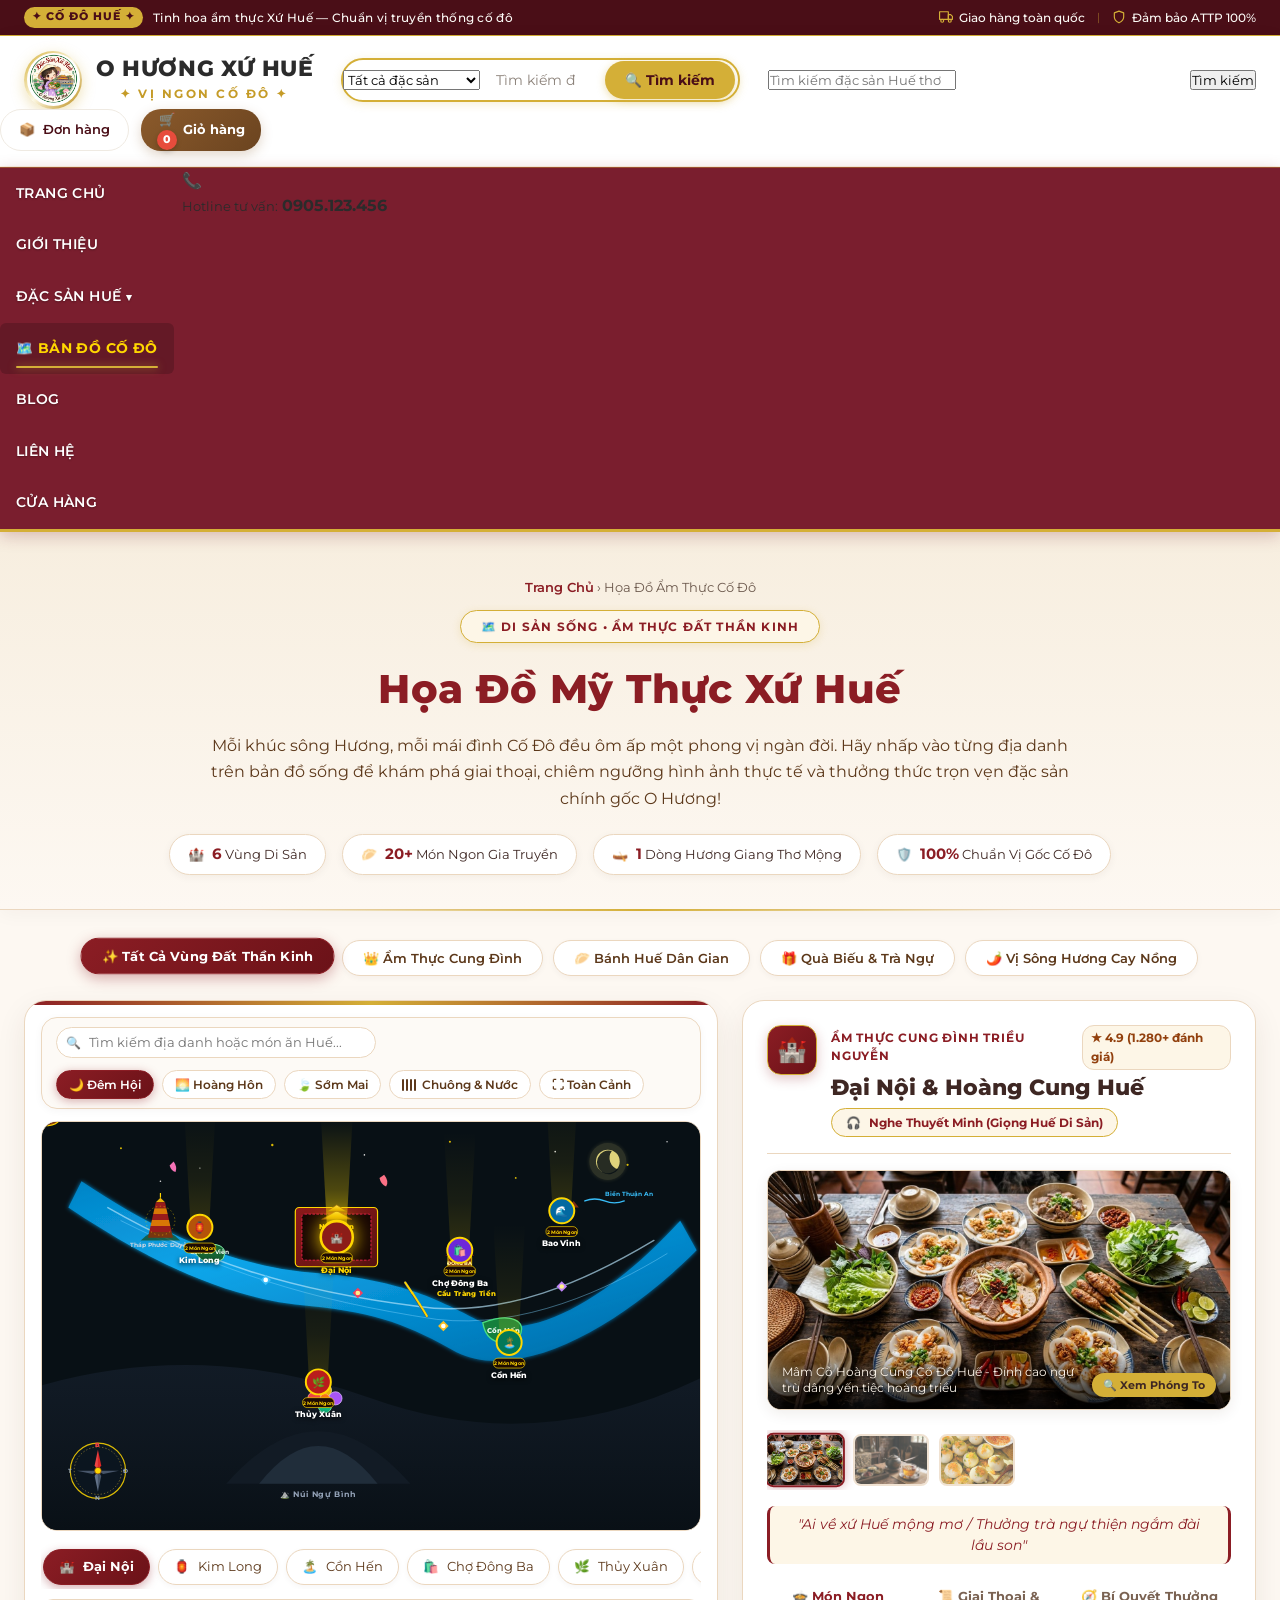
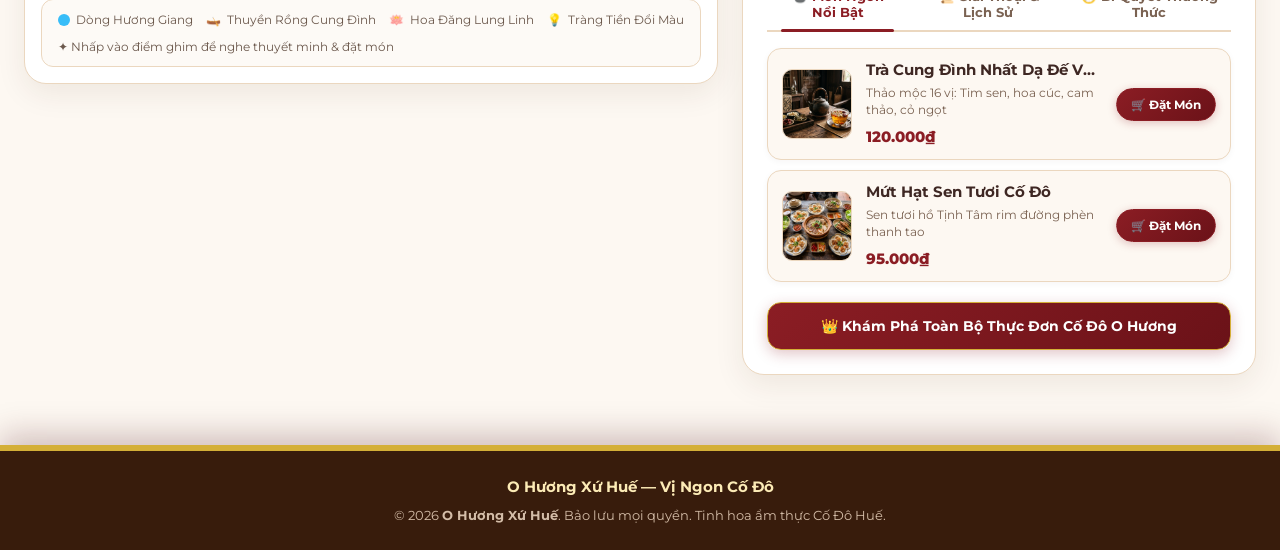
<file: ban-do.html>
﻿<!DOCTYPE html>
<html lang="vi">
<head>
    <meta charset="UTF-8">
    <meta name="viewport" content="width=device-width, initial-scale=1.0">
        <link rel="preconnect" href="https://fonts.googleapis.com">
    <link rel="preconnect" href="https://fonts.gstatic.com" crossorigin>
    <link href="https://fonts.googleapis.com/css2?family=Montserrat:ital,wght@0,300;0,400;0,500;0,600;0,700;0,800;1,400;1,600&family=Playfair+Display:ital,wght@0,600;0,700;0,800;1,600&display=swap" rel="stylesheet">
    <title>Họa Đồ Ẩm Thực Cố Đô - Bản Đồ Tương Tác O Hương Xứ Huế</title>
    <link rel="stylesheet" href="style.css">
    <link rel="stylesheet" href="hue-ambient.css?v=3.0.0">
    <link rel="stylesheet" href="hue-food-map.css">
</head>
<body>
    <!-- KHÔNG GIAN HOA VĂN TRỐNG ĐỒNG ĐÔNG SƠN HUẾ XOAY ĐỘNG (ROYAL ROTATING BRONZE DRUM BACKGROUND) -->
    <div class="hue-trong-dong-bg" id="hueTrongDongBg" aria-hidden="true">
        <div class="hue-trong-dong-glow"></div>
        <div class="hue-trong-dong-disc hue-trong-dong-main" title="Hoa văn Trống Đồng Đông Sơn xoay">
            <img src="images/trong-dong-dong-son.svg" alt="Hoa văn Trống Đồng Đông Sơn Cố Đô" loading="eager">
        </div>
    </div>

    <!-- THANH TIỆN ÍCH TRÊN CÙNG (TOP ANNOUNCEMENT BAR) -->
    <div class="top-announcement-bar">
        <div class="top-bar-container">
            <div class="top-bar-left">
                <span class="top-tag">✦ CỐ ĐÔ HUẾ ✦</span>
                <span class="top-text">Tinh hoa ẩm thực Xứ Huế — Chuẩn vị truyền thống cố đô</span>
            </div>
            <div class="top-bar-right">
                <span class="top-feature">
                    <svg width="14" height="14" viewBox="0 0 24 24" fill="none" stroke="currentColor" stroke-width="2" stroke-linecap="round" stroke-linejoin="round"><rect x="1" y="3" width="15" height="13"></rect><polygon points="16 8 20 8 23 11 23 16 16 16 8"></polygon><circle cx="5.5" cy="18.5" r="2.5"></circle><circle cx="18.5" cy="18.5" r="2.5"></circle></svg>
                    Giao hàng toàn quốc
                </span>
                <span class="top-sep">|</span>
                <span class="top-feature">
                    <svg width="14" height="14" viewBox="0 0 24 24" fill="none" stroke="currentColor" stroke-width="2" stroke-linecap="round" stroke-linejoin="round"><path d="M12 22s8-4 8-10V5l-8-3-8 3v7c0 6 8 10 8 10z"></path></svg>
                    Đảm bảo ATTP 100%
                </span>
            </div>
        </div>
    </div>

    <!-- THÔNG TIN HEADER CHÍNH -->
    <header class="main-header">
        <div class="header-container">
            <!-- LOGO THƯƠNG HIỆU -->
            <a href="index.html" class="logo-brand" title="Trang chủ O Hương Xứ Huế">
                <div class="logo-img-wrapper">
                    <img src="images/logo.jpg" alt="Logo O Hương Xứ Huế">
                </div>
                <div class="logo-text">
                    <h1>O Hương Xứ Huế</h1>
                    <p><span>✦</span> Vị Ngon Cố Đô <span>✦</span></p>
                </div>
            </a>

            <!-- KHUNG TÌM KIẾM SANG TRỌNG -->
                        <div class="search-bar">
                <select id="headerCategorySelect">
                    <option value="">Tất cả đặc sản</option>
                    <option value="ban-chay">🔥 Bán chạy nhất</option>
                    <option value="Bánh">Bánh Huế</option>
                    <option value="Mè Xửng">Mè Xửng &amp; Kẹo</option>
                    <option value="Trà">Trà Cung Đình</option>
                    <option value="Mắm">Mắm Cố Đô</option>
                    <option value="Ăn Vặt">Đồ Ăn Vặt</option>
                </select>
                <input type="search" id="headerSearchInput" placeholder="Tìm kiếm đặc sản Huế thơm ngon...">
                <button type="button" id="headerSearchBtn">🔍 Tìm kiếm</button>
            </div>
                <div class="search-input-wrapper">
                    <input type="search" placeholder="Tìm kiếm đặc sản Huế thơm ngon...">
                </div>
                <button type="button" title="Tìm kiếm">
                    <span>Tìm kiếm</span>
                </button>
            </div>

            <!-- CỤM NÚT HÀNH ĐỘNG -->
            <div class="header-actions">
                <a href="don-hang.html" class="header-action-btn header-orders-btn" title="Kiểm tra trạng thái đơn hàng">
                    <span class="action-icon">📦</span>
                    <span class="action-text">Đơn hàng</span>
                </a>
                <a href="gio-hang.html" class="header-action-btn header-cart-action" title="Xem giỏ hàng đặc sản">
                    <div class="cart-icon-wrapper">
                        <span class="action-icon">🛒</span>
                        <span class="cart-count-badge" id="headerCartCount">0</span>
                    </div>
                    <span class="action-text">Giỏ hàng</span>
                </a>
            </div>
        </div>
    </header>

    <!-- THANH MENU NGANG -->
    <nav class="main-nav">
        <div class="nav-container">
            <ul class="nav-menu-list">
                <li><a href="index.html">TRANG CHỦ</a></li>
                <li><a href="gioi-thieu.html">GIỚI THIỆU</a></li>
                            <li class="has-dropdown nav-item-dacsan">
                <a href="dac-san.html" class="nav-dacsan-btn">
                    Đặc Sản Huế <span class="nav-dropdown-caret">▾</span>
                </a>
                <div class="nav-dropdown-mega">
                    <div class="dropdown-header-bar">
                        <div class="dropdown-header-title">
                            <span>DANH MỤC ĐẶC SẢN</span>
                        </div>
                        <span class="dropdown-header-badge">CỐ ĐÔ</span>
                    </div>
                    <ul class="dropdown-category-list">
                        <li class="dropdown-category-item has-flyout">
                            <a href="dac-san.html?cat=banh-ep-hue" class="dropdown-category-link">
                                <span class="dropdown-cat-left">
                                    <span class="dropdown-cat-name">Bánh Ép Huế (Khô, Dẻo, Thuận An)</span>
                                </span>
                                <span class="dropdown-cat-right">
                                    <span class="sidebar-item-badge badge-0">BÁN CHẠY</span>
                                    <span class="dropdown-cat-arrow">›</span>
                                </span>
                            </a>
                            <ul class="flyout-submenu">
                                <li><a href="dac-san.html?cat=banh-ep-kho">Bánh Ép Khô Huế</a></li>
                                <li><a href="dac-san.html?cat=banh-ep-deo">Bánh Ép Dẻo Huế</a></li>
                                <li><a href="dac-san.html?cat=banh-ep-thuan-an">Bánh Ép Thuận An</a></li>
                                <li><a href="dac-san.html?cat=banh-beo-nam-loc">Bánh Bèo, Bánh Nậm, Bánh Lọc</a></li>
                                <li class="flyout-view-all"><a href="dac-san.html?cat=banh-ep-hue">Xem tất cả Bánh Huế &rarr;</a></li>
                            </ul>
                        </li>
                        <li class="dropdown-category-item has-flyout">
                            <a href="dac-san.html?cat=mam-hue" class="dropdown-category-link">
                                <span class="dropdown-cat-left">
                                    <span class="dropdown-cat-name">Mắm Huế (Tôm Chua, Ruốc, Nêm, Cá Rò, Sò)</span>
                                </span>
                                <span class="dropdown-cat-right">
                                    <span class="sidebar-item-badge badge-1">CHÍNH GỐC</span>
                                    <span class="dropdown-cat-arrow">›</span>
                                </span>
                            </a>
                            <ul class="flyout-submenu">
                                <li><a href="dac-san.html?cat=mam-tom-chua">Mắm Tôm Chua Thượng Hạng</a></li>
                                <li><a href="dac-san.html?cat=mam-ruoc-hue">Mắm Ruốc Huế Gia Truyền</a></li>
                                <li><a href="dac-san.html?cat=mam-nem-ca-ro">Mắm Nêm &amp; Mắm Cá Rò</a></li>
                                <li><a href="dac-san.html?cat=mam-so">Mắm Sò Lăng Cô</a></li>
                                <li class="flyout-view-all"><a href="dac-san.html?cat=mam-hue">Xem tất cả Mắm Huế &rarr;</a></li>
                            </ul>
                        </li>
                        <li class="dropdown-category-item has-flyout">
                            <a href="dac-san.html?cat=tra-hue" class="dropdown-category-link">
                                <span class="dropdown-cat-left">
                                    <span class="dropdown-cat-name">Trà Cung Đình &amp; Trà Sen Huế</span>
                                </span>
                                <span class="dropdown-cat-right">
                                    <span class="sidebar-item-badge badge-2">THẢO MỘC</span>
                                    <span class="dropdown-cat-arrow">›</span>
                                </span>
                            </a>
                            <ul class="flyout-submenu">
                                <li><a href="dac-san.html?cat=tra-cung-dinh">Trà Cung Đình 16 Vị Thảo Mộc</a></li>
                                <li><a href="dac-san.html?cat=tra-sen-hue">Trà Sen Hồ Tịnh Tâm</a></li>
                                <li><a href="dac-san.html?cat=ca-phe-muoi">Cà Phê Muối Đặc Sản Xứ Huế</a></li>
                                <li class="flyout-view-all"><a href="dac-san.html?cat=tra-hue">Xem tất cả Trà Huế &rarr;</a></li>
                            </ul>
                        </li>
                        <li class="dropdown-category-item has-flyout">
                            <a href="dac-san.html?cat=keo-hue" class="dropdown-category-link">
                                <span class="dropdown-cat-left">
                                    <span class="dropdown-cat-name">Kẹo Huế (Mè Xửng, Kẹo Gừng, Đậu Phộng)</span>
                                </span>
                                <span class="dropdown-cat-right">
                                    <span class="sidebar-item-badge badge-3">NGỰ THIỆN</span>
                                    <span class="dropdown-cat-arrow">›</span>
                                </span>
                            </a>
                            <ul class="flyout-submenu">
                                <li><a href="dac-san.html?cat=me-xung-deo">Mè Xửng Dẻo Kim Long Truyền Thống</a></li>
                                <li><a href="dac-san.html?cat=me-xung-gion">Mè Xửng Giòn, Kẹo Mè Đen</a></li>
                                <li><a href="dac-san.html?cat=keo-gung-dau-phong">Kẹo Gừng, Kẹo Đậu Phộng Hoàng Gia</a></li>
                                <li class="flyout-view-all"><a href="dac-san.html?cat=keo-hue">Xem tất cả Kẹo Huế &rarr;</a></li>
                            </ul>
                        </li>
                        <li class="dropdown-category-item has-flyout">
                            <a href="dac-san.html?cat=tre-hue" class="dropdown-category-link">
                                <span class="dropdown-cat-left">
                                    <span class="dropdown-cat-name">Tré Bò &amp; Tré Heo Xứ Huế</span>
                                </span>
                                <span class="dropdown-cat-right">
                                    <span class="dropdown-cat-arrow">›</span>
                                </span>
                            </a>
                            <ul class="flyout-submenu">
                                <li><a href="dac-san.html?cat=tre-bo">Tré Bò Cố Đô Truyền Thống</a></li>
                                <li><a href="dac-san.html?cat=tre-heo">Tré Heo Rơm Xứ Huế</a></li>
                                <li><a href="dac-san.html?cat=tre-thap-cam">Tré Thập Cẩm Ăn Liền</a></li>
                                <li class="flyout-view-all"><a href="dac-san.html?cat=tre-hue">Xem tất cả Tré Huế &rarr;</a></li>
                            </ul>
                        </li>
                        <li class="dropdown-category-item has-flyout">
                            <a href="dac-san.html?cat=hat-sen-hue" class="dropdown-category-link">
                                <span class="dropdown-cat-left">
                                    <span class="dropdown-cat-name">Hạt Sen Huế (Khô, Tươi, Sấy, Mứt)</span>
                                </span>
                                <span class="dropdown-cat-right">
                                    <span class="dropdown-cat-arrow">›</span>
                                </span>
                            </a>
                            <ul class="flyout-submenu">
                                <li><a href="dac-san.html?cat=hat-sen-kho">Hạt Sen Khô Hồ Tịnh Tâm</a></li>
                                <li><a href="dac-san.html?cat=hat-sen-tuoi">Hạt Sen Tươi Bóc Vỏ</a></li>
                                <li><a href="dac-san.html?cat=hat-sen-say-gion">Hạt Sen Sấy Giòn Ăn Liền</a></li>
                                <li><a href="dac-san.html?cat=mut-hat-sen">Mứt Hạt Sen Hoàng Cung</a></li>
                                <li class="flyout-view-all"><a href="dac-san.html?cat=hat-sen-hue">Xem tất cả Hạt Sen Huế &rarr;</a></li>
                            </ul>
                        </li>
                        <li class="dropdown-category-item has-flyout">
                            <a href="dac-san.html?cat=nem-chua-hue" class="dropdown-category-link">
                                <span class="dropdown-cat-left">
                                    <span class="dropdown-cat-name">Nem Chua Huế (Nem Thịt, Nem Tré, Nem Bò)</span>
                                </span>
                                <span class="dropdown-cat-right">
                                    <span class="dropdown-cat-arrow">›</span>
                                </span>
                            </a>
                            <ul class="flyout-submenu">
                                <li><a href="dac-san.html?cat=nem-chua-lang-sinh">Nem Chua Làng Sình Truyền Thống</a></li>
                                <li><a href="dac-san.html?cat=nem-bo">Nem Bò Cố Đô Cay Nồng</a></li>
                                <li><a href="dac-san.html?cat=cha-cua-cha-bo">Chả Cua &amp; Chả Bò Cố Đô</a></li>
                                <li class="flyout-view-all"><a href="dac-san.html?cat=nem-chua-hue">Xem tất cả Nem Chua Huế &rarr;</a></li>
                            </ul>
                        </li>
                    </ul>
                </div>
            </li>
                <li><a href="ban-do.html" class="active" style="color: #ffd700; font-weight: 700;">🗺️ BẢN ĐỒ CỐ ĐÔ</a></li>
                <li><a href="blog.html">BLOG</a></li>
                <li><a href="lien-he.html">LIÊN HỆ</a></li>
                <li><a href="cua-hang.html">CỬA HÀNG</a></li>
            </ul>
            <div class="nav-hotline-btn">
                <span class="hotline-icon">📞</span>
                <div class="hotline-text">
                    <small>Hotline tư vấn:</small>
                    <strong>0905.123.456</strong>
                </div>
            </div>
        </div>
    </nav>

    <!-- ========================================================== -->
    <!-- NỘI DUNG TRANG BẢN ĐỒ TƯƠNG TÁC ĐỘC LẬP SỐNG ĐỘNG -->
    <!-- ========================================================== -->
    <div class="hue-map-page-wrapper">
        
        <!-- Hero giới thiệu bản đồ -->
        <section class="hue-map-hero-banner">
            <nav class="hue-map-breadcrumb">
                <a href="index.html">Trang Chủ</a> &rsaquo; <span>Họa Đồ Ẩm Thực Cố Đô</span>
            </nav>
            <span class="hue-hero-badge-tag">🗺️ Di Sản Sống • Ẩm Thực Đất Thần Kinh</span>
            <h1 class="hue-map-hero-title">Họa Đồ Mỹ Thực Xứ Huế</h1>
            <p class="hue-map-hero-sub">
                Mỗi khúc sông Hương, mỗi mái đình Cố Đô đều ôm ấp một phong vị ngàn đời. Hãy nhấp vào từng địa danh trên bản đồ sống để khám phá giai thoại, chiêm ngưỡng hình ảnh thực tế và thưởng thức trọn vẹn đặc sản chính gốc O Hương!
            </p>

            <div class="hue-map-stats-bar">
                <div class="hue-stat-badge">
                    <span>🏰</span>
                    <span><strong>6</strong> Vùng Di Sản</span>
                </div>
                <div class="hue-stat-badge">
                    <span>🥟</span>
                    <span><strong>20+</strong> Món Ngon Gia Truyền</span>
                </div>
                <div class="hue-stat-badge">
                    <span>🛶</span>
                    <span><strong>1</strong> Dòng Hương Giang Thơ Mộng</span>
                </div>
                <div class="hue-stat-badge">
                    <span>🛡️</span>
                    <span><strong>100%</strong> Chuẩn Vị Gốc Cố Đô</span>
                </div>
            </div>
        </section>

        <!-- Bộ lọc phân vùng và bản đồ chính -->
        <div class="hue-map-container-main">
            
            <div class="hue-map-filter-bar">
                <button type="button" class="hue-filter-pill active" data-filter="all">✨ Tất Cả Vùng Đất Thần Kinh</button>
                <button type="button" class="hue-filter-pill" data-filter="cungdinh">👑 Ẩm Thực Cung Đình</button>
                <button type="button" class="hue-filter-pill" data-filter="banh">🥟 Bánh Huế Dân Gian</button>
                <button type="button" class="hue-filter-pill" data-filter="quabieu">🎁 Quà Biếu & Trà Ngự</button>
                <button type="button" class="hue-filter-pill" data-filter="dangian">🌶️ Vị Sông Hương Cay Nồng</button>
            </div>

            <div class="hue-map-grid-view">
                
                <!-- CỘT 1: HỌA ĐỒ CỐ ĐÔ SỐNG ĐỘNG (LIVING SVG MAP CANVAS) -->
                <div class="hue-living-map-box" id="livingMapContainer" data-theme="night">
                    
                    <!-- THANH ĐIỀU KHIỂN THÔNG MINH NỔI (HUD TOOLBAR) -->
                    <div class="hue-map-hud-bar">
                        <div class="hue-map-hud-search">
                            <input type="text" id="mapSearchInput" placeholder="Tìm kiếm địa danh hoặc món ăn Huế..." autocomplete="off">
                        </div>
                        <div class="hue-map-hud-actions">
                            <button type="button" class="hue-hud-btn active" id="btnThemeNight" data-theme="night" title="Chế độ Đêm Hoa Đăng Lung Linh">
                                🌙 Đêm Hội
                            </button>
                            <button type="button" class="hue-hud-btn" id="btnThemeSunset" data-theme="sunset" title="Chế độ Hoàng Hôn Chiều Tà">
                                🌅 Hoàng Hôn
                            </button>
                            <button type="button" class="hue-hud-btn" id="btnThemeDay" data-theme="day" title="Chế độ Sớm Mai Cố Đô">
                                🍃 Sớm Mai
                            </button>
                            <button type="button" class="hue-hud-btn" id="btnMapSoundToggle" title="Bật/Tắt chuông Cố Đô & tiếng sóng nước">
                                <span class="audio-equalizer" id="hudAudioEq">
                                    <span></span><span></span><span></span><span></span>
                                </span>
                                <span id="hudAudioText">Chuông & Nước</span>
                            </button>
                            <button type="button" class="hue-hud-btn" id="btnMapReset" title="Đặt lại góc nhìn toàn cảnh">
                                ⛶ Toàn Cảnh
                            </button>
                        </div>
                    </div>

                    <!-- KHUNG SVG NGHỆ THUẬT SỐNG ĐỘNG (1000x620) -->
                    <div class="hue-map-svg-wrap" id="mapSvgViewport">
                        <svg class="hue-map-svg-element" id="hueMapSvg" viewBox="0 0 1000 620" xmlns="http://www.w3.org/2000/svg">
                            <defs>
                                <linearGradient id="riverGradLive" x1="0%" y1="0%" x2="100%" y2="100%">
                                    <stop offset="0%" stop-color="#0284c7" stop-opacity="0.95"/>
                                    <stop offset="35%" stop-color="#0ea5e9" stop-opacity="1"/>
                                    <stop offset="70%" stop-color="#0284c7" stop-opacity="0.95"/>
                                    <stop offset="100%" stop-color="#0369a1" stop-opacity="0.9"/>
                                </linearGradient>

                                <linearGradient id="mountainGradLive" x1="0%" y1="0%" x2="0%" y2="100%">
                                    <stop offset="0%" stop-color="#1e293b" stop-opacity="0.8"/>
                                    <stop offset="100%" stop-color="#0a1017" stop-opacity="0.98"/>
                                </linearGradient>

                                <linearGradient id="citadelWallGrad" x1="0%" y1="0%" x2="100%" y2="100%">
                                    <stop offset="0%" stop-color="#b91c1c" stop-opacity="0.75"/>
                                    <stop offset="100%" stop-color="#5c1111" stop-opacity="0.9"/>
                                </linearGradient>

                                <linearGradient id="yellowTileGrad" x1="0%" y1="0%" x2="0%" y2="100%">
                                    <stop offset="0%" stop-color="#fef08a"/>
                                    <stop offset="60%" stop-color="#eab308"/>
                                    <stop offset="100%" stop-color="#a16207"/>
                                </linearGradient>

                                <radialGradient id="goldPulseLive" cx="50%" cy="50%" r="50%">
                                    <stop offset="0%" stop-color="#ffd700" stop-opacity="0.95"/>
                                    <stop offset="100%" stop-color="#d4af37" stop-opacity="0"/>
                                </radialGradient>

                                <linearGradient id="beaconGrad" x1="0%" y1="100%" x2="0%" y2="0%">
                                    <stop offset="0%" stop-color="#ffd700" stop-opacity="0.85"/>
                                    <stop offset="40%" stop-color="#ffd700" stop-opacity="0.35"/>
                                    <stop offset="100%" stop-color="#ffd700" stop-opacity="0"/>
                                </linearGradient>

                                <filter id="glowLive" x="-20%" y="-20%" width="140%" height="140%">
                                    <feGaussianBlur stdDeviation="3.5" result="blur" />
                                    <feComposite in="SourceGraphic" in2="blur" operator="over" />
                                </filter>
                            </defs>

                            <!-- NỀN BẢN ĐỒ CỐ ĐÔ -->
                            <rect width="1000" height="620" fill="#081015" rx="16"/>

                            <!-- BẦU TRỜI ĐÊM & SAO NHẤP NHÁY -->
                            <g class="starfield" opacity="0.85">
                                <circle class="twinkle-star" cx="120" cy="40" r="1.5" fill="#ffd700"/>
                                <circle class="twinkle-star" cx="240" cy="70" r="1" fill="#ffffff"/>
                                <circle class="twinkle-star" cx="350" cy="35" r="1.8" fill="#ffd700"/>
                                <circle class="twinkle-star" cx="490" cy="50" r="1.2" fill="#ffffff"/>
                                <circle class="twinkle-star" cx="620" cy="30" r="1.6" fill="#ffd700"/>
                                <circle class="twinkle-star" cx="780" cy="45" r="1.3" fill="#ffffff"/>
                                <circle class="twinkle-star" cx="890" cy="65" r="1.7" fill="#ffd700"/>
                                <circle class="twinkle-star" cx="950" cy="30" r="1.1" fill="#ffffff"/>
                                <circle class="twinkle-star" cx="180" cy="90" r="1.2" fill="#ffffff"/>
                                <circle class="twinkle-star" cx="720" cy="85" r="1.4" fill="#ffd700"/>
                            </g>

                            <!-- VẦNG TRĂNG HOÀNG CUNG -->
                            <g transform="translate(860, 60)">
                                <circle cx="0" cy="0" r="28" fill="#fef08a" opacity="0.15" filter="url(#glowLive)"/>
                                <circle cx="0" cy="0" r="18" fill="#fef08a" opacity="0.85"/>
                                <path d="M 6 -16 A 18 18 0 0 0 16 12 A 18 18 0 1 1 6 -16 Z" fill="#081015" opacity="0.85"/>
                            </g>

                            <!-- DÃY NÚI NGỰ BÌNH & ĐỒI HÀ KHÊ -->
                            <path d="M 0 400 Q 250 330, 500 420 T 1000 390 L 1000 620 L 0 620 Z" fill="url(#mountainGradLive)" opacity="0.55"/>
                            <path d="M 280 550 Q 420 390, 560 550 Z" fill="#131c26" opacity="0.9"/>
                            <path d="M 330 550 Q 420 435, 510 550 Z" fill="#253342" opacity="0.75"/>
                            <text x="420" y="570" fill="#94a3b8" font-size="12" font-weight="700" text-anchor="middle" letter-spacing="1">⛰️ Núi Ngự Bình</text>

                            <!-- DÒNG SÔNG HƯƠNG UỐN LƯỢN -->
                            <path id="perfumeRiverPath" 
                                  d="M 60 90 
                                     C 180 170, 290 220, 420 230 
                                     C 550 240, 610 275, 660 300 
                                     C 740 340, 860 270, 970 150 
                                     L 995 195 
                                     C 870 320, 720 395, 630 350 
                                     C 560 310, 510 290, 410 280 
                                     C 280 270, 160 210, 40 130 Z" 
                                  fill="url(#riverGradLive)" filter="url(#glowLive)"/>

                            <!-- SÓNG NƯỚC SÔNG HƯƠNG CHUYỂN ĐỘNG -->
                            <path d="M 100 130 C 240 210, 370 255, 570 280 C 700 300, 830 240, 930 180" 
                                  fill="none" stroke="#bae6fd" stroke-width="2.2" stroke-linecap="round" opacity="0.65" class="river-flow-line"/>
                            <path d="M 120 150 C 270 225, 400 270, 600 300 C 730 315, 860 255, 950 200" 
                                  fill="none" stroke="#7dd3fc" stroke-width="1.5" stroke-linecap="round" opacity="0.45" class="river-flow-line" style="animation-duration: 13s;"/>

                            <!-- CỒN HẾN & CỒN DÃ VIÊN -->
                            <path d="M 670 305 C 710 290, 740 300, 725 328 C 705 342, 675 338, 670 305 Z" fill="#15803d" stroke="#4ade80" stroke-width="2"/>
                            <text x="702" y="320" fill="#f0fdf4" font-size="10" font-weight="800" text-anchor="middle">Cồn Hến</text>

                            <path d="M 230 190 C 265 180, 285 188, 275 208 C 260 218, 235 214, 230 190 Z" fill="#166534" stroke="#86efac" stroke-width="1.5"/>
                            <text x="255" y="201" fill="#f0fdf4" font-size="9" font-weight="700" text-anchor="middle">Cồn Dã Viên</text>

                            <!-- CẦU TRÀNG TIỀN ĐỔI MÀU LED -->
                            <g stroke="#ffd700" stroke-width="3" stroke-linecap="round">
                                <line x1="552" y1="244" x2="585" y2="295" stroke="#475569" stroke-width="4"/>
                                <path class="trang-tien-lights" d="M 552 244 Q 558 253, 563 260" fill="none"/>
                                <path class="trang-tien-lights" d="M 563 260 Q 569 269, 574 277" fill="none"/>
                                <path class="trang-tien-lights" d="M 574 277 Q 580 286, 585 295" fill="none"/>
                            </g>
                            <text x="600" y="265" fill="#ffd700" font-size="10.5" font-weight="800" letter-spacing="0.5">Cầu Tràng Tiền</text>

                            <!-- ĐẠI NỘI HOÀNG CUNG -->
                            <rect x="385" y="130" width="125" height="90" fill="url(#citadelWallGrad)" stroke="#ffd700" stroke-width="1.8" rx="6"/>
                            <rect x="395" y="140" width="105" height="70" fill="#170603" stroke="#e11d48" stroke-width="1.5" stroke-dasharray="4 2" rx="4"/>
                            <rect x="442" y="195" width="12" height="6" fill="#ffd700" rx="1"/>
                            <line x1="448" y1="175" x2="448" y2="195" stroke="#ffd700" stroke-width="2"/>
                            <polygon points="448,175 460,181 448,187" fill="#e11d48"/>
                            <polygon points="448,135 425,148 471,148" fill="url(#yellowTileGrad)" stroke="#78350f" stroke-width="1"/>
                            <polygon points="448,126 433,136 463,136" fill="url(#yellowTileGrad)" stroke="#78350f" stroke-width="1"/>
                            <text x="448" y="163" fill="#ffd700" font-size="10" font-weight="800" text-anchor="middle">Ngọ Môn</text>

                            <!-- CHÙA THIÊN MỤ (THÁP PHƯỚC DUYÊN 7 TẦNG) -->
                            <g transform="translate(180, 140)">
                                <path d="M -30 40 Q 0 10, 30 40 Z" fill="#14532d" opacity="0.8"/>
                                <polygon points="0,-25 -7,-18 7,-18" fill="#eab308"/>
                                <polygon points="-7,-18 -9,-9 9,-9 7,-18" fill="#991b1b"/>
                                <polygon points="-9,-9 -11,0 11,0 9,-9" fill="#d97706"/>
                                <polygon points="-11,0 -13,9 13,9 11,0" fill="#991b1b"/>
                                <polygon points="-13,9 -15,18 15,18 13,9" fill="#d97706"/>
                                <polygon points="-15,18 -17,27 17,27 15,18" fill="#991b1b"/>
                                <polygon points="-17,27 -19,36 19,36 17,27" fill="#78350f"/>
                                <line x1="0" y1="-32" x2="0" y2="-25" stroke="#ffd700" stroke-width="1.8"/>
                                <circle cx="0" cy="10" r="22" fill="none" stroke="#ffd700" stroke-width="1" stroke-dasharray="2 4" opacity="0.7"/>
                                <text x="0" y="50" fill="#cbd5e1" font-size="9" font-weight="700" text-anchor="middle">Tháp Phước Duyên</text>
                            </g>

                            <!-- LÀNG HƯƠNG THỦY XUÂN -->
                            <g transform="translate(430, 420)">
                                <circle cx="-16" cy="0" r="10" fill="#ef4444" stroke="#fca5a5" stroke-width="1.2"/>
                                <circle cx="0" cy="-12" r="10" fill="#eab308" stroke="#fef08a" stroke-width="1.2"/>
                                <circle cx="16" cy="0" r="10" fill="#a855f7" stroke="#d8b4fe" stroke-width="1.2"/>
                                <circle cx="0" cy="12" r="10" fill="#10b981" stroke="#86efac" stroke-width="1.2"/>
                                <circle cx="0" cy="0" r="7" fill="#f97316" stroke="#fdba74" stroke-width="1"/>
                            </g>

                            <!-- CHỢ ĐÔNG BA -->
                            <g transform="translate(635, 215)">
                                <rect x="-18" y="-12" width="36" height="20" fill="#7c2d12" stroke="#ffd700" stroke-width="1.2" rx="2"/>
                                <polygon points="-22,-12 0,-24 22,-12" fill="#b91c1c"/>
                                <text x="0" y="2" fill="#fef08a" font-size="8" font-weight="800" text-anchor="middle">ĐÔNG BA</text>
                            </g>

                            <!-- PHỐ CỔ BAO VINH -->
                            <g transform="translate(800, 130)">
                                <polygon points="-16,0 -8,-10 0,0" fill="#9a3412"/>
                                <polygon points="0,0 8,-10 16,0" fill="#7c2d12"/>
                                <path d="M 25 -10 Q 40 -16, 55 -10 Q 70 -4, 85 -10" fill="none" stroke="#38bdf8" stroke-width="2" stroke-linecap="round"/>
                                <text x="55" y="-18" fill="#38bdf8" font-size="8.5" font-weight="700">Biển Thuận An</text>
                            </g>

                            <!-- HOA ĐĂNG BỒNG BỀNH -->
                            <g class="floating-lantern" transform="translate(480, 260)">
                                <polygon points="0,-8 8,0 0,8 -8,0" fill="#f43f5e"/>
                                <circle cx="0" cy="0" r="3.5" fill="#fef08a"/>
                            </g>
                            <g class="floating-lantern" transform="translate(610, 310)">
                                <polygon points="0,-8 8,0 0,8 -8,0" fill="#fbbf24"/>
                                <circle cx="0" cy="0" r="3.5" fill="#ffffff"/>
                            </g>
                            <g class="floating-lantern" transform="translate(790, 250)">
                                <polygon points="0,-8 8,0 0,8 -8,0" fill="#c084fc"/>
                                <circle cx="0" cy="0" r="3.5" fill="#fef08a"/>
                            </g>
                            <g class="floating-lantern" transform="translate(340, 240)">
                                <polygon points="0,-8 8,0 0,8 -8,0" fill="#38bdf8"/>
                                <circle cx="0" cy="0" r="3.5" fill="#ffffff"/>
                            </g>

                            <!-- CÁNH HOA SEN RƠI LƯỢN -->
                            <path class="floating-petal" d="M 200 60 Q 206 68, 203 76 Q 196 74, 194 66 Z" fill="#f472b6"/>
                            <path class="floating-petal" d="M 520 80 Q 528 90, 523 98 Q 515 95, 513 85 Z" fill="#fb7185"/>

                            <!-- THUYỀN RỒNG CUNG ĐÌNH CHÈO LƯỚT -->
                            <g class="dragon-boat-sail">
                                <path d="M -22 3 Q -34 8, -42 5" stroke="#e0f2fe" stroke-width="2" fill="none" opacity="0.75"/>
                                <path d="M -18 0 C -12 8, 16 8, 24 0 C 16 -5, -12 -5, -18 0 Z" fill="#92400e" stroke="#ffd700" stroke-width="1.8"/>
                                <path d="M 24 0 Q 30 -8, 26 -12 Q 22 -10, 20 -4" fill="#dc2626" stroke="#ffd700" stroke-width="1.2"/>
                                <rect x="-6" y="-9" width="16" height="7" fill="#ffd700" rx="1.5"/>
                                <circle cx="2" cy="-5.5" r="2" fill="#8c1d18"/>
                            </g>

                            <!-- LA BÀN HOÀNG GIA -->
                            <g id="royalCompass" transform="translate(85, 530)">
                                <circle cx="0" cy="0" r="42" fill="#0b1620" stroke="#ffd700" stroke-width="1.8" opacity="0.85"/>
                                <circle cx="0" cy="0" r="36" fill="none" stroke="#d4af37" stroke-width="0.8" stroke-dasharray="2 3"/>
                                <polygon points="0,-32 5,-8 0,0" fill="#dc2626"/>
                                <polygon points="0,-32 -5,-8 0,0" fill="#ef4444"/>
                                <polygon points="0,32 5,8 0,0" fill="#475569"/>
                                <polygon points="0,32 -5,8 0,0" fill="#64748b"/>
                                <polygon points="32,0 8,5 0,0" fill="#475569"/>
                                <polygon points="-32,0 -8,5 0,0" fill="#475569"/>
                                <circle cx="0" cy="0" r="5" fill="#ffd700" stroke="#78350f" stroke-width="1"/>
                                <text x="0" y="-36" fill="#ef4444" font-size="9" font-weight="900" text-anchor="middle">B</text>
                                <text x="0" y="44" fill="#94a3b8" font-size="8.5" font-weight="700" text-anchor="middle">N</text>
                                <text x="42" y="3" fill="#94a3b8" font-size="8.5" font-weight="700" text-anchor="middle">Đ</text>
                                <text x="-42" y="3" fill="#94a3b8" font-size="8.5" font-weight="700" text-anchor="middle">T</text>
                            </g>

                            <!-- 6 ĐIỂM GHIM HOÀNG GIA (LUXURY SHIELD PINS) -->
                            <g transform="translate(448, 175)" class="hue-map-pin hue-map-pin-group active" data-spot="dainoi">
                                <polygon class="hue-pin-beacon" points="-14,0 14,0 24,-180 -24,-180" fill="url(#beaconGrad)"/>
                                <circle class="hue-pin-pulse-wave" cx="0" cy="0" r="18" fill="url(#goldPulseLive)"/>
                                <circle class="hue-pin-core" cx="0" cy="0" r="19" fill="#8c1d18" stroke="#ffd700" stroke-width="3"/>
                                <text x="0" y="6" font-size="16" text-anchor="middle">🏰</text>
                                <rect x="-24" y="24" width="48" height="15" rx="7" fill="#1c0a03" stroke="#ffd700" stroke-width="1"/>
                                <text class="hue-pin-dish-count" x="0" y="35">2 Món Ngon</text>
                                <text class="hue-pin-text" x="0" y="54" text-anchor="middle">Đại Nội</text>
                            </g>

                            <g transform="translate(240, 160)" class="hue-map-pin hue-map-pin-group" data-spot="kimlong">
                                <polygon class="hue-pin-beacon" points="-14,0 14,0 24,-180 -24,-180" fill="url(#beaconGrad)"/>
                                <circle class="hue-pin-pulse-wave" cx="0" cy="0" r="18" fill="url(#goldPulseLive)"/>
                                <circle class="hue-pin-core" cx="0" cy="0" r="19" fill="#b45309" stroke="#ffd700" stroke-width="3"/>
                                <text x="0" y="6" font-size="16" text-anchor="middle">🏮</text>
                                <rect x="-24" y="24" width="48" height="15" rx="7" fill="#1c0a03" stroke="#ffd700" stroke-width="1"/>
                                <text class="hue-pin-dish-count" x="0" y="35">2 Món Ngon</text>
                                <text class="hue-pin-text" x="0" y="54" text-anchor="middle">Kim Long</text>
                            </g>

                            <g transform="translate(710, 335)" class="hue-map-pin hue-map-pin-group" data-spot="conhen">
                                <polygon class="hue-pin-beacon" points="-14,0 14,0 24,-180 -24,-180" fill="url(#beaconGrad)"/>
                                <circle class="hue-pin-pulse-wave" cx="0" cy="0" r="18" fill="url(#goldPulseLive)"/>
                                <circle class="hue-pin-core" cx="0" cy="0" r="19" fill="#047857" stroke="#ffd700" stroke-width="3"/>
                                <text x="0" y="6" font-size="16" text-anchor="middle">🏝️</text>
                                <rect x="-24" y="24" width="48" height="15" rx="7" fill="#1c0a03" stroke="#ffd700" stroke-width="1"/>
                                <text class="hue-pin-dish-count" x="0" y="35">2 Món Ngon</text>
                                <text class="hue-pin-text" x="0" y="54" text-anchor="middle">Cồn Hến</text>
                            </g>

                            <g transform="translate(635, 195)" class="hue-map-pin hue-map-pin-group" data-spot="dongba">
                                <polygon class="hue-pin-beacon" points="-14,0 14,0 24,-180 -24,-180" fill="url(#beaconGrad)"/>
                                <circle class="hue-pin-pulse-wave" cx="0" cy="0" r="18" fill="url(#goldPulseLive)"/>
                                <circle class="hue-pin-core" cx="0" cy="0" r="19" fill="#6d28d9" stroke="#ffd700" stroke-width="3"/>
                                <text x="0" y="6" font-size="16" text-anchor="middle">🛍️</text>
                                <rect x="-24" y="24" width="48" height="15" rx="7" fill="#1c0a03" stroke="#ffd700" stroke-width="1"/>
                                <text class="hue-pin-dish-count" x="0" y="35">2 Món Ngon</text>
                                <text class="hue-pin-text" x="0" y="54" text-anchor="middle">Chợ Đông Ba</text>
                            </g>

                            <g transform="translate(420, 395)" class="hue-map-pin hue-map-pin-group" data-spot="thuyxuan">
                                <polygon class="hue-pin-beacon" points="-14,0 14,0 24,-180 -24,-180" fill="url(#beaconGrad)"/>
                                <circle class="hue-pin-pulse-wave" cx="0" cy="0" r="18" fill="url(#goldPulseLive)"/>
                                <circle class="hue-pin-core" cx="0" cy="0" r="19" fill="#b91c1c" stroke="#ffd700" stroke-width="3"/>
                                <text x="0" y="6" font-size="16" text-anchor="middle">🌿</text>
                                <rect x="-24" y="24" width="48" height="15" rx="7" fill="#1c0a03" stroke="#ffd700" stroke-width="1"/>
                                <text class="hue-pin-dish-count" x="0" y="35">2 Món Ngon</text>
                                <text class="hue-pin-text" x="0" y="54" text-anchor="middle">Thủy Xuân</text>
                            </g>

                            <g transform="translate(790, 135)" class="hue-map-pin hue-map-pin-group" data-spot="baovinh">
                                <polygon class="hue-pin-beacon" points="-14,0 14,0 24,-180 -24,-180" fill="url(#beaconGrad)"/>
                                <circle class="hue-pin-pulse-wave" cx="0" cy="0" r="18" fill="url(#goldPulseLive)"/>
                                <circle class="hue-pin-core" cx="0" cy="0" r="19" fill="#0369a1" stroke="#ffd700" stroke-width="3"/>
                                <text x="0" y="6" font-size="16" text-anchor="middle">🌊</text>
                                <rect x="-24" y="24" width="48" height="15" rx="7" fill="#1c0a03" stroke="#ffd700" stroke-width="1"/>
                                <text class="hue-pin-dish-count" x="0" y="35">2 Món Ngon</text>
                                <text class="hue-pin-text" x="0" y="54" text-anchor="middle">Bao Vinh</text>
                            </g>
                        </svg>
                    </div>

                    <!-- DẢI CHIP NHẢY NHANH ĐỊA DANH (QUICK-JUMP STRIP) -->
                    <div class="hue-quick-jump-strip">
                        <div class="hue-quick-jump-chip active" data-jump="dainoi">
                            <span>🏰</span>
                            <span>Đại Nội</span>
                        </div>
                        <div class="hue-quick-jump-chip" data-jump="kimlong">
                            <span>🏮</span>
                            <span>Kim Long</span>
                        </div>
                        <div class="hue-quick-jump-chip" data-jump="conhen">
                            <span>🏝️</span>
                            <span>Cồn Hến</span>
                        </div>
                        <div class="hue-quick-jump-chip" data-jump="dongba">
                            <span>🛍️</span>
                            <span>Chợ Đông Ba</span>
                        </div>
                        <div class="hue-quick-jump-chip" data-jump="thuyxuan">
                            <span>🌿</span>
                            <span>Thủy Xuân</span>
                        </div>
                        <div class="hue-quick-jump-chip" data-jump="baovinh">
                            <span>🌊</span>
                            <span>Bao Vinh</span>
                        </div>
                    </div>

                    <div class="hue-living-legend">
                        <div class="hue-living-legend-item">
                            <span style="width: 12px; height: 12px; border-radius: 50%; background: #38bdf8; display: inline-block;"></span>
                            <span>Dòng Hương Giang</span>
                        </div>
                        <div class="hue-living-legend-item">
                            <span>🛶</span>
                            <span>Thuyền Rồng Cung Đình</span>
                        </div>
                        <div class="hue-living-legend-item">
                            <span>🪷</span>
                            <span>Hoa Đăng Lung Linh</span>
                        </div>
                        <div class="hue-living-legend-item">
                            <span>💡</span>
                            <span>Tràng Tiền Đổi Màu</span>
                        </div>
                        <span>✦ Nhấp vào điểm ghim để nghe thuyết minh & đặt món</span>
                    </div>
                </div>

                <!-- CỘT 2: THẺ CHI TIẾT ĐỊA DANH CAO CẤP -->
                <div class="hue-landmark-detail-card" id="hueLandmarkCard">
                    
                    <div class="hue-detail-header">
                        <div class="hue-detail-icon-circle" id="mapDetailIcon">🏰</div>
                        <div class="hue-detail-title-block">
                            <div class="hue-detail-top-row">
                                <span class="hue-detail-tagline" id="mapDetailTag">Ẩm Thực Cung Đình Triều Nguyễn</span>
                                <span class="hue-detail-rating" id="mapDetailRating">★ 4.9 (1.280+ đánh giá)</span>
                            </div>
                            <h2 class="hue-detail-title" id="mapDetailTitle">Đại Nội & Hoàng Cung Huế</h2>
                            <button type="button" class="hue-btn-audio-guide" id="btnAudioGuide">
                                <span>🎧</span>
                                <span id="audioGuideLabel">Nghe Thuyết Minh (Giọng Huế Di Sản)</span>
                            </button>
                        </div>
                    </div>

                    <!-- KHUNG ẢNH LỚN PHONG CẢNH THỰC TẾ -->
                    <div class="hue-landmark-photo-banner">
                        <img id="mapDetailPhoto" src="images/codo-main.jpg" alt="Đại Nội Huế" class="hue-landmark-photo-img">
                        <div class="hue-photo-overlay">
                            <span class="hue-photo-caption" id="mapPhotoCaption">Mâm Cỗ Hoàng Cung Cố Đô Huế - Đỉnh cao ngự trù dâng yến tiệc hoàng triều</span>
                            <button type="button" class="hue-btn-view-photo" id="btnViewLandscape">🔍 Xem Phóng To</button>
                        </div>
                    </div>

                    <!-- DẢI THUMBNAIL ĐỔI ẢNH GALLERY -->
                    <div class="hue-gallery-thumbs" id="mapGalleryThumbs">
                        <!-- Render qua JS -->
                    </div>

                    <div class="hue-detail-verse" id="mapDetailVerse">
                        "Ai về xứ Huế mộng mơ / Thưởng trà ngự thiện ngắm đài lầu son"
                    </div>

                    <!-- 3 TAB CHUYỂN ĐỔI THÔNG TIN -->
                    <div class="hue-card-tabs">
                        <button type="button" class="hue-tab-btn active" data-tab="dishes">🍲 Món Ngon Nổi Bật</button>
                        <button type="button" class="hue-tab-btn" data-tab="story">📜 Giai Thoại & Lịch Sử</button>
                        <button type="button" class="hue-tab-btn" data-tab="tips">🧭 Bí Quyết Thưởng Thức</button>
                    </div>

                    <!-- TAB 1: MÓN ĂN -->
                    <div class="hue-tab-pane active" id="paneDishes">
                        <div class="hue-dishes-grid" id="mapDishesGrid">
                            <!-- Render qua JS -->
                        </div>
                    </div>

                    <!-- TAB 2: GIAI THOẠI -->
                    <div class="hue-tab-pane" id="paneStory">
                        <div class="hue-text-content-box" id="mapDetailDesc"></div>
                    </div>

                    <!-- TAB 3: BÍ QUYẾT -->
                    <div class="hue-tab-pane" id="paneTips">
                        <div class="hue-text-content-box" id="mapDetailTips"></div>
                    </div>

                    <div class="hue-detail-actions">
                        <a href="dac-san.html" class="hue-btn-explore-menu">
                            👑 Khám Phá Toàn Bộ Thực Đơn Cố Đô O Hương
                        </a>
                    </div>

                </div>

            </div>

        </div>

    </div>

    <!-- CHÂN TRANG HOÀNG GIA -->
    <footer class="main-footer">
        <div class="footer-bottom-bar" style="text-align: center; padding: 24px; background: #381c0c; color: #ebd7be; border-top: 2px solid #d4af37;">
            <p style="font-size: 15px; font-weight: 700; margin-bottom: 6px; color: #fcebb6;">O Hương Xứ Huế — Vị Ngon Cố Đô</p>
            <p style="font-size: 13px; margin: 0; color: #d4bda8;">&copy; 2026 <strong>O Hương Xứ Huế</strong>. Bảo lưu mọi quyền. Tinh hoa ẩm thực Cố Đô Huế.</p>
        </div>
    </footer>

    <script>
    function updateCartBadge() {
        var cart = [];
        try { cart = JSON.parse(localStorage.getItem('ohx_cart')) || []; } catch(e){}
        var total = cart.reduce(function(acc, item) { return acc + (parseInt(item.quantity) || 0); }, 0);
        var badge = document.getElementById('headerCartCount');
        if (badge) badge.textContent = total;
    }
    document.addEventListener('DOMContentLoaded', updateCartBadge);
    </script>
    <!-- Trải Nghiệm Độc Bản: Không Gian Cố Đô -->
    <script src="hue-ambient.js?v=3.0.0"></script>
    <!-- Bản Đồ Tương Tác Ẩm Thực Cố Đô -->
    <script src="hue-food-map.js"></script>
</body>
</html>
</file>
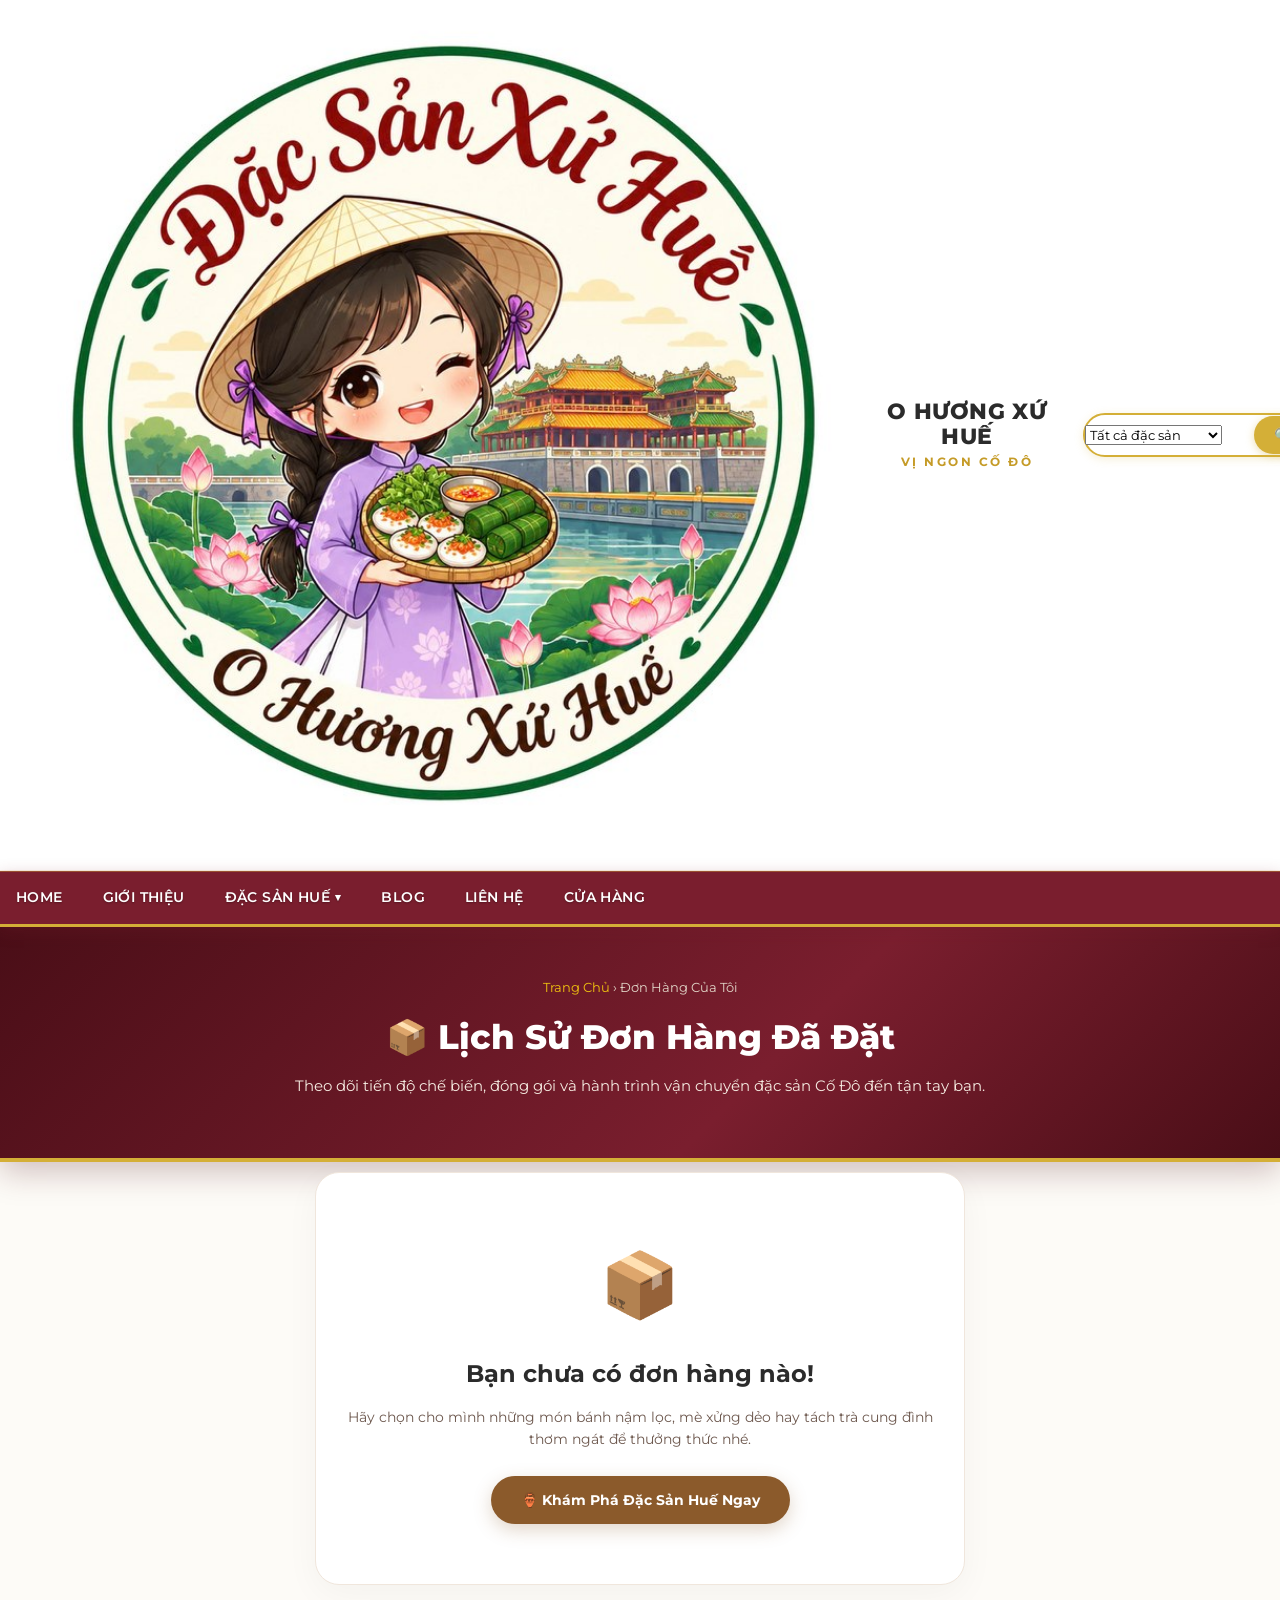
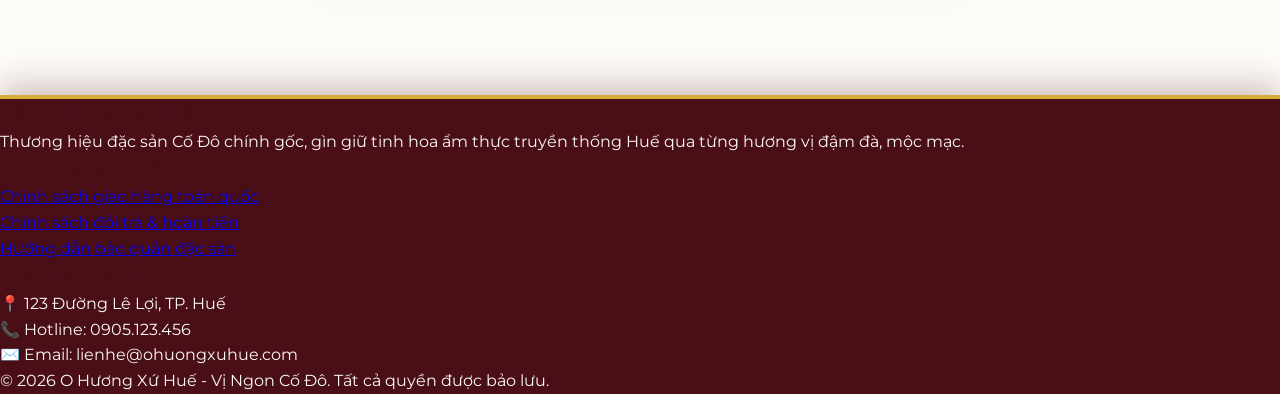
<file: don-hang.html>
﻿<!DOCTYPE html>
<html lang="vi">
<head>
    <meta charset="UTF-8">
    <meta name="viewport" content="width=device-width, initial-scale=1.0">
        <link rel="preconnect" href="https://fonts.googleapis.com">
    <link rel="preconnect" href="https://fonts.gstatic.com" crossorigin>
    <link href="https://fonts.googleapis.com/css2?family=Montserrat:ital,wght@0,300;0,400;0,500;0,600;0,700;0,800;1,400;1,600&family=Playfair+Display:ital,wght@0,600;0,700;0,800;1,600&display=swap" rel="stylesheet">
    <title>Lịch Sử Đơn Hàng Đã Đặt - O Hương Xứ Huế</title>
    <link rel="stylesheet" href="style.css">
    <link rel="stylesheet" href="hue-ambient.css?v=3.0.0">
</head>
<body>
    <!-- KHÔNG GIAN HOA VĂN TRỐNG ĐỒNG ĐÔNG SƠN HUẾ XOAY ĐỘNG (ROYAL ROTATING BRONZE DRUM BACKGROUND) -->
    <div class="hue-trong-dong-bg" id="hueTrongDongBg" aria-hidden="true">
        <div class="hue-trong-dong-glow"></div>
        <div class="hue-trong-dong-disc hue-trong-dong-main" title="Hoa văn Trống Đồng Đông Sơn xoay">
            <img src="images/trong-dong-dong-son.svg" alt="Hoa văn Trống Đồng Đông Sơn Cố Đô" loading="eager">
        </div>
    </div>

    <!-- THÔNG TIN HEADER -->
    <header class="main-header">
        <div class="header-container">
            <a href="index.html" class="logo-brand">
                <img src="images/logo.jpg" alt="Logo O Hương Xứ Huế">
                <div class="logo-text">
                    <h1>O Hương Xứ Huế</h1>
                    <p>Vị Ngon Cố Đô</p>
                </div>
            </a>

                        <div class="search-bar">
                <select id="headerCategorySelect">
                    <option value="">Tất cả đặc sản</option>
                    <option value="ban-chay">🔥 Bán chạy nhất</option>
                    <option value="Bánh">Bánh Huế</option>
                    <option value="Mè Xửng">Mè Xửng &amp; Kẹo</option>
                    <option value="Trà">Trà Cung Đình</option>
                    <option value="Mắm">Mắm Cố Đô</option>
                    <option value="Ăn Vặt">Đồ Ăn Vặt</option>
                </select>
                <input type="search" id="headerSearchInput" placeholder="Tìm kiếm đặc sản Huế thơm ngon...">
                <button type="button" id="headerSearchBtn">🔍 Tìm kiếm</button>
            </div>

            <div class="header-actions">
                <a href="gio-hang.html" class="header-cart-action" title="Giỏ Hàng" style="text-decoration:none; position:relative; display:inline-flex; align-items:center;">
                    <span style="font-size:22px;">🛒</span>
                    <span class="cart-count-badge" id="headerCartCount">0</span>
                </a>
                <a href="don-hang.html" class="header-order-link active" title="Đơn Hàng Đã Đặt" style="text-decoration:none; font-size:13px; font-weight:600; color:#8b5a2b; background:#fbf4ea; padding:6px 12px; border-radius:15px; border:1px solid #d4af37;">
                    📦 Đơn Hàng
                </a>
            </div>
        </div>
    </header>

    <!-- MENU NGANG -->
    <nav class="main-nav">
        <ul class="nav-container">
            <li><a href="index.html">Home</a></li>
            <li><a href="gioi-thieu.html">Giới thiệu</a></li>
                        <li class="has-dropdown nav-item-dacsan">
                <a href="dac-san.html" class="nav-dacsan-btn">
                    Đặc Sản Huế <span class="nav-dropdown-caret">▾</span>
                </a>
                <div class="nav-dropdown-mega">
                    <div class="dropdown-header-bar">
                        <div class="dropdown-header-title">
                            <span>DANH MỤC ĐẶC SẢN</span>
                        </div>
                        <span class="dropdown-header-badge">CỐ ĐÔ</span>
                    </div>
                    <ul class="dropdown-category-list">
                        <li class="dropdown-category-item has-flyout">
                            <a href="dac-san.html?cat=banh-ep-hue" class="dropdown-category-link">
                                <span class="dropdown-cat-left">
                                    <span class="dropdown-cat-name">Bánh Ép Huế (Khô, Dẻo, Thuận An)</span>
                                </span>
                                <span class="dropdown-cat-right">
                                    <span class="sidebar-item-badge badge-0">BÁN CHẠY</span>
                                    <span class="dropdown-cat-arrow">›</span>
                                </span>
                            </a>
                            <ul class="flyout-submenu">
                                <li><a href="dac-san.html?cat=banh-ep-kho">Bánh Ép Khô Huế</a></li>
                                <li><a href="dac-san.html?cat=banh-ep-deo">Bánh Ép Dẻo Huế</a></li>
                                <li><a href="dac-san.html?cat=banh-ep-thuan-an">Bánh Ép Thuận An</a></li>
                                <li><a href="dac-san.html?cat=banh-beo-nam-loc">Bánh Bèo, Bánh Nậm, Bánh Lọc</a></li>
                                <li class="flyout-view-all"><a href="dac-san.html?cat=banh-ep-hue">Xem tất cả Bánh Huế &rarr;</a></li>
                            </ul>
                        </li>
                        <li class="dropdown-category-item has-flyout">
                            <a href="dac-san.html?cat=mam-hue" class="dropdown-category-link">
                                <span class="dropdown-cat-left">
                                    <span class="dropdown-cat-name">Mắm Huế (Tôm Chua, Ruốc, Nêm, Cá Rò, Sò)</span>
                                </span>
                                <span class="dropdown-cat-right">
                                    <span class="sidebar-item-badge badge-1">CHÍNH GỐC</span>
                                    <span class="dropdown-cat-arrow">›</span>
                                </span>
                            </a>
                            <ul class="flyout-submenu">
                                <li><a href="dac-san.html?cat=mam-tom-chua">Mắm Tôm Chua Thượng Hạng</a></li>
                                <li><a href="dac-san.html?cat=mam-ruoc-hue">Mắm Ruốc Huế Gia Truyền</a></li>
                                <li><a href="dac-san.html?cat=mam-nem-ca-ro">Mắm Nêm &amp; Mắm Cá Rò</a></li>
                                <li><a href="dac-san.html?cat=mam-so">Mắm Sò Lăng Cô</a></li>
                                <li class="flyout-view-all"><a href="dac-san.html?cat=mam-hue">Xem tất cả Mắm Huế &rarr;</a></li>
                            </ul>
                        </li>
                        <li class="dropdown-category-item has-flyout">
                            <a href="dac-san.html?cat=tra-hue" class="dropdown-category-link">
                                <span class="dropdown-cat-left">
                                    <span class="dropdown-cat-name">Trà Cung Đình &amp; Trà Sen Huế</span>
                                </span>
                                <span class="dropdown-cat-right">
                                    <span class="sidebar-item-badge badge-2">THẢO MỘC</span>
                                    <span class="dropdown-cat-arrow">›</span>
                                </span>
                            </a>
                            <ul class="flyout-submenu">
                                <li><a href="dac-san.html?cat=tra-cung-dinh">Trà Cung Đình 16 Vị Thảo Mộc</a></li>
                                <li><a href="dac-san.html?cat=tra-sen-hue">Trà Sen Hồ Tịnh Tâm</a></li>
                                <li><a href="dac-san.html?cat=ca-phe-muoi">Cà Phê Muối Đặc Sản Xứ Huế</a></li>
                                <li class="flyout-view-all"><a href="dac-san.html?cat=tra-hue">Xem tất cả Trà Huế &rarr;</a></li>
                            </ul>
                        </li>
                        <li class="dropdown-category-item has-flyout">
                            <a href="dac-san.html?cat=keo-hue" class="dropdown-category-link">
                                <span class="dropdown-cat-left">
                                    <span class="dropdown-cat-name">Kẹo Huế (Mè Xửng, Kẹo Gừng, Đậu Phộng)</span>
                                </span>
                                <span class="dropdown-cat-right">
                                    <span class="sidebar-item-badge badge-3">NGỰ THIỆN</span>
                                    <span class="dropdown-cat-arrow">›</span>
                                </span>
                            </a>
                            <ul class="flyout-submenu">
                                <li><a href="dac-san.html?cat=me-xung-deo">Mè Xửng Dẻo Kim Long Truyền Thống</a></li>
                                <li><a href="dac-san.html?cat=me-xung-gion">Mè Xửng Giòn, Kẹo Mè Đen</a></li>
                                <li><a href="dac-san.html?cat=keo-gung-dau-phong">Kẹo Gừng, Kẹo Đậu Phộng Hoàng Gia</a></li>
                                <li class="flyout-view-all"><a href="dac-san.html?cat=keo-hue">Xem tất cả Kẹo Huế &rarr;</a></li>
                            </ul>
                        </li>
                        <li class="dropdown-category-item has-flyout">
                            <a href="dac-san.html?cat=tre-hue" class="dropdown-category-link">
                                <span class="dropdown-cat-left">
                                    <span class="dropdown-cat-name">Tré Bò &amp; Tré Heo Xứ Huế</span>
                                </span>
                                <span class="dropdown-cat-right">
                                    <span class="dropdown-cat-arrow">›</span>
                                </span>
                            </a>
                            <ul class="flyout-submenu">
                                <li><a href="dac-san.html?cat=tre-bo">Tré Bò Cố Đô Truyền Thống</a></li>
                                <li><a href="dac-san.html?cat=tre-heo">Tré Heo Rơm Xứ Huế</a></li>
                                <li><a href="dac-san.html?cat=tre-thap-cam">Tré Thập Cẩm Ăn Liền</a></li>
                                <li class="flyout-view-all"><a href="dac-san.html?cat=tre-hue">Xem tất cả Tré Huế &rarr;</a></li>
                            </ul>
                        </li>
                        <li class="dropdown-category-item has-flyout">
                            <a href="dac-san.html?cat=hat-sen-hue" class="dropdown-category-link">
                                <span class="dropdown-cat-left">
                                    <span class="dropdown-cat-name">Hạt Sen Huế (Khô, Tươi, Sấy, Mứt)</span>
                                </span>
                                <span class="dropdown-cat-right">
                                    <span class="dropdown-cat-arrow">›</span>
                                </span>
                            </a>
                            <ul class="flyout-submenu">
                                <li><a href="dac-san.html?cat=hat-sen-kho">Hạt Sen Khô Hồ Tịnh Tâm</a></li>
                                <li><a href="dac-san.html?cat=hat-sen-tuoi">Hạt Sen Tươi Bóc Vỏ</a></li>
                                <li><a href="dac-san.html?cat=hat-sen-say-gion">Hạt Sen Sấy Giòn Ăn Liền</a></li>
                                <li><a href="dac-san.html?cat=mut-hat-sen">Mứt Hạt Sen Hoàng Cung</a></li>
                                <li class="flyout-view-all"><a href="dac-san.html?cat=hat-sen-hue">Xem tất cả Hạt Sen Huế &rarr;</a></li>
                            </ul>
                        </li>
                        <li class="dropdown-category-item has-flyout">
                            <a href="dac-san.html?cat=nem-chua-hue" class="dropdown-category-link">
                                <span class="dropdown-cat-left">
                                    <span class="dropdown-cat-name">Nem Chua Huế (Nem Thịt, Nem Tré, Nem Bò)</span>
                                </span>
                                <span class="dropdown-cat-right">
                                    <span class="dropdown-cat-arrow">›</span>
                                </span>
                            </a>
                            <ul class="flyout-submenu">
                                <li><a href="dac-san.html?cat=nem-chua-lang-sinh">Nem Chua Làng Sình Truyền Thống</a></li>
                                <li><a href="dac-san.html?cat=nem-bo">Nem Bò Cố Đô Cay Nồng</a></li>
                                <li><a href="dac-san.html?cat=cha-cua-cha-bo">Chả Cua &amp; Chả Bò Cố Đô</a></li>
                                <li class="flyout-view-all"><a href="dac-san.html?cat=nem-chua-hue">Xem tất cả Nem Chua Huế &rarr;</a></li>
                            </ul>
                        </li>
                    </ul>
                </div>
            </li>
            <li><a href="blog.html">Blog</a></li>
            <li><a href="lien-he.html">Liên hệ</a></li>
            <li><a href="cua-hang.html">Cửa hàng</a></li>
        </ul>
    </nav>

    <!-- TRANG ĐƠN HÀNG CHÍNH -->
    <div class="orders-page-master">
        <section class="orders-hero-banner">
            <div class="orders-hero-content">
                <nav class="orders-breadcrumb">
                    <a href="index.html">Trang Chủ</a> &rsaquo; <span>Đơn Hàng Của Tôi</span>
                </nav>
                <h1 class="orders-hero-title">📦 Lịch Sử Đơn Hàng Đã Đặt</h1>
                <p class="orders-hero-desc">Theo dõi tiến độ chế biến, đóng gói và hành trình vận chuyển đặc sản Cố Đô đến tận tay bạn.</p>
            </div>
        </section>

        <div class="orders-container" id="ordersAppContainer">
            <!-- Render danh sách đơn hàng qua LocalStorage -->
        </div>
    </div>

    <!-- FOOTER -->
    <footer class="main-footer">
        <div class="footer-container">
            <div class="footer-col">
                <h3>Về O Hương Xứ Huế</h3>
                <p>Thương hiệu đặc sản Cố Đô chính gốc, gìn giữ tinh hoa ẩm thực truyền thống Huế qua từng hương vị đậm đà, mộc mạc.</p>
            </div>
            <div class="footer-col">
                <h3>Chính Sách & Hỗ Trợ</h3>
                <ul>
                    <li><a href="#">Chính sách giao hàng toàn quốc</a></li>
                    <li><a href="#">Chính sách đổi trả & hoàn tiền</a></li>
                    <li><a href="#">Hướng dẫn bảo quản đặc sản</a></li>
                </ul>
            </div>
            <div class="footer-col">
                <h3>Liên Hệ Cửa Hàng</h3>
                <p>📍 123 Đường Lê Lợi, TP. Huế</p>
                <p>📞 Hotline: 0905.123.456</p>
                <p>✉️ Email: lienhe@ohuongxuhue.com</p>
            </div>
        </div>
        <div class="footer-bottom">
            <p>&copy; 2026 O Hương Xứ Huế - Vị Ngon Cố Đô. Tất cả quyền được bảo lưu.</p>
        </div>
    </footer>

    <script>
    function updateCartBadge() {
        var cart = [];
        try { cart = JSON.parse(localStorage.getItem('ohx_cart')) || []; } catch(e){}
        var total = cart.reduce(function(acc, item) { return acc + (parseInt(item.quantity) || 0); }, 0);
        var badge = document.getElementById('headerCartCount');
        if (badge) badge.textContent = total;
    }

    function formatVND(amount) {
        return amount.toString().replace(/\B(?=(\d{3})+(?!\d))/g, ".") + " ₫";
    }

    var statusConfig = {
        'pending':   { label: 'Chờ Xác Nhận', cls: 'status-pending', icon: '⏳', step: 1 },
        'confirmed': { label: 'Đã Duyệt Đơn', cls: 'status-confirmed', icon: '📑', step: 2 },
        'shipping':  { label: 'Đang Giao Hàng', cls: 'status-shipping', icon: '🚚', step: 3 },
        'completed': { label: 'Hoàn Thành', cls: 'status-completed', icon: '✅', step: 4 },
        'cancelled': { label: 'Đã Hủy', cls: 'status-cancelled', icon: '❌', step: 0 }
    };

    function renderOrdersUI() {
        var container = document.getElementById('ordersAppContainer');
        var orders = [];
        try { orders = JSON.parse(localStorage.getItem('ohx_orders')) || []; } catch(e){}

        // Kiểm tra xem có mã đơn vừa đặt qua URL hay không
        var urlParams = new URLSearchParams(window.location.search);
        var recentCode = urlParams.get('order_success');
        var successAlertHtml = '';

        if (recentCode) {
            successAlertHtml = `
                <div class="order-placed-success-alert">
                    <div class="success-alert-icon">🎉</div>
                    <div class="success-alert-body">
                        <h3>Đặt Hàng Thành Công! Mã đơn của bạn là: <code>${recentCode}</code></h3>
                        <p>Đơn hàng đã được chuyển ngay sang hệ thống tiếp nhận của O Hương Xứ Huế. Chúng tôi đang chuẩn bị những mẻ đặc sản thơm thảo nhất để chuyển phát đến bạn!</p>
                    </div>
                </div>
            `;
        }

        if (orders.length === 0) {
            container.innerHTML = successAlertHtml + `
                <div class="empty-orders-box">
                    <div class="empty-orders-icon">📦</div>
                    <h2>Bạn chưa có đơn hàng nào!</h2>
                    <p>Hãy chọn cho mình những món bánh nậm lọc, mè xửng dẻo hay tách trà cung đình thơm ngát để thưởng thức nhé.</p>
                    <a href="dac-san.html" class="btn-go-shop">
                        🏺 Khám Phá Đặc Sản Huế Ngay
                    </a>
                </div>
            `;
            return;
        }

        var ordersListHtml = orders.map(function(order, orderIndex) {
            var st = statusConfig[order.status] || statusConfig['pending'];
            var step = st.step;

            var stepperHtml = '';
            if (order.status !== 'cancelled') {
                stepperHtml = `
                    <div class="order-progress-stepper">
                        <div class="step-point ${step >= 1 ? 'active' : ''}">
                            <div class="step-circle">1</div>
                            <span class="step-text">Đã Tiếp Nhận</span>
                        </div>
                        <div class="step-line ${step >= 2 ? 'active' : ''}"></div>
                        <div class="step-point ${step >= 2 ? 'active' : ''}">
                            <div class="step-circle">2</div>
                            <span class="step-text">Đã Duyệt Đơn</span>
                        </div>
                        <div class="step-line ${step >= 3 ? 'active' : ''}"></div>
                        <div class="step-point ${step >= 3 ? 'active' : ''}">
                            <div class="step-circle">3</div>
                            <span class="step-text">Đang Giao Hàng</span>
                        </div>
                        <div class="step-line ${step >= 4 ? 'active' : ''}"></div>
                        <div class="step-point ${step >= 4 ? 'active' : ''}">
                            <div class="step-circle">4</div>
                            <span class="step-text">Đã Hoàn Thành</span>
                        </div>
                    </div>
                `;
            }

            var items = order.items || [];
            var itemsHtml = items.map(function(item) {
                var total = (parseInt(item.price_raw) || 0) * (parseInt(item.quantity) || 1);
                return `
                    <div class="order-item-line">
                        <div class="order-item-thumb">
                            <img src="${item.image}" alt="${item.name}">
                        </div>
                        <div class="order-item-details">
                            <h5>${item.name}</h5>
                            <span class="cat-tag">${item.category || 'Đặc Sản Huế'}</span>
                        </div>
                        <div class="order-item-qty">x ${item.quantity}</div>
                        <div class="order-item-price">${formatVND(total)}</div>
                    </div>
                `;
            }).join('');

            var payText = order.payment_method === 'vietqr' ? 'Chuyển khoản VietQR / Ngân Hàng' : 'Thanh toán khi nhận hàng (COD)';

            var cancelBtnHtml = '';
            if (order.status === 'pending') {
                cancelBtnHtml = `
                    <button type="button" class="btn-order-cancel" onclick="cancelOrder(${orderIndex})" style="background:#fff; color:#e74c3c; border:1px solid #e74c3c; padding:6px 12px; border-radius:15px; cursor:pointer; font-size:12px; margin-left:10px;">
                        ✕ Hủy đơn này
                    </button>
                `;
            }

            return `
                <div class="order-card-item">
                    <div class="order-card-header">
                        <div class="order-header-left">
                            <span class="order-code-badge">Mã Đơn: <strong>#${order.order_code}</strong></span>
                            <span class="order-date-text">📅 Ngày đặt: ${order.created_at}</span>
                        </div>
                        <div class="order-header-right">
                            <span class="order-status-pill ${st.cls}">
                                ${st.icon} ${st.label}
                            </span>
                            ${cancelBtnHtml}
                        </div>
                    </div>

                    ${stepperHtml}

                    <div class="order-body-content">
                        <div class="order-items-sublist">
                            ${itemsHtml}
                        </div>

                        <div class="order-meta-info-box">
                            <div class="meta-col">
                                <span class="meta-label">👤 Người nhận:</span>
                                <span class="meta-val"><strong>${order.customer_name}</strong> - 📞 ${order.customer_phone}</span>
                            </div>
                            <div class="meta-col">
                                <span class="meta-label">📍 Địa chỉ nhận hàng:</span>
                                <span class="meta-val">${order.customer_address}</span>
                            </div>
                            <div class="meta-col">
                                <span class="meta-label">💳 Phương thức thanh toán:</span>
                                <span class="meta-val">${payText}</span>
                            </div>
                            ${order.customer_note ? `
                                <div class="meta-col">
                                    <span class="meta-label">📝 Ghi chú:</span>
                                    <span class="meta-val">${order.customer_note}</span>
                                </div>
                            ` : ''}
                        </div>
                    </div>

                    <div class="order-card-footer">
                        <div class="footer-left-support">
                            <span>Cần hỗ trợ đơn hàng này? Gọi ngay Hotline: <strong>0905.123.456</strong></span>
                        </div>
                        <div class="footer-right-total">
                            <span class="total-label">Tổng thanh toán:</span>
                            <span class="total-amount">${formatVND(order.total_amount)}</span>
                        </div>
                    </div>
                </div>
            `;
        }).join('');

        container.innerHTML = successAlertHtml + `
            <div class="orders-list-wrapper">
                <div class="orders-count-heading">
                    <h2>Danh Sách Đơn Hàng (${orders.length} đơn)</h2>
                    <a href="dac-san.html" class="btn-order-more">&#43; Đặt Thêm Đặc Sản</a>
                </div>
                ${ordersListHtml}
            </div>
        `;
    }

    function cancelOrder(index) {
        if (!confirm('Bạn có chắc muốn hủy đơn hàng này không?')) return;
        var orders = JSON.parse(localStorage.getItem('ohx_orders')) || [];
        if (orders[index]) {
            orders[index].status = 'cancelled';
            localStorage.setItem('ohx_orders', JSON.stringify(orders));
            renderOrdersUI();
        }
    }

    document.addEventListener('DOMContentLoaded', function() {
        updateCartBadge();
        renderOrdersUI();
    });
    </script>
    <!-- Trải Nghiệm Độc Bản: Không Gian Cố Đô -->
    <script src="hue-ambient.js?v=3.0.0"></script>
</body>
</html>
</file>
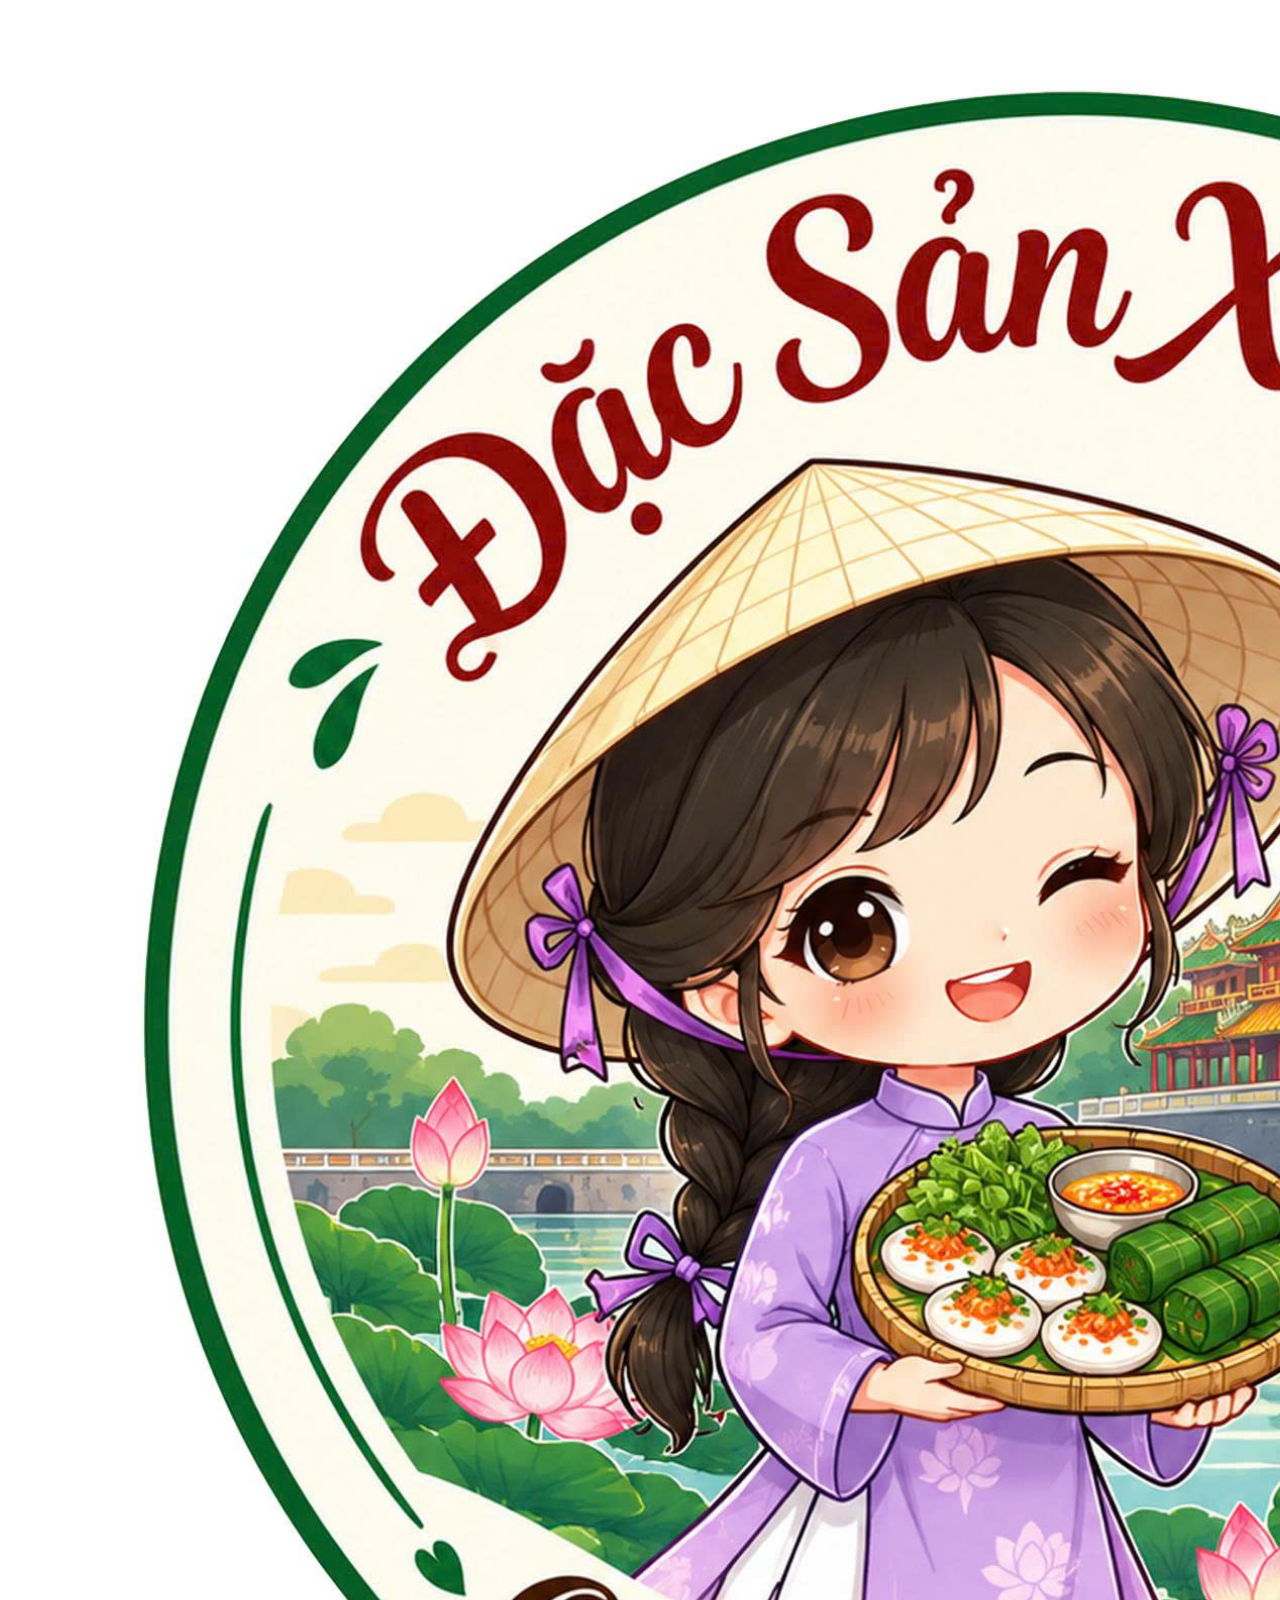
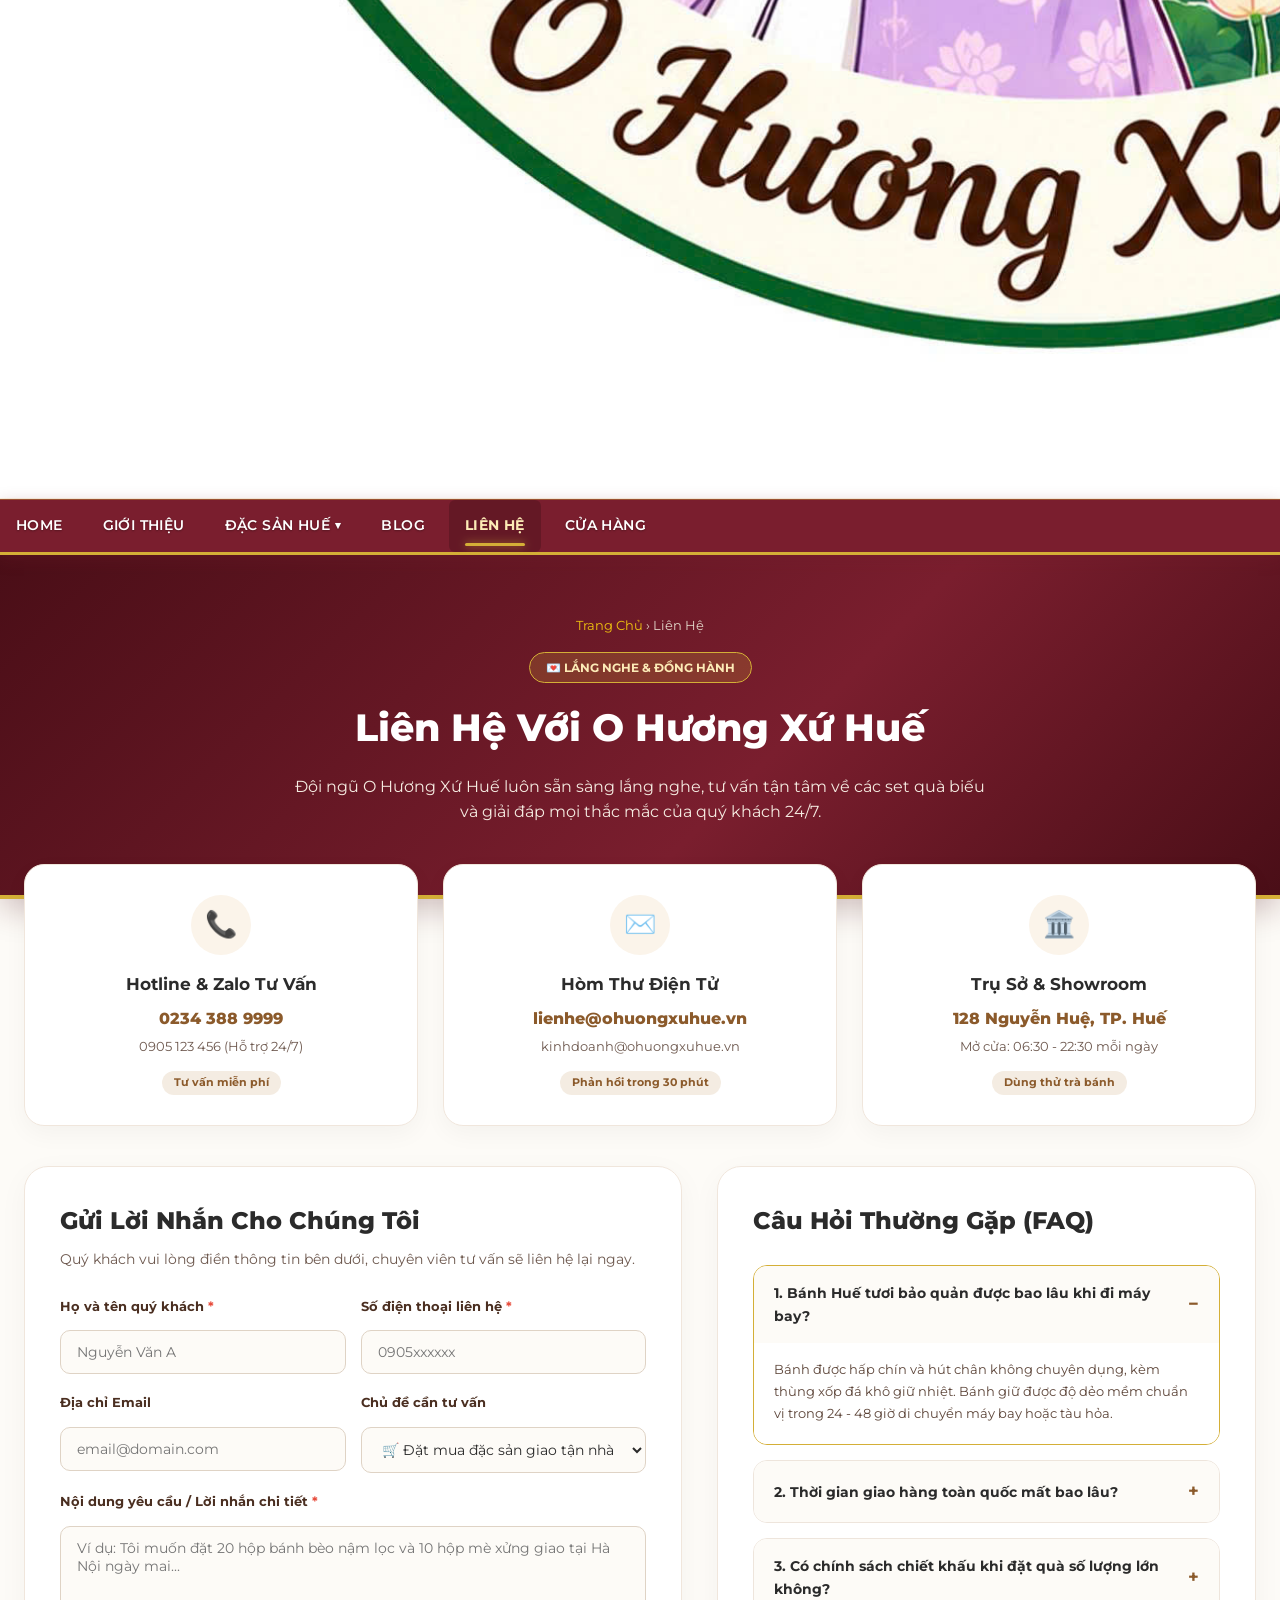
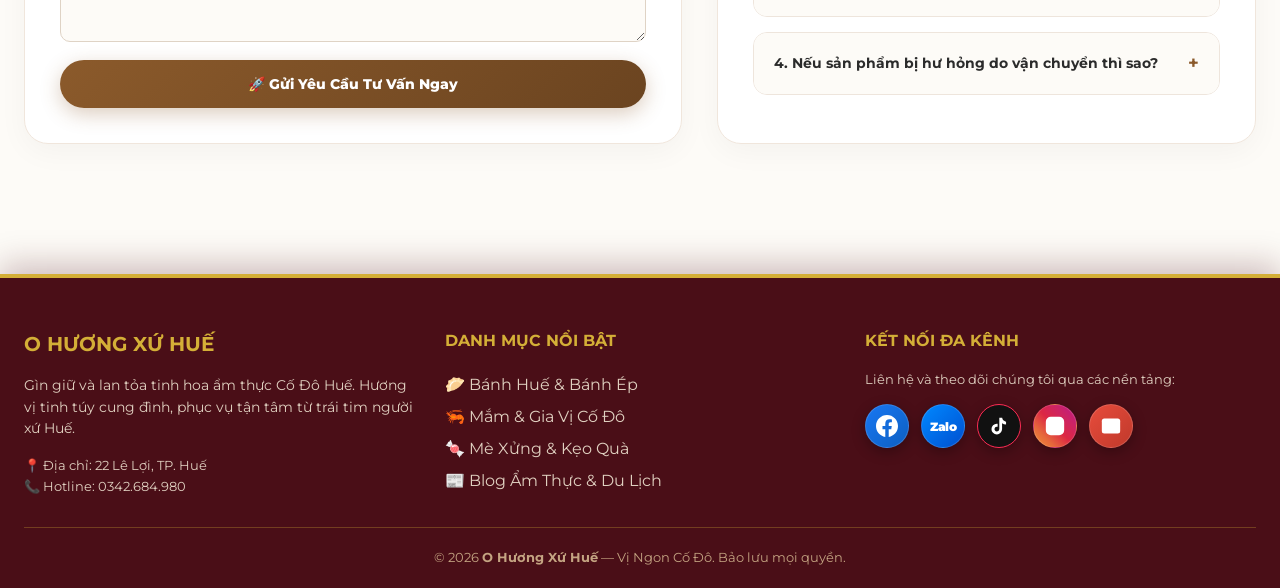
<file: lien-he.html>
<!DOCTYPE html>
<html lang="vi">
<head>
    <meta charset="UTF-8">
    <meta name="viewport" content="width=device-width, initial-scale=1.0">
        <link rel="preconnect" href="https://fonts.googleapis.com">
    <link rel="preconnect" href="https://fonts.gstatic.com" crossorigin>
    <link href="https://fonts.googleapis.com/css2?family=Montserrat:ital,wght@0,300;0,400;0,500;0,600;0,700;0,800;1,400;1,600&family=Playfair+Display:ital,wght@0,600;0,700;0,800;1,600&display=swap" rel="stylesheet">
    <title>Liên Hệ O Hương Xứ Huế - Đặt Hàng & Tư Vấn Quà Biếu</title>
    <link rel="stylesheet" href="style.css">
    <link rel="stylesheet" href="hue-ambient.css?v=3.0.0">
</head>
<body>
    <!-- KHÔNG GIAN HOA VĂN TRỐNG ĐỒNG ĐÔNG SƠN HUẾ XOAY ĐỘNG (ROYAL ROTATING BRONZE DRUM BACKGROUND) -->
    <div class="hue-trong-dong-bg" id="hueTrongDongBg" aria-hidden="true">
        <div class="hue-trong-dong-glow"></div>
        <div class="hue-trong-dong-disc hue-trong-dong-main" title="Hoa văn Trống Đồng Đông Sơn xoay">
            <img src="images/trong-dong-dong-son.svg" alt="Hoa văn Trống Đồng Đông Sơn Cố Đô" loading="eager">
        </div>
    </div>

    <!-- Header Trắng Sáng -->
    <header class="main-header">
        <div class="header-container">
            <a href="index.html" class="logo-brand">
                <img src="logo.png" alt="Logo O Hương Xứ Huế">
                <div class="logo-text">
                    <h1>O Hương Xứ Huế</h1>
                    <p>Vị Ngon Cố Đô</p>
                </div>
            </a>

                        <div class="search-bar">
                <select id="headerCategorySelect">
                    <option value="">Tất cả đặc sản</option>
                    <option value="ban-chay">🔥 Bán chạy nhất</option>
                    <option value="Bánh">Bánh Huế</option>
                    <option value="Mè Xửng">Mè Xửng &amp; Kẹo</option>
                    <option value="Trà">Trà Cung Đình</option>
                    <option value="Mắm">Mắm Cố Đô</option>
                    <option value="Ăn Vặt">Đồ Ăn Vặt</option>
                </select>
                <input type="search" id="headerSearchInput" placeholder="Tìm kiếm đặc sản Huế thơm ngon...">
                <button type="button" id="headerSearchBtn">🔍 Tìm kiếm</button>
            </div>

            <div class="header-actions">
                <a href="gio-hang.html" class="header-cart-action" title="Giỏ Hàng" style="text-decoration:none; position:relative; display:inline-flex; align-items:center;">
                    <span style="font-size:22px;">🛒</span>
                    <span class="cart-count-badge" id="headerCartCount" style="position:absolute; top:-8px; right:-10px; background:#e74c3c; color:#fff; font-size:11px; font-weight:bold; border-radius:50%; padding:2px 6px; min-width:18px; text-align:center;">0</span>
                </a>
                <a href="don-hang.html" class="header-order-link" title="Đơn Hàng Đã Đặt" style="text-decoration:none; font-size:13px; font-weight:600; color:#8b5a2b; background:#fbf4ea; padding:5px 12px; border-radius:15px; border:1px solid #d4af37;">
                    📦 Đơn Hàng
                </a>
            </div>
        </div>
    </header>

    <!-- Menu Ngang -->
    <nav class="main-nav">
        <ul class="nav-container">
            <li><a href="index.html">Home</a></li>
            <li><a href="gioi-thieu.html">Giới thiệu</a></li>
                        <li class="has-dropdown nav-item-dacsan">
                <a href="dac-san.html" class="nav-dacsan-btn">
                    Đặc Sản Huế <span class="nav-dropdown-caret">▾</span>
                </a>
                <div class="nav-dropdown-mega">
                    <div class="dropdown-header-bar">
                        <div class="dropdown-header-title">
                            <span>DANH MỤC ĐẶC SẢN</span>
                        </div>
                        <span class="dropdown-header-badge">CỐ ĐÔ</span>
                    </div>
                    <ul class="dropdown-category-list">
                        <li class="dropdown-category-item has-flyout">
                            <a href="dac-san.html?cat=banh-ep-hue" class="dropdown-category-link">
                                <span class="dropdown-cat-left">
                                    <span class="dropdown-cat-name">Bánh Ép Huế (Khô, Dẻo, Thuận An)</span>
                                </span>
                                <span class="dropdown-cat-right">
                                    <span class="sidebar-item-badge badge-0">BÁN CHẠY</span>
                                    <span class="dropdown-cat-arrow">›</span>
                                </span>
                            </a>
                            <ul class="flyout-submenu">
                                <li><a href="dac-san.html?cat=banh-ep-kho">Bánh Ép Khô Huế</a></li>
                                <li><a href="dac-san.html?cat=banh-ep-deo">Bánh Ép Dẻo Huế</a></li>
                                <li><a href="dac-san.html?cat=banh-ep-thuan-an">Bánh Ép Thuận An</a></li>
                                <li><a href="dac-san.html?cat=banh-beo-nam-loc">Bánh Bèo, Bánh Nậm, Bánh Lọc</a></li>
                                <li class="flyout-view-all"><a href="dac-san.html?cat=banh-ep-hue">Xem tất cả Bánh Huế &rarr;</a></li>
                            </ul>
                        </li>
                        <li class="dropdown-category-item has-flyout">
                            <a href="dac-san.html?cat=mam-hue" class="dropdown-category-link">
                                <span class="dropdown-cat-left">
                                    <span class="dropdown-cat-name">Mắm Huế (Tôm Chua, Ruốc, Nêm, Cá Rò, Sò)</span>
                                </span>
                                <span class="dropdown-cat-right">
                                    <span class="sidebar-item-badge badge-1">CHÍNH GỐC</span>
                                    <span class="dropdown-cat-arrow">›</span>
                                </span>
                            </a>
                            <ul class="flyout-submenu">
                                <li><a href="dac-san.html?cat=mam-tom-chua">Mắm Tôm Chua Thượng Hạng</a></li>
                                <li><a href="dac-san.html?cat=mam-ruoc-hue">Mắm Ruốc Huế Gia Truyền</a></li>
                                <li><a href="dac-san.html?cat=mam-nem-ca-ro">Mắm Nêm &amp; Mắm Cá Rò</a></li>
                                <li><a href="dac-san.html?cat=mam-so">Mắm Sò Lăng Cô</a></li>
                                <li class="flyout-view-all"><a href="dac-san.html?cat=mam-hue">Xem tất cả Mắm Huế &rarr;</a></li>
                            </ul>
                        </li>
                        <li class="dropdown-category-item has-flyout">
                            <a href="dac-san.html?cat=tra-hue" class="dropdown-category-link">
                                <span class="dropdown-cat-left">
                                    <span class="dropdown-cat-name">Trà Cung Đình &amp; Trà Sen Huế</span>
                                </span>
                                <span class="dropdown-cat-right">
                                    <span class="sidebar-item-badge badge-2">THẢO MỘC</span>
                                    <span class="dropdown-cat-arrow">›</span>
                                </span>
                            </a>
                            <ul class="flyout-submenu">
                                <li><a href="dac-san.html?cat=tra-cung-dinh">Trà Cung Đình 16 Vị Thảo Mộc</a></li>
                                <li><a href="dac-san.html?cat=tra-sen-hue">Trà Sen Hồ Tịnh Tâm</a></li>
                                <li><a href="dac-san.html?cat=ca-phe-muoi">Cà Phê Muối Đặc Sản Xứ Huế</a></li>
                                <li class="flyout-view-all"><a href="dac-san.html?cat=tra-hue">Xem tất cả Trà Huế &rarr;</a></li>
                            </ul>
                        </li>
                        <li class="dropdown-category-item has-flyout">
                            <a href="dac-san.html?cat=keo-hue" class="dropdown-category-link">
                                <span class="dropdown-cat-left">
                                    <span class="dropdown-cat-name">Kẹo Huế (Mè Xửng, Kẹo Gừng, Đậu Phộng)</span>
                                </span>
                                <span class="dropdown-cat-right">
                                    <span class="sidebar-item-badge badge-3">NGỰ THIỆN</span>
                                    <span class="dropdown-cat-arrow">›</span>
                                </span>
                            </a>
                            <ul class="flyout-submenu">
                                <li><a href="dac-san.html?cat=me-xung-deo">Mè Xửng Dẻo Kim Long Truyền Thống</a></li>
                                <li><a href="dac-san.html?cat=me-xung-gion">Mè Xửng Giòn, Kẹo Mè Đen</a></li>
                                <li><a href="dac-san.html?cat=keo-gung-dau-phong">Kẹo Gừng, Kẹo Đậu Phộng Hoàng Gia</a></li>
                                <li class="flyout-view-all"><a href="dac-san.html?cat=keo-hue">Xem tất cả Kẹo Huế &rarr;</a></li>
                            </ul>
                        </li>
                        <li class="dropdown-category-item has-flyout">
                            <a href="dac-san.html?cat=tre-hue" class="dropdown-category-link">
                                <span class="dropdown-cat-left">
                                    <span class="dropdown-cat-name">Tré Bò &amp; Tré Heo Xứ Huế</span>
                                </span>
                                <span class="dropdown-cat-right">
                                    <span class="dropdown-cat-arrow">›</span>
                                </span>
                            </a>
                            <ul class="flyout-submenu">
                                <li><a href="dac-san.html?cat=tre-bo">Tré Bò Cố Đô Truyền Thống</a></li>
                                <li><a href="dac-san.html?cat=tre-heo">Tré Heo Rơm Xứ Huế</a></li>
                                <li><a href="dac-san.html?cat=tre-thap-cam">Tré Thập Cẩm Ăn Liền</a></li>
                                <li class="flyout-view-all"><a href="dac-san.html?cat=tre-hue">Xem tất cả Tré Huế &rarr;</a></li>
                            </ul>
                        </li>
                        <li class="dropdown-category-item has-flyout">
                            <a href="dac-san.html?cat=hat-sen-hue" class="dropdown-category-link">
                                <span class="dropdown-cat-left">
                                    <span class="dropdown-cat-name">Hạt Sen Huế (Khô, Tươi, Sấy, Mứt)</span>
                                </span>
                                <span class="dropdown-cat-right">
                                    <span class="dropdown-cat-arrow">›</span>
                                </span>
                            </a>
                            <ul class="flyout-submenu">
                                <li><a href="dac-san.html?cat=hat-sen-kho">Hạt Sen Khô Hồ Tịnh Tâm</a></li>
                                <li><a href="dac-san.html?cat=hat-sen-tuoi">Hạt Sen Tươi Bóc Vỏ</a></li>
                                <li><a href="dac-san.html?cat=hat-sen-say-gion">Hạt Sen Sấy Giòn Ăn Liền</a></li>
                                <li><a href="dac-san.html?cat=mut-hat-sen">Mứt Hạt Sen Hoàng Cung</a></li>
                                <li class="flyout-view-all"><a href="dac-san.html?cat=hat-sen-hue">Xem tất cả Hạt Sen Huế &rarr;</a></li>
                            </ul>
                        </li>
                        <li class="dropdown-category-item has-flyout">
                            <a href="dac-san.html?cat=nem-chua-hue" class="dropdown-category-link">
                                <span class="dropdown-cat-left">
                                    <span class="dropdown-cat-name">Nem Chua Huế (Nem Thịt, Nem Tré, Nem Bò)</span>
                                </span>
                                <span class="dropdown-cat-right">
                                    <span class="dropdown-cat-arrow">›</span>
                                </span>
                            </a>
                            <ul class="flyout-submenu">
                                <li><a href="dac-san.html?cat=nem-chua-lang-sinh">Nem Chua Làng Sình Truyền Thống</a></li>
                                <li><a href="dac-san.html?cat=nem-bo">Nem Bò Cố Đô Cay Nồng</a></li>
                                <li><a href="dac-san.html?cat=cha-cua-cha-bo">Chả Cua &amp; Chả Bò Cố Đô</a></li>
                                <li class="flyout-view-all"><a href="dac-san.html?cat=nem-chua-hue">Xem tất cả Nem Chua Huế &rarr;</a></li>
                            </ul>
                        </li>
                    </ul>
                </div>
            </li>
            <li><a href="blog.html">Blog</a></li>
            <li><a href="lien-he.html" class="active" style="color: #fcebb6; font-weight: 700;">Liên hệ</a></li>
            <li><a href="cua-hang.html">Cửa hàng</a></li>
        </ul>
    </nav>

    <div class="contact-page-master">
        <!-- Header Banner -->
        <section class="contact-hero-banner">
            <div class="contact-hero-content">
                <nav class="contact-breadcrumb">
                    <a href="index.html">Trang Chủ</a> &rsaquo; <span>Liên Hệ</span>
                </nav>
                <span class="contact-hero-tag">💌 Lắng Nghe & Đồng Hành</span>
                <h1 class="contact-hero-title">Liên Hệ Với O Hương Xứ Huế</h1>
                <p class="contact-hero-desc">
                    Đội ngũ O Hương Xứ Huế luôn sẵn sàng lắng nghe, tư vấn tận tâm về các set quà biếu và giải đáp mọi thắc mắc của quý khách 24/7.
                </p>
            </div>
        </section>

        <div class="contact-container">
            <!-- 3 THẺ THÔNG TIN LIÊN HỆ -->
            <div class="contact-info-cards-grid">
                <div class="info-card">
                    <div class="info-card-icon">📞</div>
                    <h3>Hotline & Zalo Tư Vấn</h3>
                    <p class="info-main">0234 388 9999</p>
                    <p class="info-sub">0905 123 456 (Hỗ trợ 24/7)</p>
                    <span class="info-badge">Tư vấn miễn phí</span>
                </div>

                <div class="info-card">
                    <div class="info-card-icon">✉️</div>
                    <h3>Hòm Thư Điện Tử</h3>
                    <p class="info-main">lienhe@ohuongxuhue.vn</p>
                    <p class="info-sub">kinhdoanh@ohuongxuhue.vn</p>
                    <span class="info-badge">Phản hồi trong 30 phút</span>
                </div>

                <div class="info-card">
                    <div class="info-card-icon">🏛️</div>
                    <h3>Trụ Sở & Showroom</h3>
                    <p class="info-main">128 Nguyễn Huệ, TP. Huế</p>
                    <p class="info-sub">Mở cửa: 06:30 - 22:30 mỗi ngày</p>
                    <span class="info-badge">Dùng thử trà bánh</span>
                </div>
            </div>

            <!-- BỐ CỤC FORM LIÊN HỆ & FAQ -->
            <div class="contact-form-faq-grid">
                <div class="contact-form-box">
                    <h2 class="form-box-title">Gửi Lời Nhắn Cho Chúng Tôi</h2>
                    <p class="form-box-sub">Quý khách vui lòng điền thông tin bên dưới, chuyên viên tư vấn sẽ liên hệ lại ngay.</p>

                    <form id="contactForm" class="main-contact-form" onsubmit="handleContactSubmit(event)">
                        <div class="form-row">
                            <div class="form-group col-half">
                                <label for="c_name">Họ và tên quý khách <span class="req">*</span></label>
                                <input type="text" id="c_name" required placeholder="Nguyễn Văn A">
                            </div>
                            <div class="form-group col-half">
                                <label for="c_phone">Số điện thoại liên hệ <span class="req">*</span></label>
                                <input type="tel" id="c_phone" required placeholder="0905xxxxxx">
                            </div>
                        </div>

                        <div class="form-row">
                            <div class="form-group col-half">
                                <label for="c_email">Địa chỉ Email</label>
                                <input type="email" id="c_email" placeholder="email@domain.com">
                            </div>
                            <div class="form-group col-half">
                                <label for="c_subject">Chủ đề cần tư vấn</label>
                                <select id="c_subject">
                                    <option value="order">🛒 Đặt mua đặc sản giao tận nhà</option>
                                    <option value="gift">🎁 Tư vấn giỏ quà biếu doanh nghiệp số lượng lớn</option>
                                    <option value="agency">🤝 Đăng ký làm đại lý phân phối</option>
                                    <option value="feedback">💌 Góp ý chất lượng dịch vụ</option>
                                </select>
                            </div>
                        </div>

                        <div class="form-group">
                            <label for="c_message">Nội dung yêu cầu / Lời nhắn chi tiết <span class="req">*</span></label>
                            <textarea id="c_message" rows="5" required placeholder="Ví dụ: Tôi muốn đặt 20 hộp bánh bèo nậm lọc và 10 hộp mè xửng giao tại Hà Nội ngày mai..."></textarea>
                        </div>

                        <button type="submit" class="btn-submit-contact">
                            🚀 Gửi Yêu Cầu Tư Vấn Ngay
                        </button>
                    </form>
                </div>

                <div class="contact-faq-box">
                    <h2 class="faq-box-title">Câu Hỏi Thường Gặp (FAQ)</h2>

                    <div class="faq-accordion">
                        <div class="faq-item active">
                            <div class="faq-question" onclick="toggleFaq(this)">
                                <span>1. Bánh Huế tươi bảo quản được bao lâu khi đi máy bay?</span>
                                <span class="faq-toggle-icon">&minus;</span>
                            </div>
                            <div class="faq-answer">
                                <p>Bánh được hấp chín và hút chân không chuyên dụng, kèm thùng xốp đá khô giữ nhiệt. Bánh giữ được độ dẻo mềm chuẩn vị trong 24 - 48 giờ di chuyển máy bay hoặc tàu hỏa.</p>
                            </div>
                        </div>

                        <div class="faq-item">
                            <div class="faq-question" onclick="toggleFaq(this)">
                                <span>2. Thời gian giao hàng toàn quốc mất bao lâu?</span>
                                <span class="faq-toggle-icon">&#43;</span>
                            </div>
                            <div class="faq-answer">
                                <p>Khu vực TP. Huế: Giao hỏa tốc trong 1-2 giờ. Khu vực Hà Nội & TP.HCM: Giao trong ngày hoặc 24 giờ. Các tỉnh thành khác: Từ 1 - 2 ngày làm việc.</p>
                            </div>
                        </div>

                        <div class="faq-item">
                            <div class="faq-question" onclick="toggleFaq(this)">
                                <span>3. Có chính sách chiết khấu khi đặt quà số lượng lớn không?</span>
                                <span class="faq-toggle-icon">&#43;</span>
                            </div>
                            <div class="faq-answer">
                                <p>Có! Chúng tôi chiết khấu từ 10% - 25% cho các đơn hàng quà tặng lễ Tết, hội nghị, công ty, hỗ trợ in logo doanh nghiệp lên hộp quà sang trọng.</p>
                            </div>
                        </div>

                        <div class="faq-item">
                            <div class="faq-question" onclick="toggleFaq(this)">
                                <span>4. Nếu sản phẩm bị hư hỏng do vận chuyển thì sao?</span>
                                <span class="faq-toggle-icon">&#43;</span>
                            </div>
                            <div class="faq-answer">
                                <p>O Hương Xứ Huế cam kết đổi mới 100% hoặc hoàn tiền ngay trong ngày nếu hàng nhận được không đảm bảo chất lượng, móp méo hoặc sai lệch.</p>
                            </div>
                        </div>
                    </div>
                </div>
            </div>
        </div>
    </div>

    <!-- FOOTER CHÍNH THỨC VỚI ĐỦ EMAIL, TIKTOK, FB, IG, ZALO -->
    <footer class="main-footer" style="background: #4A0E17; color: #fff; padding: 50px 24px 20px 24px; margin-top: 60px;">
        <div style="max-width: 1300px; margin: 0 auto; display: grid; grid-template-columns: repeat(auto-fit, minmax(250px, 1fr)); gap: 30px; border-bottom: 1px solid rgba(212, 175, 55, 0.3); padding-bottom: 30px;">
            <div>
                <h3 style="color: #D4AF37; font-size: 20px; margin-bottom: 15px; text-transform: uppercase;">O Hương Xứ Huế</h3>
                <p style="color: #e0d0c0; font-size: 13.5px; line-height: 1.6; margin-bottom: 15px;">
                    Gìn giữ và lan tỏa tinh hoa ẩm thực Cố Đô Huế. Hương vị tinh túy cung đình, phục vụ tận tâm từ trái tim người xứ Huế.
                </p>
                <p style="color: #e0d0c0; font-size: 13px;">📍 Địa chỉ: 22 Lê Lợi, TP. Huế</p>
                <p style="color: #e0d0c0; font-size: 13px;">📞 Hotline: 0342.684.980</p>
            </div>

            <div>
                <h4 style="color: #D4AF37; font-size: 16px; margin-bottom: 15px; text-transform: uppercase;">Danh Mục Nổi Bật</h4>
                <ul style="list-style: none; padding: 0; margin: 0; line-height: 2;">
                    <li><a href="dac-san.html?cat=banh-hue" style="color: #e0d0c0; text-decoration: none;">🥟 Bánh Huế &amp; Bánh Ép</a></li>
                    <li><a href="dac-san.html?cat=mam-hue" style="color: #e0d0c0; text-decoration: none;">🦐 Mắm &amp; Gia Vị Cố Đô</a></li>
                    <li><a href="dac-san.html?cat=keo-hue" style="color: #e0d0c0; text-decoration: none;">🍬 Mè Xửng &amp; Kẹo Quà</a></li>
                    <li><a href="blog.html" style="color: #e0d0c0; text-decoration: none;">📰 Blog Ẩm Thực &amp; Du Lịch</a></li>
                </ul>
            </div>

            <div>
                <h4 style="color: #D4AF37; font-size: 16px; margin-bottom: 15px; text-transform: uppercase;">Kết Nối Đa Kênh</h4>
                <p style="color: #e0d0c0; font-size: 13px; margin-bottom: 15px;">Liên hệ và theo dõi chúng tôi qua các nền tảng:</p>
                <div class="footer-channel-circles">
                    <!-- 1. Facebook Fanpage -->
                    <a href="https://www.facebook.com/share/17ZYCnJpnx/" target="_blank" rel="noopener noreferrer" class="footer-circle-btn btn-fb" aria-label="Facebook Fanpage" title="Fanpage Facebook: O Hương Xứ Huế">
                        <svg viewBox="0 0 24 24" width="22" height="22" fill="currentColor">
                            <path d="M24 12.073c0-6.627-5.373-12-12-12s-12 5.373-12 12c0 5.99 4.388 10.954 10.125 11.854v-8.385H7.078v-3.47h3.047V9.43c0-3.007 1.792-4.669 4.533-4.669 1.312 0 2.686.235 2.686.235v2.953H15.83c-1.491 0-1.956.925-1.956 1.874v2.25h3.328l-.532 3.47h-2.796v8.385C19.612 23.027 24 18.062 24 12.073z"/>
                        </svg>
                        <span class="circle-tooltip">Fanpage Facebook</span>
                    </a>

                    <!-- 2. Zalo Chat & Tư Vấn -->
                    <a href="https://zalo.me/0342684980" target="_blank" rel="noopener noreferrer" class="footer-circle-btn btn-zalo" aria-label="Zalo" title="Zalo Tư Vấn: 0342.684.980">
                        <span style="font-weight:900; font-size:12px; font-family:'Segoe UI', Tahoma, sans-serif; letter-spacing:-0.4px;">Zalo</span>
                        <span class="circle-tooltip">Zalo: 0342.684.980</span>
                    </a>

                    <!-- 3. TikTok -->
                    <a href="https://www.tiktok.com/@ohuongxuhue" target="_blank" rel="noopener noreferrer" class="footer-circle-btn btn-tiktok" aria-label="TikTok" title="TikTok @ohuongxuhue">
                        <svg viewBox="0 0 24 24" width="20" height="20" fill="currentColor">
                            <path d="M19.59 6.69a4.83 4.83 0 0 1-3.77-4.25V2h-3.45v13.67a2.89 2.89 0 0 1-5.2 1.74 2.89 2.89 0 0 1 2.31-4.64c.298-.002.595.042.88.13V9.4a6.33 6.33 0 0 0-1-.08A6.34 6.34 0 0 0 3 15.66a6.34 6.34 0 0 0 10.82 4.49 6.27 6.27 0 0 0 1.87-4.49v-7a8.16 8.16 0 0 0 4.77 1.52v-3.4a4.85 4.85 0 0 1-.87-.09z"/>
                        </svg>
                        <span class="circle-tooltip">TikTok @ohuongxuhue</span>
                    </a>

                    <!-- 4. Instagram -->
                    <a href="https://www.instagram.com/ohuongxuhue" target="_blank" rel="noopener noreferrer" class="footer-circle-btn btn-insta" aria-label="Instagram" title="Instagram @ohuongxuhue">
                        <svg viewBox="0 0 24 24" width="20" height="20" fill="none" stroke="currentColor" stroke-width="2" stroke-linecap="round" stroke-linejoin="round">
                            <rect x="2" y="2" width="20" height="20" rx="5" ry="5"></rect>
                            <path d="M16 11.37A4 4 0 1 1 12.63 8 4 4 0 0 1 16 11.37z"></path>
                            <line x1="17.5" y1="6.5" x2="17.51" y2="6.5"></line>
                        </svg>
                        <span class="circle-tooltip">Instagram</span>
                    </a>

                    <!-- 5. Email -->
                    <a href="mailto:lienhe@ohuongxuhue.vn" class="footer-circle-btn btn-email" aria-label="Email" title="Email: lienhe@ohuongxuhue.vn">
                        <svg viewBox="0 0 24 24" width="20" height="20" fill="none" stroke="currentColor" stroke-width="2" stroke-linecap="round" stroke-linejoin="round">
                            <path d="M4 4h16c1.1 0 2 .9 2 2v12c0 1.1-.9 2-2 2H4c-1.1 0-2-.9-2-2V6c0-1.1.9-2 2-2z"></path>
                            <polyline points="22,6 12,13 2,6"></polyline>
                        </svg>
                        <span class="circle-tooltip">Email Liên Hệ</span>
                    </a>
                </div>
            </div>
        </div>

        <div style="text-align: center; margin-top: 20px; color: #c4a482; font-size: 12.5px;">
            &copy; 2026 <strong>O Hương Xứ Huế</strong> — Vị Ngon Cố Đô. Bảo lưu mọi quyền.
        </div>
    </footer>

    <script>
    function handleContactSubmit(e) {
        e.preventDefault();
        var name = document.getElementById('c_name').value.trim();
        var phone = document.getElementById('c_phone').value.trim();
        alert('Cảm ơn bạn ' + name + ' (' + phone + ')! Yêu cầu tư vấn của bạn đã được gửi thành công. Chuyên viên O Hương Xứ Huế sẽ liên hệ lại ngay!');
        document.getElementById('contactForm').reset();
    }

    function toggleFaq(elem) {
        var item = elem.parentElement;
        var isActive = item.classList.contains('active');
        document.querySelectorAll('.faq-item').forEach(i => {
            i.classList.remove('active');
            i.querySelector('.faq-toggle-icon').innerHTML = '&#43;';
        });

        if (!isActive) {
            item.classList.add('active');
            item.querySelector('.faq-toggle-icon').innerHTML = '&minus;';
        }
    }

    function updateCartBadge() {
        var cart = [];
        try { cart = JSON.parse(localStorage.getItem('ohx_cart')) || []; } catch(e){}
        var total = cart.reduce(function(acc, item) { return acc + (parseInt(item.quantity) || 0); }, 0);
        var badge = document.getElementById('headerCartCount');
        if (badge) badge.textContent = total;
    }
    document.addEventListener('DOMContentLoaded', updateCartBadge);
    </script>
    <!-- Trải Nghiệm Độc Bản: Không Gian Cố Đô -->
    <script src="hue-ambient.js?v=3.0.0"></script>
</body>
</html>
</file>
<file: style.css>
/* --- NHÚNG PHÔNG CHỮ HIỆN ĐẠI TỪ GOOGLE FONTS (HỖ TRỢ ĐẦY ĐỦ TIẾNG VIỆT) --- */
@import url('https://fonts.googleapis.com/css2?family=Montserrat:ital,wght@0,300;0,400;0,500;0,600;0,700;0,800;1,400;1,600&family=Be+Vietnam+Pro:ital,wght@0,300;0,400;0,500;0,600;0,700;0,800;1,400;1,600&family=Playfair+Display:ital,wght@0,600;0,700;0,800;1,600&display=swap');

:root {
    --font-sans: 'Montserrat', -apple-system, BlinkMacSystemFont, 'Segoe UI', Roboto, Helvetica, Arial, sans-serif;
    --font-serif: 'Montserrat', sans-serif;
    --hue-primary: #7A1E2E; /* Màu đỏ đô cung đình */
    --hue-primary-dark: #4A0E17; /* Màu đỏ đậm hẳn cho tiêu đề */
    --hue-gold: #D4AF37; /* Màu vàng kim (Gold) */
    --hue-gold-light: #FDFBF7; /* Màu trắng kem nhẹ (Ivory) */
    --hue-gold-hover: #b89020;
    --hue-heading: #4A0E17; /* Chữ tiêu đề lớn */
    --hue-text: #2B2B2B; /* Chữ nội dung xám đen */
    --hue-body-bg: #FDFBF7; /* Nền toàn trang */
    --hue-bg-cream: #FDFBF7;
    --hue-card-bg: #FFFFFF; /* Khối phân cách trắng tinh khiết */
    --hue-border-subtle: #EFEAE2; /* Vàng kem rất nhạt */
}

* {
    margin: 0;
    padding: 0;
    box-sizing: border-box;
    font-family: 'Montserrat', sans-serif !important;
}

body {
    background-color: #FDFBF7;
    color: #2B2B2B;
    line-height: 1.6;
    font-family: 'Montserrat', sans-serif;
    -webkit-font-smoothing: antialiased;
    -moz-osx-font-smoothing: grayscale;
    text-rendering: optimizeLegibility;
}

h1, h2, h3, h4, h5, h6 {
    color: #4A0E17;
    font-family: 'Montserrat', sans-serif !important;
}

input, button, select, textarea {
    font-family: 'Montserrat', sans-serif !important;
}

/* --- THANH TIỆN ÍCH TRÊN CÙNG (TOP ANNOUNCEMENT BAR) --- */
.top-announcement-bar {
    background: #4A0E17;
    border-bottom: 1px solid #D4AF37;
    padding: 7px 0;
    font-size: 12px;
    color: #FDFBF7;
    position: relative;
    z-index: 101;
}

.top-bar-container {
    max-width: 1400px;
    margin: 0 auto;
    padding: 0 24px;
    display: flex;
    justify-content: space-between;
    align-items: center;
}

.top-bar-left {
    display: flex;
    align-items: center;
    gap: 10px;
}

.top-tag {
    background: #D4AF37;
    color: #4A0E17;
    font-size: 10.5px;
    font-weight: 800;
    padding: 2px 8px;
    border-radius: 12px;
    letter-spacing: 1px;
    border: none;
}

.top-text {
    font-weight: 500;
    letter-spacing: 0.3px;
    color: #FDFBF7;
}

.top-bar-right {
    display: flex;
    align-items: center;
    gap: 12px;
}

.top-feature {
    display: inline-flex;
    align-items: center;
    gap: 6px;
    color: #FDFBF7;
    font-weight: 500;
}

.top-feature svg {
    stroke: #D4AF37;
}

.top-sep {
    color: rgba(212, 175, 55, 0.5);
    font-size: 11px;
}

/* --- HEADER CHUẨN XỨ HUẾ CAO CẤP --- */
.main-header {
    background: #ffffff;
    border-bottom: 1px solid rgba(212, 175, 55, 0.15);
    padding: 15px 0;
    box-shadow: 0 4px 20px rgba(62, 33, 14, 0.05);
    position: relative;
    z-index: 100;
}

.header-container {
    max-width: 1400px;
    margin: 0 auto;
    display: flex;
    justify-content: space-between;
    align-items: center;
    padding: 0 24px;
    gap: 28px;
}

/* LOGO THƯƠNG HIỆU HOÀNG GIA */
.logo-brand {
    display: flex;
    align-items: center;
    gap: 14px;
    text-decoration: none;
    flex-shrink: 0;
    transition: transform 0.25s ease;
}

.logo-brand:hover {
    transform: translateY(-1px);
}

.logo-img-wrapper {
    position: relative;
    width: 58px;
    height: 58px;
    border-radius: 50%;
    padding: 2.5px;
    background: linear-gradient(135deg, #d4af37, #fdf8e2, #b8860b);
    box-shadow: 0 4px 14px rgba(212, 175, 55, 0.35);
}

.logo-brand img {
    width: 100%;
    height: 100%;
    border-radius: 50%;
    object-fit: cover;
    display: block;
    background: #fff;
    transition: transform 0.35s ease;
}

.logo-brand:hover img {
    transform: scale(1.06) rotate(3deg);
}

.logo-text {
    display: flex;
    flex-direction: column;
    align-items: center;
    text-align: center;
}

.logo-text h1 {
    color: #2B2B2B;
    font-size: 22px;
    font-weight: 800;
    text-transform: uppercase;
    letter-spacing: 0.6px;
    line-height: 1.15;
    margin: 0;
    font-family: var(--font-sans);
    text-align: center;
}

.logo-text p,
.logo-text .logo-slogan {
    color: #c59b27;
    font-size: 11.5px;
    font-weight: 700;
    letter-spacing: 2.5px;
    text-transform: uppercase;
    margin-top: 3px;
    display: block;
    text-align: center;
    width: 100%;
}

/* THANH TÌM KIẾM ĐẲNG CẤP SANG TRỌNG */
.search-bar {
    display: flex;
    align-items: center;
    background: #FFFFFF;
    border-radius: 30px;
    border: 2px solid #D4AF37;
    flex: 1;
    max-width: 520px;
    height: 44px;
    transition: all 0.3s cubic-bezier(0.16, 1, 0.3, 1);
    box-shadow: 0 2px 10px rgba(212, 175, 55, 0.2);
    position: relative;
}

.search-bar:focus-within {
    border-color: #7A1E2E;
    background: #ffffff;
    box-shadow: 0 0 0 4px rgba(212, 175, 55, 0.25), 0 4px 14px rgba(122, 30, 46, 0.1);
}

.search-category-wrapper {
    position: relative;
    display: flex;
    align-items: center;
    height: 100%;
    border-right: 1px solid #EFEAE2;
    background: rgba(212, 175, 55, 0.08);
    border-radius: 30px 0 0 30px;
}

.search-category-wrapper select {
    background: transparent;
    border: none;
    padding: 0 28px 0 16px;
    font-size: 13px;
    font-weight: 600;
    color: #4A0E17;
    outline: none;
    cursor: pointer;
    appearance: none;
    -webkit-appearance: none;
    height: 100%;
}

.search-category-wrapper .select-arrow {
    position: absolute;
    right: 11px;
    pointer-events: none;
    stroke: #7A1E2E;
    transition: transform 0.2s ease;
}

.search-bar:focus-within .select-arrow {
    stroke: #D4AF37;
}

.search-input-wrapper {
    flex: 1;
    height: 100%;
    display: flex;
    align-items: center;
}

.search-bar input {
    width: 100%;
    height: 100%;
    border: none;
    padding: 0 16px;
    outline: none;
    font-size: 13.5px;
    background: transparent;
    color: #2B2B2B;
    font-weight: 500;
}

.search-bar input::placeholder {
    color: #8c827a;
    font-weight: 400;
}

.search-bar button {
    background: #D4AF37;
    border: none;
    height: 38px;
    margin-right: 3px;
    padding: 0 20px;
    border-radius: 25px;
    cursor: pointer;
    color: #4A0E17;
    font-weight: 700;
    font-size: 13.5px;
    display: flex;
    align-items: center;
    gap: 7px;
    transition: all 0.25s ease;
    box-shadow: 0 2px 8px rgba(212, 175, 55, 0.4);
    flex-shrink: 0;
}

.search-bar button:hover {
    background: #b89020;
    color: #ffffff;
    box-shadow: 0 4px 14px rgba(184, 144, 32, 0.45);
    transform: translateY(-0.5px);
}

.search-bar button .search-btn-icon {
    stroke: currentColor;
}

/* KHU VỰC HÀNH ĐỘNG HEADER PHẢI (ĐỒNG BỘ 100%) */
.header-actions {
    display: flex;
    gap: 12px;
    align-items: center;
    flex-shrink: 0;
}

/* STYLE CHUNG CHO NÚT HÀNH ĐỘNG */
.header-action-btn {
    display: inline-flex;
    align-items: center;
    gap: 8px;
    height: 42px;
    padding: 0 18px;
    border-radius: 25px;
    font-size: 13px;
    font-weight: 600;
    text-decoration: none;
    transition: all 0.25s cubic-bezier(0.16, 1, 0.3, 1);
    position: relative;
}

.header-action-btn .action-icon {
    display: flex;
    align-items: center;
    justify-content: center;
}

.header-action-btn .action-label {
    letter-spacing: 0.2px;
}

/* NÚT TÀI KHOẢN & ĐƠN HÀNG (DẠNG LIGHT LUXURY) */
.header-account-btn,
.header-orders-btn {
    background: #FFFFFF;
    border: 1.5px solid #EFEAE2;
    color: #4A0E17;
}

.header-account-btn .action-icon svg,
.header-orders-btn .action-icon svg {
    stroke: #7A1E2E;
    transition: transform 0.25s ease;
}

.header-account-btn:hover,
.header-orders-btn:hover {
    background: #FDFBF7;
    border-color: #D4AF37;
    color: #7A1E2E;
    transform: translateY(-2px);
    box-shadow: 0 4px 14px rgba(122, 30, 46, 0.12);
}

.header-account-btn:hover .action-icon svg,
.header-orders-btn:hover .action-icon svg {
    stroke: #D4AF37;
    transform: scale(1.1);
}

/* NÚT GIỎ HÀNG (CTA VÀNG KIM #D4AF37 PHẲNG NỔI BẬT) */
.header-cart-btn {
    background: #D4AF37;
    border: 1.5px solid #b89020;
    color: #4A0E17 !important;
    font-weight: 700;
    box-shadow: 0 3px 10px rgba(212, 175, 55, 0.35);
}

.header-cart-btn .action-icon svg {
    stroke: #4A0E17;
    transition: transform 0.25s ease;
}

.header-cart-btn:hover {
    background: #b89020;
    color: #ffffff !important;
    border-color: #9c7816;
    transform: translateY(-2px);
    box-shadow: 0 6px 16px rgba(184, 144, 32, 0.4);
}

.header-cart-btn:hover .action-icon svg {
    stroke: #ffffff;
    transform: scale(1.12) rotate(-5deg);
}

.header-cart-btn:hover .action-icon svg {
    transform: scale(1.12) rotate(-5deg);
}

/* HUY HIỆU GIỎ HÀNG */
.cart-badge {
    background: linear-gradient(135deg, #e74c3c, #c0392b);
    color: #ffffff;
    font-size: 11px;
    font-weight: 800;
    min-width: 22px;
    height: 22px;
    padding: 0 6px;
    border-radius: 11px;
    border: 2px solid #ffffff;
    display: inline-flex;
    align-items: center;
    justify-content: center;
    box-shadow: 0 2px 6px rgba(0,0,0,0.25);
    margin-left: 2px;
    animation: cartBadgePulse 2.5s infinite ease-in-out;
}

@keyframes cartBadgePulse {
    0%, 100% { transform: scale(1); }
    50% { transform: scale(1.08); box-shadow: 0 2px 10px rgba(231, 76, 60, 0.5); }
}

/* USER CHIP KHI ĐÃ ĐĂNG NHẬP */
.user-chip {
    display: flex;
    align-items: center;
    gap: 10px;
    background: #fbf7f1;
    border: 1.5px solid #ebd7bf;
    padding: 4px 14px 4px 6px;
    border-radius: 30px;
    transition: all 0.25s ease;
    height: 42px;
}

.user-chip:hover {
    background: #ffffff;
    border-color: #d4af37;
    box-shadow: 0 4px 12px rgba(139, 90, 43, 0.12);
    transform: translateY(-1px);
}

.user-chip-avatar {
    width: 32px;
    height: 32px;
    border-radius: 50%;
    background: linear-gradient(135deg, #8a4817, #d4af37);
    color: #fff;
    display: flex;
    align-items: center;
    justify-content: center;
    font-size: 14px;
    box-shadow: 0 2px 6px rgba(0,0,0,0.15);
}

.user-chip-info {
    display: flex;
    align-items: center;
    gap: 6px;
}

.user-chip-name {
    font-size: 13px;
    font-weight: 700;
    color: #2B2B2B;
    max-width: 130px;
    white-space: nowrap;
    overflow: hidden;
    text-overflow: ellipsis;
}

.user-chip-admin {
    background: #d4af37;
    color: #2b1704;
    font-size: 10px;
    font-weight: 800;
    padding: 2px 6px;
    border-radius: 4px;
    text-decoration: none;
    letter-spacing: 0.5px;
}

.user-chip-logout {
    font-size: 12px;
    color: #c0392b;
    text-decoration: none;
    font-weight: 600;
    padding-left: 8px;
    border-left: 1px solid #ebd7bf;
    transition: color 0.2s;
}

.user-chip-logout:hover {
    color: #e74c3c;
    text-decoration: underline;
}

/* --- MENU NGANG HOÀNG GIA: ĐỎ ĐÔ PHẲNG (#7A1E2E) --- */
.main-nav {
    background: #7A1E2E;
    box-shadow: 0 4px 15px rgba(122, 30, 46, 0.25);
    border-top: 1px solid rgba(212, 175, 55, 0.35);
    border-bottom: 3px solid #D4AF37;
    position: relative;
    z-index: 99;
}

.nav-wrapper {
    max-width: 1400px;
    margin: 0 auto;
    display: flex;
    justify-content: space-between;
    align-items: center;
    padding: 0 24px;
}

.nav-container {
    display: flex;
    list-style: none;
    gap: 8px;
    margin: 0;
    padding: 0;
}

.nav-container li {
    display: flex;
    align-items: center;
}

.nav-container a {
    color: #ffffff;
    text-shadow: 0 1px 2px rgba(0, 0, 0, 0.3);
    text-decoration: none;
    font-size: 13.5px;
    font-weight: 600;
    padding: 15px 16px;
    display: block;
    position: relative;
    letter-spacing: 0.4px;
    text-transform: uppercase;
    transition: all 0.25s ease;
    border-radius: 6px;
}

.nav-container a::after {
    content: '';
    position: absolute;
    bottom: 6px;
    left: 16px;
    right: 16px;
    height: 2.5px;
    background: #D4AF37;
    border-radius: 2px;
    transform: scaleX(0);
    transition: transform 0.25s ease;
    box-shadow: 0 0 8px rgba(212, 175, 55, 0.7);
}

.nav-container a:hover,
.nav-container a.active {
    color: #D4AF37;
    background: rgba(0, 0, 0, 0.18);
    text-shadow: none;
}

.nav-container a:hover::after,
.nav-container a.active::after {
    transform: scaleX(1);
}

/* HUY HIỆU HOTLINE TƯ VẤN: VÀNG KIM PHẲNG (#D4AF37) NỔI BẬT */
.nav-contact-badge {
    display: inline-flex;
    align-items: center;
    gap: 10px;
    background: #D4AF37;
    padding: 7px 18px;
    border-radius: 30px;
    border: 1.5px solid #b89020;
    box-shadow: 0 3px 12px rgba(0, 0, 0, 0.25);
    position: relative;
    transition: all 0.3s ease;
}

.nav-contact-badge:hover {
    background: #e0be48;
    border-color: #D4AF37;
    transform: translateY(-1px);
    box-shadow: 0 5px 16px rgba(0, 0, 0, 0.35);
}

.badge-icon {
    width: 28px;
    height: 28px;
    border-radius: 50%;
    background: #7A1E2E;
    display: flex;
    align-items: center;
    justify-content: center;
    box-shadow: 0 2px 6px rgba(0,0,0,0.25);
    animation: phoneWiggle 3s infinite ease-in-out;
}

@keyframes phoneWiggle {
    0%, 80%, 100% { transform: rotate(0); }
    85% { transform: rotate(-12deg); }
    90% { transform: rotate(12deg); }
    95% { transform: rotate(-8deg); }
}

.badge-icon svg {
    stroke: #D4AF37;
}

.badge-info {
    display: flex;
    flex-direction: column;
    line-height: 1.15;
}

.badge-label {
    font-size: 10px;
    text-transform: uppercase;
    letter-spacing: 0.8px;
    color: #4A0E17;
    font-weight: 700;
}

.badge-phone {
    color: #4A0E17;
    font-size: 14.5px;
    font-weight: 800;
    text-decoration: none;
    letter-spacing: 0.8px;
    text-shadow: none;
    transition: color 0.2s;
}

.badge-phone:hover {
    color: #2b080d;
}

/* --- BỐ CỤC CHÍNH (CÂN ĐỐI HOÀN HẢO GIỮA DANH MỤC VÀ BANNER) --- */
.main-layout {
    max-width: 1400px;
    margin: 30px auto 45px auto;
    padding: 0 24px;
    display: grid;
    grid-template-columns: 310px 1fr;
    gap: 24px;
    align-items: stretch;
}

/* KHUNG DANH MỤC TRÁI - PHONG CÁCH HOÀNG GIA CỐ ĐÔ HUẾ */
.sidebar-categories {
    background: #FFFFFF;
    border: 1px solid #EFEAE2;
    border-radius: 20px;
    overflow: hidden;
    height: 100%;
    display: flex;
    flex-direction: column;
    box-shadow: 0 4px 15px rgba(0, 0, 0, 0.04);
    transition: box-shadow 0.3s ease, border-color 0.3s ease;
    box-sizing: border-box;
}

.sidebar-categories:hover {
    box-shadow: 0 10px 30px rgba(122, 30, 46, 0.08);
    border-color: #D4AF37;
}

.sidebar-title {
    background: #7A1E2E;
    color: #ffffff;
    padding: 14px 16px;
    border-bottom: 3px solid #D4AF37;
    display: flex;
    justify-content: space-between;
    align-items: center;
    gap: 8px;
    box-shadow: 0 3px 12px rgba(122, 30, 46, 0.2);
    flex-shrink: 0;
}

.sidebar-title-main {
    display: flex;
    align-items: center;
    gap: 8px;
    font-weight: 800;
    font-size: 13.5px;
    letter-spacing: 0.5px;
    text-transform: uppercase;
    color: #ffffff;
    text-shadow: 0 1px 3px rgba(0,0,0,0.3);
    white-space: nowrap;
}

.sidebar-title-icon {
    font-size: 17px;
    filter: drop-shadow(0 2px 4px rgba(0,0,0,0.25));
    flex-shrink: 0;
}

.sidebar-title-badge {
    background: #D4AF37;
    color: #4A0E17;
    font-size: 9.5px;
    font-weight: 800;
    padding: 2px 8px;
    border-radius: 10px;
    letter-spacing: 0.8px;
    text-transform: uppercase;
    white-space: nowrap;
    flex-shrink: 0;
}

.sidebar-list {
    list-style: none;
    margin: 0;
    padding: 2px 0;
    flex: 1;
    display: flex;
    flex-direction: column;
    justify-content: space-between;
}

.sidebar-item {
    border-bottom: 1px solid #f8f1e8;
    transition: all 0.25s ease;
}

.sidebar-item:last-child {
    border-bottom: none;
}

.sidebar-link {
    display: flex;
    align-items: center;
    justify-content: space-between;
    padding: 10px 14px;
    text-decoration: none;
    color: #2B2B2B;
    font-size: 13.5px;
    font-weight: 600;
    transition: all 0.25s cubic-bezier(0.2, 0, 0, 1);
    position: relative;
    gap: 8px;
}

.sidebar-item-left {
    display: flex;
    align-items: center;
    gap: 10px;
    min-width: 0;
    flex: 1;
}

.sidebar-item-icon {
    width: 30px;
    height: 30px;
    border-radius: 8px;
    background: #faf4eb;
    border: 1px solid rgba(212, 175, 55, 0.25);
    display: flex;
    align-items: center;
    justify-content: center;
    font-size: 15px;
    flex-shrink: 0;
    transition: all 0.25s ease;
    box-shadow: 0 2px 4px rgba(139, 90, 43, 0.06);
}

.sidebar-item-name {
    font-size: 13px;
    font-weight: 600;
    color: #3b2314;
    line-height: 1.3;
    transition: color 0.25s ease;
}

.sidebar-item-right {
    display: flex;
    align-items: center;
    gap: 6px;
    flex-shrink: 0;
}

.sidebar-item-badge {
    font-size: 9.5px;
    font-weight: 700;
    padding: 2px 6px;
    border-radius: 6px;
    white-space: nowrap;
    text-transform: uppercase;
}

.badge-0 { background: #ffebee; color: #c62828; border: 1px solid #ffcdd2; }
.badge-1 { background: #fff8e1; color: #b78103; border: 1px solid #ffe082; }
.badge-2 { background: #e8f5e9; color: #2e7d32; border: 1px solid #c8e6c9; }
.badge-3 { background: #fbe9e7; color: #d84315; border: 1px solid #ffccbc; }

.sidebar-item-arrow {
    font-size: 17px;
    color: #c4a482;
    font-weight: 700;
    line-height: 1;
    transition: transform 0.25s ease, color 0.25s ease;
}

/* Hover State Nổi Bật */
.sidebar-item:hover {
    background: #FDFBF7;
    border-left: 4px solid #7A1E2E;
}

.sidebar-item:hover .sidebar-link {
    padding-left: 16px;
}

.sidebar-item:hover .sidebar-item-icon {
    background: #7A1E2E;
    border-color: #7A1E2E;
    transform: scale(1.1) rotate(3deg);
    box-shadow: 0 4px 10px rgba(122, 30, 46, 0.3);
}

.sidebar-item:hover .sidebar-item-name {
    color: #7A1E2E;
    font-weight: 700;
}

.sidebar-item:hover .sidebar-item-arrow {
    color: #7A1E2E;
    transform: translateX(4px);
}

/* Chân bảo chứng chất lượng */
.sidebar-trust-box {
    background: #fdfaf5;
    padding: 10px 14px;
    border-top: 1.5px dashed rgba(212, 175, 55, 0.45);
    display: flex;
    flex-direction: column;
    gap: 5px;
    flex-shrink: 0;
}

.trust-item {
    display: flex;
    align-items: center;
    gap: 8px;
    font-size: 11px;
    font-weight: 600;
    color: #8b5a2b;
}

.trust-item .trust-icon {
    font-size: 12px;
}

.content-area {
    display: flex;
    flex-direction: column;
    height: 100%;
}

/* --- KHUNG BANNER HƯƠNG VỊ CỐ ĐÔ (CHUẨN GIAO DIỆN CÂN ĐỐI HOÀN HẢO) --- */
.hero-section {
    display: grid;
    grid-template-columns: 240px 1.6fr 1fr;
    gap: 16px;
    background: #FFFFFF;
    padding: 16px;
    border-radius: 20px;
    border: 1px solid #EFEAE2;
    box-shadow: 0 4px 18px rgba(0, 0, 0, 0.04);
    height: 100%;
    min-height: 420px;
    box-sizing: border-box;
}

/* 1. Cột Trái: HƯƠNG VỊ CỐ ĐÔ */
.hero-codo-left {
    background: #FDFBF7;
    border: 1px solid #EFEAE2;
    border-radius: 16px;
    padding: 26px 20px;
    display: flex;
    flex-direction: column;
    justify-content: center;
    align-items: center;
    text-align: center;
    box-shadow: 0 2px 10px rgba(0, 0, 0, 0.02);
    position: relative;
    overflow: hidden;
    height: 100%;
    box-sizing: border-box;
}

.hero-codo-left h2 {
    font-family: 'Playfair Display', Georgia, 'Times New Roman', serif;
    font-size: 25px;
    font-weight: 800;
    color: #4A0E17;
    text-transform: uppercase;
    letter-spacing: 0.8px;
    line-height: 1.3;
    margin: 0 0 12px 0;
}

.hero-codo-left p {
    font-size: 13.5px;
    line-height: 1.6;
    color: #2B2B2B;
    margin: 0;
    max-width: 220px;
}

/* 2. Cột Giữa: Ảnh Mâm Cỗ + Badge Đặc Sản Nổi Bật */
.hero-codo-center {
    position: relative;
    border-radius: 16px;
    overflow: hidden;
    box-shadow: 0 6px 20px rgba(0,0,0,0.07);
    background: #222;
    height: 100%;
    box-sizing: border-box;
}

.hero-codo-center .codo-main-img {
    width: 100%;
    height: 100%;
    object-fit: cover;
    display: block;
    transition: transform 0.5s ease;
}

.hero-codo-center:hover .codo-main-img {
    transform: scale(1.04);
}

.codo-center-badge {
    position: absolute;
    right: 0;
    bottom: 0;
    width: 65%;
    max-width: 290px;
    background: rgba(18, 22, 20, 0.88);
    backdrop-filter: blur(8px);
    -webkit-backdrop-filter: blur(8px);
    border-top-left-radius: 14px;
    padding: 13px 16px 15px 18px;
    color: #ffffff;
    box-shadow: -4px -4px 16px rgba(0,0,0,0.2);
    border-top: 1px solid rgba(255,255,255,0.15);
    border-left: 1px solid rgba(255,255,255,0.15);
}

.codo-center-badge h3 {
    font-family: 'Playfair Display', Georgia, sans-serif;
    font-size: 15px;
    font-weight: 800;
    color: #ffffff;
    text-transform: uppercase;
    letter-spacing: 0.5px;
    margin: 0 0 5px 0;
}

.codo-center-badge p {
    font-size: 11.5px;
    line-height: 1.45;
    color: #e2e4e2;
    margin: 0;
}

/* 3. Cột Phải: 2 Ảnh Xếp Chồng */
.hero-codo-right {
    display: flex;
    flex-direction: column;
    gap: 12px;
    height: 100%;
    box-sizing: border-box;
}

.hero-codo-right .codo-sub-box {
    flex: 1;
    min-height: 0;
    border-radius: 14px;
    overflow: hidden;
    position: relative;
    box-shadow: 0 4px 15px rgba(0,0,0,0.06);
    background: #e8e4dc;
}

.hero-codo-right .codo-sub-box img {
    width: 100%;
    height: 100%;
    object-fit: cover;
    display: block;
    transition: transform 0.45s ease;
}

.hero-codo-right .codo-sub-box:hover img {
    transform: scale(1.07);
}

/* --- HIỆU ỨNG CUỘN CHUỘT ẨN HIỆN (SCROLL REVEAL ANIMATION) --- */
/* Mặc định hiển thị để trang web không bao giờ bị trắng */
.reveal-on-scroll {
    opacity: 1;
    transform: translateY(0);
    transition: opacity 0.65s cubic-bezier(0.16, 1, 0.3, 1), transform 0.65s cubic-bezier(0.16, 1, 0.3, 1);
    transition-delay: calc(var(--card-index, 0) * 0.07s);
    will-change: opacity, transform;
}

/* Chỉ khi JavaScript đã chạy và phần tử chưa được cuộn tới màn hình */
html.js-reveal-ready .reveal-on-scroll:not(.is-revealed) {
    opacity: 0;
    transform: translateY(28px);
}

html.js-reveal-ready .reveal-on-scroll.is-revealed {
    opacity: 1;
    transform: translateY(0);
}

/* Nút cuộn lên đầu trang (Back to top) mượt mà */
.back-to-top-btn {
    position: fixed;
    bottom: 30px;
    right: 30px;
    width: 44px;
    height: 44px;
    border-radius: 50%;
    background: #8b1d24;
    color: #ffffff;
    border: 2px solid #d4af37;
    box-shadow: 0 4px 16px rgba(139, 29, 36, 0.35);
    cursor: pointer;
    display: flex;
    align-items: center;
    justify-content: center;
    font-size: 18px;
    z-index: 999;
    opacity: 0;
    visibility: hidden;
    transform: translateY(20px);
    transition: all 0.35s cubic-bezier(0.16, 1, 0.3, 1);
}

.back-to-top-btn.show {
    opacity: 1;
    visibility: visible;
    transform: translateY(0);
}

.back-to-top-btn:hover {
    background: #d4af37;
    color: #8b1d24;
    transform: translateY(-3px) scale(1.05);
}

/* --- KHU VỰC TIÊU ĐỀ SECTION TITLE (CĂN GIỮA HOÀNG GIA HUẾ) --- */
.section-title-wrapper {
    text-align: center;
    margin-bottom: 35px;
    position: relative;
}

.section-title {
    font-family: 'Playfair Display', Georgia, 'Times New Roman', serif;
    font-size: 28px;
    color: #4A0E17;
    text-transform: uppercase;
    font-weight: 800;
    letter-spacing: 0.8px;
    margin-bottom: 8px;
    position: relative;
    display: inline-block;
    padding-bottom: 14px;
    text-align: center;
}

.section-title::after {
    content: '';
    position: absolute;
    bottom: 0;
    left: 50%;
    transform: translateX(-50%);
    width: 80px;
    height: 3px;
    background: #D4AF37;
    border-radius: 3px;
}

.section-title::before {
    content: '❖';
    position: absolute;
    bottom: -9px;
    left: 50%;
    transform: translateX(-50%);
    color: #D4AF37;
    font-size: 14px;
    background: #FDFBF7;
    padding: 0 10px;
    z-index: 2;
}

.section-subtitle {
    font-size: 14px;
    color: #555555;
    margin: 8px auto 0 auto;
    max-width: 600px;
    line-height: 1.5;
    font-style: italic;
    text-align: center;
}

/* --- KHUNG THẺ SẢN PHẨM (CARD PHÂN CÁCH TRẮNG TINH KHIẾT) --- */
.products-section {
    background: transparent;
}

.products-grid, .cat-products-grid {
    display: grid;
    gap: 24px;
}

.products-grid { grid-template-columns: repeat(4, 1fr); }
.cat-products-grid { grid-template-columns: repeat(4, 1fr); }

.product-card {
    background: #FFFFFF;
    border: 1px solid #EFEAE2;
    border-radius: 16px;
    overflow: hidden;
    display: flex;
    flex-direction: column;
    transition: all 0.3s cubic-bezier(0.25, 0.8, 0.25, 1);
    box-shadow: 0 4px 15px rgba(0,0,0,0.04);
}

.product-card:hover {
    transform: translateY(-6px);
    box-shadow: 0 12px 30px rgba(122, 30, 46, 0.1);
    border-color: #D4AF37;
}

.product-img {
    height: 215px;
    overflow: hidden;
    background: #FDFBF7;
}

.product-img img {
    width: 100%;
    height: 100%;
    object-fit: cover;
    transition: transform 0.5s ease;
}

.product-card:hover .product-img img {
    transform: scale(1.08);
}

.product-info {
    padding: 18px 15px;
    text-align: center;
    display: flex;
    flex-direction: column;
    flex-grow: 1;
}

.product-title {
    font-size: 15px;
    margin-bottom: 10px;
    color: #4A0E17;
    font-weight: 700;
    flex-grow: 1;
    line-height: 1.4;
}

.product-price {
    color: #7A1E2E;
    font-weight: 800;
    font-size: 16px;
    margin-bottom: 15px;
}

/* NÚT BẤM CHÍNH (CTA ĐẶT MUA - VÀNG KIM #D4AF37 PHẲNG) */
.btn-order {
    background: #D4AF37;
    color: #4A0E17;
    padding: 10px 22px;
    border-radius: 25px;
    text-decoration: none;
    font-weight: 700;
    font-size: 13.5px;
    transition: all 0.25s ease;
    cursor: pointer;
    border: none;
    display: inline-block;
    box-shadow: 0 2px 8px rgba(212, 175, 55, 0.35);
}

.btn-order:hover {
    background: #b89020;
    color: #ffffff;
    box-shadow: 0 4px 14px rgba(184, 144, 32, 0.45);
    transform: translateY(-2px);
}

/* --- CÁC KHỐI DANH MỤC SHOWCASE CAO CẤP (BÁNH HUẾ & MÈ XỬNG) --- */
.bottom-category-wrapper {
    max-width: 1400px;
    margin: 0 auto 60px auto;
    padding: 0 24px;
    display: flex;
    flex-direction: column;
    gap: 45px;
}

.category-showcase-box {
    background: #ffffff;
    border-radius: 20px;
    overflow: hidden;
    box-shadow: 0 10px 32px rgba(60, 40, 20, 0.06);
    border: 1.5px solid rgba(212, 175, 55, 0.25);
    transition: all 0.35s ease;
}

.category-showcase-box:hover {
    box-shadow: 0 16px 45px rgba(139, 29, 36, 0.1);
    border-color: rgba(212, 175, 55, 0.45);
}

/* Header khối danh mục */
.showcase-header {
    padding: 16px 28px;
    display: flex;
    justify-content: space-between;
    align-items: center;
    flex-wrap: wrap;
    gap: 16px;
}

/* Theme 1: Bánh Huế (Xanh lục Cung Đình) */
.theme-banh-hue .showcase-header {
    background: linear-gradient(135deg, #123e2a 0%, #195238 60%, #0d2b1d 100%);
    border-bottom: 2px solid #d4af37;
}

/* Theme 2: Mè Xửng (Đỏ Ruby Hoàng Cung) */
.theme-me-xung .showcase-header {
    background: linear-gradient(135deg, #7e161c 0%, #9c212a 60%, #5e0d13 100%);
    border-bottom: 2px solid #d4af37;
}

.showcase-title-group {
    display: flex;
    align-items: center;
    gap: 14px;
}

.showcase-icon-badge {
    width: 44px;
    height: 44px;
    border-radius: 12px;
    background: #ffffff;
    box-shadow: 0 4px 12px rgba(0,0,0,0.15);
    display: flex;
    align-items: center;
    justify-content: center;
    font-size: 22px;
    border: 2px solid #d4af37;
    flex-shrink: 0;
}

.showcase-title {
    font-family: 'Playfair Display', Georgia, 'Times New Roman', serif;
    font-size: 20px;
    font-weight: 800;
    color: #ffffff;
    text-transform: uppercase;
    letter-spacing: 0.8px;
    margin: 0 0 2px 0;
}

.showcase-tagline {
    font-size: 12.5px;
    color: rgba(255, 255, 255, 0.85);
    display: block;
    font-weight: 400;
}

/* Tabs / Pills lọc */
.showcase-pills {
    display: flex;
    gap: 10px;
    flex-wrap: wrap;
}

.showcase-pill-link {
    color: rgba(255, 255, 255, 0.9);
    text-decoration: none;
    font-size: 12.5px;
    font-weight: 600;
    padding: 7px 16px;
    border-radius: 20px;
    background: rgba(255, 255, 255, 0.12);
    border: 1px solid rgba(255, 255, 255, 0.2);
    transition: all 0.25s ease;
    white-space: nowrap;
}

.showcase-pill-link:hover {
    background: #d4af37;
    color: #2B2B2B;
    border-color: #d4af37;
    transform: translateY(-2px);
    box-shadow: 0 4px 12px rgba(212, 175, 55, 0.3);
}

.showcase-pill-link.active {
    background: #d4af37;
    color: #2B2B2B;
    border-color: #d4af37;
    font-weight: 700;
}

/* Thân khối Showcase */
.showcase-content {
    display: grid;
    grid-template-columns: 320px 1fr;
    gap: 24px;
    padding: 24px;
    background: #fbf7f0;
}

/* Thẻ điểm nhấn bên trái */
.showcase-hero-card {
    background: #ffffff;
    border-radius: 16px;
    overflow: hidden;
    display: flex;
    flex-direction: column;
    box-shadow: 0 6px 20px rgba(0,0,0,0.04);
    border: 1px solid rgba(139, 90, 43, 0.1);
    transition: transform 0.3s ease;
}

.showcase-hero-card:hover {
    transform: translateY(-4px);
    box-shadow: 0 12px 28px rgba(0,0,0,0.08);
}

.showcase-img-wrap {
    height: 230px;
    position: relative;
    overflow: hidden;
    background: #222;
}

.showcase-img-wrap img {
    width: 100%;
    height: 100%;
    object-fit: cover;
    display: block;
    transition: transform 0.5s ease;
}

.showcase-hero-card:hover .showcase-img-wrap img {
    transform: scale(1.06);
}

.showcase-badge-floating {
    position: absolute;
    top: 12px;
    left: 12px;
    background: rgba(18, 22, 20, 0.85);
    backdrop-filter: blur(6px);
    -webkit-backdrop-filter: blur(6px);
    color: #ffd700;
    font-size: 11px;
    font-weight: 700;
    padding: 5px 12px;
    border-radius: 20px;
    border: 1px solid rgba(212, 175, 55, 0.4);
    box-shadow: 0 4px 10px rgba(0,0,0,0.2);
}

.showcase-card-overlay {
    padding: 20px 18px;
    display: flex;
    flex-direction: column;
    flex: 1;
    justify-content: space-between;
    background: #ffffff;
}

.showcase-card-overlay h4 {
    font-family: 'Playfair Display', Georgia, serif;
    font-size: 17px;
    color: #2B2B2B;
    margin: 0 0 8px 0;
    font-weight: 700;
}

.showcase-card-overlay p {
    font-size: 12.5px;
    color: #6d5f57;
    line-height: 1.55;
    margin: 0 0 18px 0;
}

.showcase-cta-btn {
    display: inline-flex;
    align-items: center;
    justify-content: center;
    gap: 6px;
    padding: 10px 18px;
    border-radius: 25px;
    font-size: 12.5px;
    font-weight: 700;
    text-decoration: none;
    transition: all 0.3s ease;
}

.theme-banh-hue .showcase-cta-btn {
    background: #123e2a;
    color: #ffffff !important;
    border: 1.5px solid #d4af37;
}

.theme-banh-hue .showcase-cta-btn:hover {
    background: #d4af37;
    color: #123e2a !important;
    box-shadow: 0 6px 16px rgba(212, 175, 55, 0.35);
}

.theme-me-xung .showcase-cta-btn {
    background: #7e161c;
    color: #ffffff !important;
    border: 1.5px solid #d4af37;
}

.theme-me-xung .showcase-cta-btn:hover {
    background: #d4af37;
    color: #7e161c !important;
    box-shadow: 0 6px 16px rgba(212, 175, 55, 0.35);
}

/* Lưới sản phẩm bên phải */
.showcase-products-grid {
    display: grid;
    grid-template-columns: repeat(3, 1fr);
    gap: 18px;
}

/* ============================================================== */
/* --- CHÂN TRANG HOÀNG GIA CỐ ĐÔ HUẾ (ROYAL LUXURY FOOTER) --- */
/* ============================================================== */
.main-footer {
    background: #4A0E17;
    color: #FDFBF7;
    border-top: 4px solid #D4AF37;
    position: relative;
    overflow: hidden;
    box-shadow: 0 -10px 30px rgba(74, 14, 23, 0.25);
}

/* 1. Dải 4 bảo chứng uy tín trên cùng */
.footer-top-trust {
    background: rgba(212, 175, 55, 0.08);
    border-bottom: 1px solid rgba(212, 175, 55, 0.25);
    padding: 30px 24px;
}

.footer-trust-container {
    max-width: 1400px;
    margin: 0 auto;
    display: grid;
    grid-template-columns: repeat(4, 1fr);
    gap: 20px;
}

.footer-trust-card {
    display: flex;
    align-items: center;
    gap: 14px;
    background: rgba(255, 255, 255, 0.06);
    border: 1px solid rgba(212, 175, 55, 0.3);
    border-radius: 14px;
    padding: 16px 18px;
    transition: all 0.3s ease;
}

.footer-trust-card:hover {
    background: rgba(212, 175, 55, 0.18);
    border-color: #D4AF37;
    transform: translateY(-3px);
    box-shadow: 0 8px 20px rgba(0, 0, 0, 0.25);
}

.trust-card-icon {
    font-size: 28px;
    flex-shrink: 0;
    filter: drop-shadow(0 2px 6px rgba(212, 175, 55, 0.4));
}

.trust-card-text h4 {
    color: #ffd700;
    font-size: 14px;
    font-weight: 700;
    margin: 0 0 4px 0;
    letter-spacing: 0.3px;
}

.trust-card-text p {
    color: #d1bead;
    font-size: 12px;
    line-height: 1.4;
    margin: 0;
}

/* 2. Khung nội dung chính 4 cột */
.footer-main-container {
    max-width: 1400px;
    margin: 0 auto;
    padding: 45px 24px 35px 24px;
    display: grid;
    grid-template-columns: 1.35fr 1fr 1fr 1fr;
    gap: 36px;
}

.footer-col-brand {
    padding-right: 15px;
}

.footer-logo {
    display: flex;
    align-items: center;
    gap: 12px;
    margin-bottom: 16px;
}

.footer-logo img {
    width: 52px;
    height: 52px;
    border-radius: 50%;
    object-fit: cover;
    border: 2px solid #d4af37;
    box-shadow: 0 4px 12px rgba(212, 175, 55, 0.3);
}

.footer-logo-text h3 {
    font-size: 19px;
    font-weight: 800;
    color: #ffffff;
    text-transform: uppercase;
    letter-spacing: 0.6px;
    margin: 0 0 2px 0;
}

.footer-logo-text span {
    font-size: 11px;
    font-weight: 700;
    color: #ffd700;
    letter-spacing: 1.5px;
    text-transform: uppercase;
}

.footer-brand-desc {
    color: #c9b4a1;
    font-size: 13px;
    line-height: 1.65;
    margin-bottom: 20px;
}

.footer-contact-list {
    list-style: none;
    margin: 0;
    padding: 0;
    display: flex;
    flex-direction: column;
    gap: 10px;
}

.footer-contact-list li {
    display: flex;
    align-items: flex-start;
    gap: 10px;
    font-size: 13px;
    color: #e5d5c5;
    line-height: 1.5;
}

.footer-contact-list li a {
    color: #ffd700;
    text-decoration: none;
    font-weight: 600;
    transition: color 0.2s;
}

.footer-contact-list li a:hover {
    color: #ffffff;
    text-decoration: underline;
}

.f-icon {
    font-size: 14px;
    flex-shrink: 0;
    margin-top: 1px;
}

.footer-heading {
    color: #ffd700;
    font-size: 16px;
    font-weight: 700;
    text-transform: uppercase;
    letter-spacing: 0.5px;
    margin: 0 0 20px 0;
    position: relative;
    padding-bottom: 10px;
}

.footer-heading::after {
    content: '';
    position: absolute;
    bottom: 0;
    left: 0;
    width: 38px;
    height: 2.5px;
    background: #d4af37;
    border-radius: 2px;
}

.footer-links {
    list-style: none;
    margin: 0;
    padding: 0;
    display: flex;
    flex-direction: column;
    gap: 11px;
}

.footer-links li a {
    color: #d8c7b6;
    text-decoration: none;
    font-size: 13.5px;
    transition: all 0.25s ease;
    display: inline-block;
}

.footer-links li a:hover {
    color: #ffd700;
    transform: translateX(4px);
}

.footer-payment-desc {
    font-size: 13px;
    color: #c9b4a1;
    line-height: 1.5;
    margin-bottom: 14px;
}

.footer-payment-badges {
    display: flex;
    flex-wrap: wrap;
    gap: 8px;
    margin-bottom: 22px;
}

.pay-badge {
    background: rgba(255, 255, 255, 0.08);
    border: 1px solid rgba(212, 175, 55, 0.3);
    color: #ffd700;
    padding: 5px 10px;
    border-radius: 8px;
    font-size: 11px;
    font-weight: 700;
    letter-spacing: 0.5px;
}

.footer-social-wrap {
    margin-top: 15px;
}

.footer-social-title {
    display: block;
    font-size: 12.5px;
    color: #c9b4a1;
    margin-bottom: 10px;
}

.footer-social-icons {
    display: flex;
    gap: 10px;
}

.f-social-btn {
    width: 36px;
    height: 36px;
    border-radius: 50%;
    background: rgba(255, 255, 255, 0.08);
    border: 1px solid rgba(212, 175, 55, 0.35);
    color: #ffd700;
    display: flex;
    align-items: center;
    justify-content: center;
    text-decoration: none;
    font-weight: 800;
    font-size: 15px;
    transition: all 0.25s ease;
}

.f-social-btn:hover {
    background: #d4af37;
    color: #2b1208;
    transform: translateY(-3px);
    box-shadow: 0 4px 12px rgba(212, 175, 55, 0.4);
}

/* Nút liên hệ mạng xã hội dạng hình tròn (Footer Circle Action Buttons) */
.footer-channel-circles {
    display: flex;
    align-items: center;
    gap: 12px;
    margin-bottom: 18px;
    flex-wrap: wrap;
}

.footer-circle-btn {
    width: 44px;
    height: 44px;
    border-radius: 50%;
    display: inline-flex;
    align-items: center;
    justify-content: center;
    color: #ffffff !important;
    text-decoration: none;
    position: relative;
    box-shadow: 0 4px 14px rgba(0, 0, 0, 0.3);
    transition: all 0.3s cubic-bezier(0.175, 0.885, 0.32, 1.275);
    border: 1.5px solid rgba(255, 255, 255, 0.15);
    flex-shrink: 0;
}

.footer-circle-btn:hover {
    transform: translateY(-4px) scale(1.12);
    box-shadow: 0 8px 22px rgba(0, 0, 0, 0.45);
    border-color: rgba(255, 255, 255, 0.5);
}

.footer-circle-btn svg {
    display: block;
    fill: currentColor;
    transition: transform 0.25s ease;
}

.footer-circle-btn:hover svg {
    transform: scale(1.1);
}

/* Facebook Circle */
.footer-circle-btn.btn-fb {
    background: linear-gradient(135deg, #1877f2, #0d5fc2);
}
.footer-circle-btn.btn-fb:hover {
    box-shadow: 0 8px 22px rgba(24, 119, 242, 0.55);
}

/* Zalo Circle */
.footer-circle-btn.btn-zalo {
    background: linear-gradient(135deg, #0088ff, #0050d0);
}
.footer-circle-btn.btn-zalo:hover {
    box-shadow: 0 8px 22px rgba(0, 104, 255, 0.55);
}

/* TikTok Circle */
.footer-circle-btn.btn-tiktok {
    background: #111111;
    border: 1.5px solid #fe2c55;
}
.footer-circle-btn.btn-tiktok:hover {
    box-shadow: 0 8px 22px rgba(254, 44, 85, 0.45);
}

/* Instagram Circle */
.footer-circle-btn.btn-insta {
    background: linear-gradient(45deg, #f09433 0%, #e6683c 25%, #dc2743 50%, #cc2366 75%, #bc1888 100%);
}
.footer-circle-btn.btn-insta:hover {
    box-shadow: 0 8px 22px rgba(220, 39, 67, 0.55);
}

/* Email Circle */
.footer-circle-btn.btn-email {
    background: linear-gradient(135deg, #e74c3c, #c0392b);
}
.footer-circle-btn.btn-email:hover {
    box-shadow: 0 8px 22px rgba(231, 76, 60, 0.55);
}

/* Tooltip trên nút tròn */
.footer-circle-btn .circle-tooltip {
    position: absolute;
    bottom: 100%;
    left: 50%;
    transform: translateX(-50%) translateY(4px);
    background: #2b1208;
    color: #ffd700;
    border: 1px solid rgba(212, 175, 55, 0.4);
    padding: 5px 10px;
    border-radius: 6px;
    font-size: 11.5px;
    font-weight: 600;
    white-space: nowrap;
    pointer-events: none;
    opacity: 0;
    visibility: hidden;
    transition: all 0.25s ease;
    box-shadow: 0 4px 12px rgba(0,0,0,0.3);
    z-index: 10;
}

.footer-circle-btn:hover .circle-tooltip {
    opacity: 1;
    visibility: visible;
    transform: translateX(-50%) translateY(-8px);
}

.footer-circle-btn .circle-tooltip::after {
    content: '';
    position: absolute;
    top: 100%;
    left: 50%;
    transform: translateX(-50%);
    border-width: 5px;
    border-style: solid;
    border-color: #2b1208 transparent transparent transparent;
}

/* 3. Dòng đáy bản quyền */
.footer-bottom-bar {
    background: rgba(0, 0, 0, 0.35);
    border-top: 1px solid rgba(212, 175, 55, 0.2);
    padding: 18px 24px;
}

.footer-bottom-container {
    max-width: 1400px;
    margin: 0 auto;
    display: flex;
    justify-content: space-between;
    align-items: center;
    flex-wrap: wrap;
    gap: 12px;
    font-size: 12.5px;
    color: #9d8876;
}

.footer-bottom-container strong {
    color: #ffd700;
}

.footer-bottom-links {
    display: flex;
    align-items: center;
    gap: 8px;
    color: #b7a391;
    font-size: 12px;
}

.footer-bottom-links .sep {
    color: #635043;
}

@media (max-width: 992px) {
    .footer-trust-container {
        grid-template-columns: repeat(2, 1fr);
    }
    .footer-main-container {
        grid-template-columns: repeat(2, 1fr);
        gap: 28px;
    }
}

@media (max-width: 600px) {
    .footer-trust-container {
        grid-template-columns: 1fr;
    }
    .footer-main-container {
        grid-template-columns: 1fr;
        padding: 35px 16px 25px 16px;
    }
    .footer-bottom-container {
        flex-direction: column;
        text-align: center;
    }
}

/* --- TRANG GIỚI THIỆU --- */
.about-page-wrapper {
    max-width: 1000px;
    margin: 40px auto;
    padding: 0 20px;
}

.about-header {
    text-align: center;
    margin-bottom: 40px;
}

.about-header h1 {
    font-size: 32px;
    color: #8b5a2b;
    margin-bottom: 10px;
    font-weight: 700;
}

.about-header p {
    color: #7f8c8d;
    font-size: 16px;
    font-style: italic;
}

.about-content-box {
    background: #ffffff;
    padding: 40px;
    border-radius: 16px;
    box-shadow: 0 4px 20px rgba(0, 0, 0, 0.04);
    line-height: 1.8;
}

.about-content-box h2 {
    color: #8b5a2b;
    font-size: 20px;
    margin-top: 30px;
    margin-bottom: 15px;
    border-bottom: 2px solid #fdf8f2;
    padding-bottom: 8px;
}

.about-content-box h2:first-child {
    margin-top: 0;
}

.about-content-box p {
    margin-bottom: 15px;
    color: #555;
    text-align: justify;
}

.about-image-grid {
    display: grid;
    grid-template-columns: 1fr 1fr;
    gap: 20px;
    margin: 25px 0;
}

.about-image-item {
    height: 250px;
    border-radius: 12px;
    overflow: hidden;
}

.about-image-item img {
    width: 100%;
    height: 100%;
    object-fit: cover;
    transition: transform 0.4s ease;
}

.about-image-item:hover img {
    transform: scale(1.05);
}

/* =======================================================
   HỆ THỐNG GIAO DIỆN THÍCH ỨNG ĐA NỀN TẢNG (RESPONSIVE)
   Tối ưu toàn diện cho Máy tính bảng & Điện thoại di động
   ======================================================= */

/* --- TABLET & MÀN HÌNH VỪA (MAX-WIDTH: 992px) --- */
@media (max-width: 992px) {
    .header-container {
        padding: 0 16px;
    }
    .search-bar {
        width: 360px;
    }
    .main-nav .nav-container {
        gap: 24px;
        padding: 0 16px;
    }

    .main-layout {
        grid-template-columns: 1fr;
        margin: 20px auto 35px auto;
        padding: 0 16px;
        gap: 20px;
    }

    /* Thanh danh mục chuyển thành thanh cuộn ngang dạng chip tiện lợi */
    .sidebar-categories {
        background: #ffffff;
        border-radius: 14px;
        border: 1px solid rgba(139, 90, 43, 0.1);
    }
    .sidebar-title {
        padding: 10px 16px;
        font-size: 13px;
    }
    .sidebar-list {
        display: flex;
        overflow-x: auto;
        white-space: nowrap;
        gap: 8px;
        padding: 10px 14px;
        -webkit-overflow-scrolling: touch;
        scrollbar-width: none;
    }
    .sidebar-list::-webkit-scrollbar {
        display: none;
    }
    .sidebar-list li {
        border-bottom: none;
        flex-shrink: 0;
    }
    .sidebar-list li a {
        padding: 7px 14px;
        border-radius: 20px;
        background: #fbf4ea;
        border: 1px solid rgba(139, 90, 43, 0.12);
        font-size: 12.5px;
        color: #5c4033;
    }
    .sidebar-list li a:hover {
        padding-left: 14px;
        background: #8b5a2b;
        color: #ffffff;
    }

    .hero-section {
        grid-template-columns: 1fr 1.4fr 1fr;
        gap: 12px;
        padding: 12px;
    }

    .products-grid, .cat-products-grid {
        grid-template-columns: repeat(3, 1fr);
        gap: 18px;
    }

    .bottom-category-wrapper {
        padding: 0 16px;
        gap: 30px;
    }

    .showcase-content {
        grid-template-columns: 1fr;
    }
    .showcase-hero-card {
        max-width: 100%;
    }
    .showcase-products-grid {
        grid-template-columns: repeat(2, 1fr);
    }
}

/* --- ĐIỆN THOẠI DI ĐỘNG & MÀN HÌNH NHỎ (MAX-WIDTH: 768px) --- */
@media (max-width: 768px) {
    /* Header 2 tầng hiện đại chuẩn Shopee/Tiki */
    .top-announcement-bar {
        padding: 5px 0;
        font-size: 11px;
    }
    .top-bar-container {
        justify-content: center;
        padding: 0 12px;
    }
    .top-bar-right {
        display: none;
    }
    .top-tag {
        font-size: 9.5px;
        padding: 1px 6px;
    }
    .top-text {
        font-size: 11px;
    }

    .main-header {
        padding: 10px 0 12px 0;
    }
    .header-container {
        display: grid;
        grid-template-columns: 1fr auto;
        gap: 10px 14px;
        align-items: center;
        padding: 0 14px;
    }
    .logo-brand {
        grid-column: 1;
        gap: 10px;
    }
    .logo-img-wrapper {
        width: 44px;
        height: 44px;
        padding: 2px;
    }
    .logo-text h1 {
        font-size: 16px;
        line-height: 1.2;
    }
    .logo-text p {
        font-size: 10px;
        letter-spacing: 1.2px;
    }
    .header-actions {
        grid-column: 2;
        gap: 8px;
    }
    .header-action-btn {
        height: 36px;
        padding: 0 10px;
        gap: 5px;
        border-radius: 20px;
    }
    .header-action-btn .action-label {
        display: none;
    }
    .header-cart-btn {
        padding: 0 12px;
    }
    .user-chip {
        height: 36px;
        padding: 2px 10px 2px 4px;
    }
    .user-chip-avatar {
        width: 28px;
        height: 28px;
        font-size: 12px;
    }
    .user-chip-name {
        max-width: 75px;
        font-size: 12px;
    }

    /* Thanh tìm kiếm full width ở tầng 2 */
    .search-bar {
        grid-column: 1 / -1;
        width: 100% !important;
        max-width: 100%;
        border-radius: 20px;
        height: 40px;
    }
    .search-category-wrapper {
        display: none;
    }
    .search-bar input {
        font-size: 13px;
        padding: 0 14px;
    }
    .search-bar button {
        height: 34px;
        padding: 0 14px;
        font-size: 12.5px;
        gap: 5px;
    }
    .search-bar button span {
        display: none;
    }

    /* Menu ngang cuộn trượt mượt mà (Horizontal Touch Scroll) */
    .main-nav {
        position: sticky;
        top: 0;
        z-index: 100;
        box-shadow: 0 2px 8px rgba(0,0,0,0.1);
    }
    .nav-wrapper {
        padding: 0 8px;
        overflow-x: auto;
        white-space: nowrap;
        -webkit-overflow-scrolling: touch;
        scrollbar-width: none;
        gap: 12px;
    }
    .nav-wrapper::-webkit-scrollbar {
        display: none;
    }
    .nav-container {
        display: flex;
        gap: 4px;
        flex-shrink: 0;
    }
    .nav-container a {
        font-size: 12.5px;
        padding: 11px 10px;
        letter-spacing: 0.2px;
    }
    .nav-contact-badge {
        flex-shrink: 0;
        padding: 4px 10px;
        margin: 6px 4px 6px 0;
    }
    .nav-contact-badge .badge-label {
        display: none;
    }
    .nav-contact-badge .badge-phone {
        font-size: 12.5px;
    }
    .badge-icon {
        width: 22px;
        height: 22px;
    }
    .badge-icon svg {
        width: 12px;
        height: 12px;
    }

    /* Banner Hương Vị Cố Đô trên điện thoại */
    .hero-section {
        grid-template-columns: 1fr;
        gap: 12px;
        padding: 12px;
        border-radius: 16px;
        min-height: auto;
    }
    .hero-codo-left {
        padding: 16px 14px;
        border-radius: 14px;
    }
    .hero-codo-left h2 {
        font-size: 20px;
        margin-bottom: 6px;
    }
    .hero-codo-left p {
        font-size: 12.5px;
        max-width: 100%;
        line-height: 1.5;
    }
    .hero-codo-center {
        border-radius: 14px;
    }
    .hero-codo-center .codo-main-img {
        min-height: 190px;
        height: 190px;
    }
    .codo-center-badge {
        width: 82%;
        max-width: 260px;
        padding: 10px 12px;
        border-top-left-radius: 12px;
    }
    .codo-center-badge h3 {
        font-size: 13px;
        margin-bottom: 3px;
    }
    .codo-center-badge p {
        font-size: 10.5px;
        line-height: 1.35;
    }
    .hero-codo-right {
        display: grid;
        grid-template-columns: 1fr 1fr;
        gap: 10px;
        height: auto;
    }
    .hero-codo-right .codo-sub-box {
        height: 110px;
        border-radius: 12px;
    }

    /* Tiêu đề Top Đặc Sản */
    .section-title {
        font-size: 22px;
        padding-bottom: 10px;
    }
    .section-subtitle {
        font-size: 12.5px;
        padding: 0 10px;
    }

    /* Lưới sản phẩm 2 cột chuẩn Mobile E-commerce */
    .products-grid, .cat-products-grid {
        grid-template-columns: repeat(2, 1fr) !important;
        gap: 12px !important;
    }
    .product-card {
        border-radius: 14px;
    }
    .product-img {
        height: 150px;
    }
    .product-info {
        padding: 12px 10px;
    }
    .product-title {
        font-size: 13px;
        line-height: 1.35;
        height: 35px;
        overflow: hidden;
        display: -webkit-box;
        -webkit-line-clamp: 2;
        line-clamp: 2;
        -webkit-box-orient: vertical;
        margin-bottom: 4px;
    }
    .product-price {
        font-size: 14px;
        margin-bottom: 8px;
    }
    .card-btn-group {
        flex-direction: column;
        gap: 6px;
    }
    .btn-add-cart-ajax, .btn-buy-now {
        font-size: 11px;
        padding: 7px 6px;
        border-radius: 16px;
        width: 100%;
        text-align: center;
        justify-content: center;
    }

    /* Khối Showcase Bánh Huế & Mè Xửng trên Mobile */
    .category-showcase-box {
        border-radius: 16px;
    }
    .showcase-header {
        padding: 14px 14px;
        flex-direction: column;
        align-items: flex-start;
        gap: 10px;
    }
    .showcase-title-group {
        gap: 10px;
    }
    .showcase-icon-badge {
        width: 36px;
        height: 36px;
        font-size: 18px;
        border-radius: 10px;
    }
    .showcase-title {
        font-size: 16px;
    }
    .showcase-tagline {
        font-size: 11px;
    }
    .showcase-pills {
        display: flex;
        overflow-x: auto;
        white-space: nowrap;
        flex-wrap: nowrap;
        width: 100%;
        gap: 6px;
        padding-bottom: 4px;
        -webkit-overflow-scrolling: touch;
        scrollbar-width: none;
    }
    .showcase-pills::-webkit-scrollbar {
        display: none;
    }
    .showcase-pill-link {
        font-size: 11.5px;
        padding: 5px 12px;
        flex-shrink: 0;
    }
    .showcase-content {
        grid-template-columns: 1fr;
        padding: 12px;
        gap: 14px;
    }
    .showcase-hero-card {
        border-radius: 14px;
        max-width: 100%;
    }
    .showcase-img-wrap {
        height: 160px;
    }
    .showcase-card-overlay {
        padding: 14px 12px;
    }
    .showcase-card-overlay h4 {
        font-size: 15px;
    }
    .showcase-card-overlay p {
        font-size: 12px;
        margin-bottom: 12px;
    }
    .showcase-cta-btn {
        font-size: 11.5px;
        padding: 8px 14px;
        width: 100%;
    }
    .showcase-products-grid {
        grid-template-columns: repeat(2, 1fr) !important;
        gap: 12px !important;
    }

    /* Chân trang */
    .footer-main-container {
        padding: 30px 16px 20px 16px;
    }

    /* Nút Back to top */
    .back-to-top-btn {
        bottom: 20px;
        right: 16px;
        width: 38px;
        height: 38px;
        font-size: 16px;
    }
}

/* --- MÀN HÌNH RẤT NHỎ (SMARTPHONE DƯỚI 380px) --- */
@media (max-width: 380px) {
    .products-grid, .cat-products-grid, .showcase-products-grid {
        grid-template-columns: 1fr !important;
    }
    .product-img {
        height: 180px;
    }
}

/* --- GIAO DIỆN ĐĂNG NHẬP & ĐĂNG KÝ (AUTH) --- */
.auth-wrapper {
    max-width: 520px;
    margin: 50px auto 80px auto;
    padding: 0 20px;
}

.auth-card {
    background: #ffffff;
    border: 1px solid rgba(139, 90, 43, 0.1);
    border-radius: 20px;
    padding: 40px;
    box-shadow: 0 10px 30px rgba(74, 46, 32, 0.06);
}

.auth-header {
    text-align: center;
    margin-bottom: 30px;
}

.auth-icon {
    width: 60px;
    height: 60px;
    background: #fbf4ea;
    border-radius: 50%;
    display: flex;
    align-items: center;
    justify-content: center;
    margin: 0 auto 15px auto;
    font-size: 26px;
    color: #8b5a2b;
    border: 2px solid rgba(212, 175, 55, 0.3);
}

.auth-header h2 {
    color: #4a2e20;
    font-size: 26px;
    font-weight: 700;
    margin-bottom: 8px;
    text-transform: uppercase;
    letter-spacing: 0.5px;
}

.auth-header p {
    color: #7f8c8d;
    font-size: 14px;
}

.auth-alert {
    padding: 12px 18px;
    border-radius: 10px;
    margin-bottom: 25px;
    font-size: 14px;
    display: flex;
    align-items: center;
    gap: 10px;
}

.auth-alert-error {
    background: #fdf0ed;
    color: #d32f2f;
    border: 1px solid rgba(211, 47, 47, 0.2);
}

.auth-alert-success {
    background: #edf7ed;
    color: #2e7d32;
    border: 1px solid rgba(46, 125, 50, 0.2);
}

.auth-form {
    display: flex;
    flex-direction: column;
    gap: 20px;
}

.form-group {
    display: flex;
    flex-direction: column;
    gap: 8px;
}

.form-row {
    display: flex;
    gap: 15px;
}

.col-half {
    flex: 1;
}

.form-group label {
    font-size: 14px;
    font-weight: 600;
    color: #4a2e20;
}

.form-group .required {
    color: #d32f2f;
}

.form-group input {
    width: 100%;
    padding: 13px 16px;
    border: 1px solid #e2d7c9;
    border-radius: 10px;
    background: #fbf9f6;
    font-size: 14px;
    color: #2B2B2B;
    transition: all 0.3s;
    outline: none;
}

.form-group input:focus {
    background: #ffffff;
    border-color: #d4af37;
    box-shadow: 0 0 0 3px rgba(212, 175, 55, 0.15);
}

.form-actions-row {
    display: flex;
    justify-content: space-between;
    align-items: center;
    font-size: 13px;
    margin-top: -5px;
}

.remember-label {
    display: flex;
    align-items: center;
    gap: 8px;
    color: #5c4033;
    cursor: pointer;
}

.forgot-link {
    color: #8b5a2b;
    text-decoration: none;
    font-weight: 500;
}

.forgot-link:hover {
    color: #d4af37;
    text-decoration: underline;
}

.form-terms {
    font-size: 13px;
    color: #5c4033;
    line-height: 1.5;
}

.form-terms a {
    color: #8b5a2b;
    font-weight: 600;
    text-decoration: none;
}

.form-terms a:hover {
    text-decoration: underline;
}

.btn-auth-submit {
    background: #8b5a2b;
    color: #ffffff;
    padding: 14px;
    border-radius: 25px;
    font-size: 15px;
    font-weight: 700;
    text-transform: uppercase;
    letter-spacing: 0.5px;
    border: none;
    cursor: pointer;
    transition: all 0.3s;
    box-shadow: 0 4px 15px rgba(139, 90, 43, 0.2);
    margin-top: 10px;
}

.btn-auth-submit:hover {
    background: #6b4420;
    box-shadow: 0 6px 20px rgba(107, 68, 32, 0.35);
    transform: translateY(-2px);
}

.auth-footer-note {
    text-align: center;
    margin-top: 25px;
    padding-top: 20px;
    border-top: 1px solid #f0e6d8;
    font-size: 14px;
    color: #666;
}

.auth-footer-note a {
    color: #8b5a2b;
    font-weight: 700;
    text-decoration: none;
    transition: color 0.2s;
}

.auth-footer-note a:hover {
    color: #d4af37;
    text-decoration: underline;
}

/* User badge in Header */
.user-badge {
    display: flex;
    align-items: center;
    gap: 8px;
    color: #4a2e20;
    font-size: 14px;
    font-weight: 600;
    text-decoration: none;
}

.user-badge span {
    font-size: 20px;
}

.user-logout-btn {
    font-size: 12px;
    color: #d32f2f;
    margin-left: 5px;
    text-decoration: none;
}
.user-logout-btn:hover {
    text-decoration: underline;
}

/* --- GIAO DIỆN QUẢN TRỊ ADMIN (DASHBOARD) --- */
.admin-wrapper {
    max-width: 1400px;
    margin: 40px auto 80px auto;
    padding: 0 24px;
}

.admin-header-box {
    background: #ffffff;
    border: 1px solid rgba(139, 90, 43, 0.1);
    border-radius: 16px;
    padding: 25px 30px;
    display: flex;
    justify-content: space-between;
    align-items: center;
    margin-bottom: 30px;
    box-shadow: 0 4px 20px rgba(0,0,0,0.03);
}

.admin-header-box h2 {
    color: #4a2e20;
    font-size: 24px;
    margin-bottom: 5px;
}

.admin-header-box p {
    color: #7f8c8d;
    font-size: 14px;
}

.admin-role-badge {
    background: #fbf4ea;
    border: 1px solid rgba(212, 175, 55, 0.3);
    padding: 10px 18px;
    border-radius: 20px;
    color: #8b5a2b;
    font-size: 13px;
}

.admin-stats-grid {
    display: grid;
    grid-template-columns: repeat(3, 1fr);
    gap: 20px;
    margin-bottom: 35px;
}

.stat-card {
    background: #ffffff;
    border: 1px solid rgba(139, 90, 43, 0.08);
    border-radius: 16px;
    padding: 25px;
    display: flex;
    align-items: center;
    gap: 20px;
    box-shadow: 0 4px 15px rgba(0,0,0,0.02);
    transition: transform 0.3s;
}

.stat-card:hover {
    transform: translateY(-4px);
}

.stat-icon {
    width: 60px;
    height: 60px;
    border-radius: 14px;
    display: flex;
    align-items: center;
    justify-content: center;
    font-size: 26px;
}

.stat-info h3 {
    font-size: 24px;
    color: #4a2e20;
    font-weight: 700;
}

.stat-info p {
    font-size: 13px;
    color: #7f8c8d;
    margin-top: 2px;
}

.admin-table-card {
    background: #ffffff;
    border: 1px solid rgba(139, 90, 43, 0.08);
    border-radius: 16px;
    overflow: hidden;
    margin-bottom: 30px;
    box-shadow: 0 4px 20px rgba(0,0,0,0.03);
}

.table-card-header {
    background: #FDFBF7;
    border-bottom: 1px solid rgba(139, 90, 43, 0.08);
    padding: 18px 25px;
}

.table-card-header h3 {
    color: #8b5a2b;
    font-size: 16px;
    font-weight: 700;
    text-transform: uppercase;
}

.table-responsive {
    overflow-x: auto;
}

.admin-table {
    width: 100%;
    border-collapse: collapse;
    font-size: 14px;
}

.admin-table th {
    background: #faf7f2;
    color: #5c4033;
    text-align: left;
    padding: 14px 20px;
    font-weight: 600;
    border-bottom: 1px solid #eee;
}

.admin-table td {
    padding: 14px 20px;
    border-bottom: 1px solid #f5ede4;
    color: #444;
}

.admin-table tr:hover {
    background: #fdfbf7;
}

.badge-role {
    display: inline-block;
    padding: 5px 12px;
    border-radius: 12px;
    font-size: 12px;
    font-weight: 600;
}

.badge-admin {
    background: #fce4ec;
    color: #c2185b;
    border: 1px solid rgba(194, 24, 91, 0.2);
}

.badge-user {
    background: #e8f5e9;
    color: #2e7d32;
    border: 1px solid rgba(46, 125, 50, 0.2);
}

.badge-status {
    background: #e0f2f1;
    color: #00796b;
    padding: 4px 10px;
    border-radius: 8px;
    font-size: 12px;
    font-weight: 600;
}

/* --- GIAO DIỆN CHI TIẾT SẢN PHẨM (PRODUCT DETAIL) --- */
.product-detail-container {
    max-width: 1400px;
    margin: 30px auto 70px auto;
    padding: 0 24px;
}

/* Breadcrumb */
.breadcrumb-nav {
    display: flex;
    align-items: center;
    gap: 8px;
    font-size: 13px;
    margin-bottom: 25px;
    color: #7f8c8d;
}

.breadcrumb-nav a {
    color: #8b5a2b;
    text-decoration: none;
    font-weight: 500;
}

.breadcrumb-nav a:hover {
    text-decoration: underline;
}

.breadcrumb-nav .current-crumb {
    color: #4a2e20;
    font-weight: 600;
}

/* Bố cục 2 cột chính */
.product-detail-main {
    background: #ffffff;
    border: 1px solid rgba(139, 90, 43, 0.08);
    border-radius: 20px;
    padding: 35px;
    display: grid;
    grid-template-columns: 460px 1fr;
    gap: 40px;
    box-shadow: 0 6px 24px rgba(74, 46, 32, 0.04);
    margin-bottom: 40px;
}

/* Cột trái: Ảnh */
.detail-gallery-col {
    display: flex;
    flex-direction: column;
    gap: 15px;
}

.main-image-box {
    position: relative;
    border-radius: 16px;
    overflow: hidden;
    height: 400px;
    background: #FDFBF7;
    border: 1px solid rgba(139, 90, 43, 0.08);
}

.main-image-box img {
    width: 100%;
    height: 100%;
    object-fit: cover;
    transition: transform 0.4s ease;
}

.main-image-box:hover img {
    transform: scale(1.04);
}

.badge-tag {
    position: absolute;
    top: 15px;
    left: 15px;
    background: rgba(139, 90, 43, 0.9);
    color: #fff;
    font-size: 12px;
    font-weight: 600;
    padding: 6px 14px;
    border-radius: 20px;
    backdrop-filter: blur(4px);
}

.image-features-box {
    display: flex;
    justify-content: space-between;
    gap: 10px;
}

.feature-badge {
    flex: 1;
    background: #fbf6ef;
    border: 1px solid rgba(139, 90, 43, 0.06);
    border-radius: 10px;
    padding: 10px 8px;
    text-align: center;
    font-size: 11px;
    font-weight: 600;
    color: #5c4033;
    display: flex;
    align-items: center;
    justify-content: center;
    gap: 5px;
}

/* Cột phải: Thông tin */
.detail-info-col {
    display: flex;
    flex-direction: column;
}

.product-category-tag {
    color: #8b5a2b;
    font-size: 13px;
    font-weight: 700;
    text-transform: uppercase;
    letter-spacing: 0.5px;
    margin-bottom: 6px;
}

.detail-title {
    color: #2B2B2B;
    font-size: 28px;
    font-weight: 700;
    line-height: 1.3;
    margin-bottom: 12px;
}

.detail-rating-row {
    display: flex;
    align-items: center;
    gap: 10px;
    font-size: 13px;
    color: #7f8c8d;
    margin-bottom: 18px;
}

.detail-rating-row .stars {
    color: #f39c12;
    letter-spacing: 2px;
    font-size: 15px;
}

.rating-score {
    font-weight: 700;
    color: #2B2B2B;
}

.detail-rating-row .divider {
    color: #ddd;
}

.detail-price-box {
    background: #FDFBF7;
    border-radius: 12px;
    padding: 16px 20px;
    margin-bottom: 20px;
    display: flex;
    align-items: baseline;
    gap: 12px;
}

.detail-price {
    color: #d32f2f;
    font-size: 32px;
    font-weight: 700;
}

.vat-tag {
    color: #7f8c8d;
    font-size: 13px;
    font-style: italic;
}

.detail-short-desc {
    font-size: 14px;
    color: #555;
    line-height: 1.6;
    margin-bottom: 22px;
}

/* Hộp thông số */
.detail-specs-box {
    background: #ffffff;
    border: 1px dashed #e2d7c9;
    border-radius: 12px;
    padding: 16px 20px;
    margin-bottom: 25px;
    display: flex;
    flex-direction: column;
    gap: 10px;
}

.spec-item {
    display: flex;
    font-size: 13px;
}

.spec-label {
    width: 110px;
    font-weight: 600;
    color: #5c4033;
}

.spec-value {
    color: #2B2B2B;
    font-weight: 500;
}

/* Số lượng & Nút Mua */
.purchase-actions-box {
    display: flex;
    flex-direction: column;
    gap: 18px;
    margin-bottom: 25px;
}

.quantity-wrapper {
    display: flex;
    align-items: center;
    gap: 15px;
}

.quantity-label {
    font-size: 14px;
    font-weight: 600;
    color: #4a2e20;
}

.quantity-counter {
    display: flex;
    align-items: center;
    border: 1px solid #d4af37;
    border-radius: 8px;
    overflow: hidden;
    background: #ffffff;
}

.btn-qty {
    background: #fbf6ef;
    border: none;
    width: 36px;
    height: 36px;
    font-size: 16px;
    font-weight: bold;
    color: #8b5a2b;
    cursor: pointer;
    transition: background 0.2s;
}

.btn-qty:hover {
    background: #f4e8d8;
}

.quantity-counter input {
    width: 45px;
    height: 36px;
    border: none;
    text-align: center;
    font-size: 15px;
    font-weight: 700;
    color: #2B2B2B;
    outline: none;
}

.detail-btn-row {
    display: flex;
    gap: 15px;
}

.btn-detail-order {
    flex: 1;
    padding: 14px 20px;
    border-radius: 30px;
    font-size: 14px;
    font-weight: 700;
    cursor: pointer;
    transition: all 0.3s;
    border: none;
    display: flex;
    align-items: center;
    justify-content: center;
    gap: 8px;
}

.btn-add-cart {
    background: #fbf4ea;
    color: #8b5a2b;
    border: 2px solid #8b5a2b;
}

.btn-add-cart:hover {
    background: #8b5a2b;
    color: #ffffff;
    box-shadow: 0 4px 15px rgba(139, 90, 43, 0.25);
}

.btn-buy-now {
    background: #8b5a2b;
    color: #ffffff;
    box-shadow: 0 4px 15px rgba(139, 90, 43, 0.2);
}

.btn-buy-now:hover {
    background: #6b4420;
    box-shadow: 0 6px 20px rgba(107, 68, 32, 0.35);
    transform: translateY(-2px);
}

/* Cam kết dịch vụ */
.service-commitments {
    border-top: 1px solid #f0e6d8;
    padding-top: 20px;
    display: flex;
    flex-direction: column;
    gap: 12px;
}

.commit-item {
    display: flex;
    align-items: flex-start;
    gap: 12px;
}

.commit-icon {
    font-size: 20px;
    line-height: 1;
}

.commit-item strong {
    font-size: 13px;
    color: #4a2e20;
    display: block;
}

.commit-item p {
    font-size: 12px;
    color: #7f8c8d;
    margin-top: 2px;
}

/* Khối Tabs mô tả sản phẩm */
.product-description-section {
    background: #ffffff;
    border: 1px solid rgba(139, 90, 43, 0.08);
    border-radius: 20px;
    overflow: hidden;
    margin-bottom: 50px;
    box-shadow: 0 4px 20px rgba(74, 46, 32, 0.03);
}

.desc-tab-header {
    background: #FDFBF7;
    border-bottom: 1px solid rgba(139, 90, 43, 0.08);
    display: flex;
    gap: 5px;
    padding: 10px 20px 0 20px;
}

.desc-tab-btn {
    background: transparent;
    border: none;
    padding: 14px 24px;
    font-size: 14px;
    font-weight: 600;
    color: #5c4033;
    cursor: pointer;
    border-bottom: 3px solid transparent;
    transition: all 0.3s;
}

.desc-tab-btn:hover {
    color: #8b5a2b;
}

.desc-tab-btn.active {
    color: #8b5a2b;
    border-bottom-color: #d4af37;
    background: #ffffff;
    border-top-left-radius: 10px;
    border-top-right-radius: 10px;
}

.desc-tab-content {
    padding: 35px;
}

.tab-pane {
    display: none;
}

.tab-pane.active {
    display: block;
}

.tab-pane h3 {
    color: #4a2e20;
    font-size: 20px;
    margin-bottom: 15px;
    position: relative;
    padding-bottom: 8px;
    border-bottom: 1px solid #f2e9de;
}

.tab-pane p {
    font-size: 15px;
    line-height: 1.8;
    color: #555;
    margin-bottom: 12px;
}

.guide-box {
    background: #fdfbf7;
    border-left: 4px solid #d4af37;
    padding: 20px;
    border-radius: 8px;
}

/* Responsive */
@media (max-width: 900px) {
    .product-detail-main {
        grid-template-columns: 1fr;
    }
    .main-image-box {
        height: 320px;
    }
    .detail-btn-row {
        flex-direction: column;
    }
}

/* --- POPUP MODAL XEM NHANH THÔNG TIN (QUICK VIEW) --- */
.quick-modal-overlay {
    position: fixed;
    top: 0;
    left: 0;
    width: 100%;
    height: 100%;
    background: rgba(0, 0, 0, 0.65);
    backdrop-filter: blur(5px);
    z-index: 999999;
    display: none;
    align-items: center;
    justify-content: center;
    padding: 20px;
    opacity: 0;
    transition: opacity 0.3s ease;
}

.quick-modal-overlay.show {
    display: flex;
    opacity: 1;
}

.quick-modal-content {
    background: #ffffff;
    border-radius: 20px;
    width: 100%;
    max-width: 850px;
    position: relative;
    box-shadow: 0 15px 40px rgba(0, 0, 0, 0.25);
    overflow: hidden;
    animation: modalPop 0.3s ease-out;
}

@keyframes modalPop {
    from {
        transform: scale(0.9);
        opacity: 0;
    }
    to {
        transform: scale(1);
        opacity: 1;
    }
}

.quick-modal-close {
    position: absolute;
    top: 15px;
    right: 20px;
    background: #fbf4ea;
    border: 1px solid rgba(139, 90, 43, 0.2);
    width: 38px;
    height: 38px;
    border-radius: 50%;
    font-size: 24px;
    color: #8b5a2b;
    display: flex;
    align-items: center;
    justify-content: center;
    cursor: pointer;
    z-index: 10;
    transition: all 0.2s;
}

.quick-modal-close:hover {
    background: #8b5a2b;
    color: #fff;
}

.quick-modal-body {
    display: grid;
    grid-template-columns: 360px 1fr;
}

.quick-modal-img-col {
    position: relative;
    background: #FDFBF7;
    height: 100%;
    min-height: 420px;
}

.quick-modal-img-col img {
    width: 100%;
    height: 100%;
    object-fit: cover;
}

.modal-badge {
    position: absolute;
    top: 15px;
    left: 15px;
    background: rgba(139, 90, 43, 0.9);
    color: #fff;
    padding: 5px 12px;
    border-radius: 15px;
    font-size: 11px;
    font-weight: 600;
}

.quick-modal-info-col {
    padding: 35px 30px;
    display: flex;
    flex-direction: column;
}

.quick-modal-info-col h2 {
    color: #2B2B2B;
    font-size: 24px;
    margin-bottom: 8px;
    line-height: 1.3;
}

.modal-rating {
    font-size: 13px;
    color: #7f8c8d;
    margin-bottom: 12px;
}

.modal-price {
    color: #d32f2f;
    font-size: 26px;
    font-weight: 700;
    margin-bottom: 15px;
}

.modal-short-desc {
    font-size: 13px;
    color: #555;
    line-height: 1.6;
    margin-bottom: 20px;
}

.modal-specs-list {
    background: #fbf9f6;
    border: 1px dashed #e2d7c9;
    border-radius: 12px;
    padding: 14px 18px;
    margin-bottom: 25px;
    display: flex;
    flex-direction: column;
    gap: 8px;
    font-size: 13px;
}

.modal-spec-row {
    color: #444;
}

.modal-spec-row strong {
    color: #5c4033;
}

.modal-actions {
    display: flex;
    gap: 12px;
    margin-top: auto;
}

.btn-modal-action {
    flex: 1;
    padding: 12px;
    border-radius: 25px;
    font-size: 13px;
    font-weight: 700;
    cursor: pointer;
    transition: all 0.3s;
    text-align: center;
    text-decoration: none;
    display: inline-block;
    border: none;
}

.btn-modal-detail {
    background: #fbf4ea;
    color: #8b5a2b;
    border: 1px solid #d4af37;
}

.btn-modal-detail:hover {
    background: #f4e7d5;
}

.btn-modal-order {
    background: #8b5a2b;
    color: #fff;
}

.btn-modal-order:hover {
    background: #6b4420;
}

@media (max-width: 768px) {
    .quick-modal-body {
        grid-template-columns: 1fr;
    }
    .quick-modal-img-col {
        height: 250px;
        min-height: 250px;
    }
    .modal-actions {
        flex-direction: column;
    }
}

/* ==========================================================================
   TRANG GIỚI THIỆU HOÀNG GIA: O HƯƠNG XỨ HUẾ (ABOUT PAGE)
   ========================================================================== */

.about-page-master {
    background: #FDFBF7;
    color: #4a2e20;
    overflow-x: hidden;
}

/* 1. HERO BANNER */
.about-hero-section {
    position: relative;
    background: linear-gradient(135deg, #4A0E17 0%, #7A1E2E 60%, #4A0E17 100%);
    color: #fff;
    padding: 70px 20px 80px 20px;
    text-align: center;
    border-bottom: 4px solid #D4AF37;
    box-shadow: 0 10px 30px rgba(74, 14, 23, 0.25);
}

.about-hero-overlay {
    position: absolute;
    top: 0;
    left: 0;
    right: 0;
    bottom: 0;
    background: radial-gradient(circle at center, rgba(212, 175, 55, 0.12) 0%, rgba(0, 0, 0, 0.4) 100%);
    pointer-events: none;
}

.about-hero-content {
    position: relative;
    max-width: 1000px;
    margin: 0 auto;
    z-index: 2;
}

.about-breadcrumb {
    font-size: 13px;
    color: #e2d7c9;
    margin-bottom: 20px;
}

.about-breadcrumb a {
    color: #f1c40f;
    text-decoration: none;
    transition: color 0.2s;
}

.about-breadcrumb a:hover {
    color: #fff;
}

.hero-badge-tag {
    display: inline-block;
    background: rgba(212, 175, 55, 0.2);
    border: 1px solid #d4af37;
    color: #fcebb6;
    padding: 6px 18px;
    border-radius: 25px;
    font-size: 13px;
    font-weight: 600;
    letter-spacing: 1px;
    text-transform: uppercase;
    margin-bottom: 18px;
    backdrop-filter: blur(4px);
}

.about-hero-title {
    font-size: 40px;
    font-weight: 800;
    color: #ffffff;
    margin-bottom: 18px;
    letter-spacing: -0.5px;
    text-shadow: 0 3px 10px rgba(0, 0, 0, 0.4);
}

.about-hero-subtitle {
    font-size: 17px;
    color: #f5ebe1;
    line-height: 1.7;
    max-width: 750px;
    margin: 0 auto 40px auto;
    font-weight: 400;
}

/* THỐNG KÊ HERO STATS */
.about-stats-grid {
    display: grid;
    grid-template-columns: repeat(4, 1fr);
    gap: 20px;
    margin-top: 30px;
}

.stat-card {
    background: rgba(255, 255, 255, 0.08);
    border: 1px solid rgba(212, 175, 55, 0.3);
    backdrop-filter: blur(10px);
    border-radius: 16px;
    padding: 22px 15px;
    text-align: center;
    transition: transform 0.3s, background 0.3s;
}

.stat-card:hover {
    transform: translateY(-5px);
    background: rgba(255, 255, 255, 0.14);
    border-color: #d4af37;
}

.stat-number {
    display: block;
    font-size: 32px;
    font-weight: 800;
    color: #fcebb6;
    margin-bottom: 6px;
    text-shadow: 0 2px 8px rgba(0, 0, 0, 0.3);
}

.stat-label {
    font-size: 13px;
    color: #eedcc9;
    line-height: 1.4;
    font-weight: 500;
}

/* KHUNG CHỨA TOÀN TRANG */
.about-container {
    max-width: 1400px;
    margin: 0 auto;
    padding: 0 24px;
}

.about-section {
    padding: 70px 0;
    border-bottom: 1px solid #eee5dc;
}

.section-badge {
    display: inline-block;
    background: #fbf4ea;
    color: #8b5a2b;
    border: 1px solid rgba(212, 175, 55, 0.4);
    padding: 5px 14px;
    border-radius: 20px;
    font-size: 12px;
    font-weight: 700;
    text-transform: uppercase;
    letter-spacing: 0.8px;
    margin-bottom: 12px;
}

.section-heading {
    font-size: 32px;
    font-weight: 800;
    color: #2B2B2B;
    line-height: 1.3;
    margin-bottom: 18px;
}

.section-center-header {
    text-align: center;
    max-width: 700px;
    margin: 0 auto 50px auto;
}

.section-subtext {
    font-size: 15px;
    color: #6d584e;
    line-height: 1.6;
}

/* 2. CÂU CHUYỆN THƯƠNG HIỆU (STORY) */
.story-grid {
    display: grid;
    grid-template-columns: 1.1fr 0.9fr;
    gap: 50px;
    align-items: center;
}

.story-lead {
    font-size: 17px;
    line-height: 1.8;
    color: #2B2B2B;
    font-weight: 500;
    margin-bottom: 16px;
}

.story-text-col p {
    font-size: 15px;
    line-height: 1.8;
    color: #5c4438;
    margin-bottom: 20px;
}

.quote-callout {
    position: relative;
    background: #fffdfa;
    border-left: 4px solid #d4af37;
    padding: 24px 28px 20px 45px;
    border-radius: 0 16px 16px 0;
    box-shadow: 0 6px 20px rgba(0, 0, 0, 0.04);
    margin-top: 30px;
}

.quote-icon {
    position: absolute;
    top: 10px;
    left: 12px;
    font-size: 44px;
    line-height: 1;
    color: #d4af37;
    opacity: 0.6;
    font-family: Georgia, serif;
}

.quote-text {
    font-size: 15px;
    font-style: italic;
    color: #4a2e20;
    line-height: 1.7;
    margin-bottom: 10px !important;
}

.quote-author {
    display: block;
    font-size: 13px;
    font-weight: 700;
    color: #8b5a2b;
    text-transform: uppercase;
    letter-spacing: 0.5px;
}

/* MEDIA STACK TRONG STORY */
.media-stack {
    position: relative;
    padding: 20px 20px 50px 20px;
}

.media-card-main {
    position: relative;
    border-radius: 20px;
    overflow: hidden;
    box-shadow: 0 18px 45px rgba(74, 46, 32, 0.2);
    border: 3px solid #fff;
}

.media-card-main img {
    width: 100%;
    height: 380px;
    object-fit: cover;
    display: block;
    transition: transform 0.5s ease;
}

.media-card-main:hover img {
    transform: scale(1.04);
}

.media-caption {
    position: absolute;
    bottom: 0;
    left: 0;
    right: 0;
    background: linear-gradient(to top, rgba(45, 24, 16, 0.9), transparent);
    color: #fff;
    padding: 20px 18px 12px;
    font-size: 13px;
    font-weight: 500;
}

.media-card-floating {
    position: absolute;
    bottom: 0;
    right: -10px;
    width: 220px;
    border-radius: 16px;
    overflow: hidden;
    box-shadow: 0 15px 35px rgba(0, 0, 0, 0.25);
    border: 4px solid #fff;
}

.media-card-floating img {
    width: 100%;
    height: 170px;
    object-fit: cover;
    display: block;
}

.floating-badge {
    position: absolute;
    bottom: 10px;
    left: 10px;
    background: rgba(139, 90, 43, 0.95);
    color: #fff;
    padding: 5px 12px;
    border-radius: 12px;
    font-size: 11px;
    font-weight: 700;
}

/* 3. GIÁ TRỊ CỐT LÕI (VALUES) */
.values-grid {
    display: grid;
    grid-template-columns: repeat(4, 1fr);
    gap: 25px;
}

.value-card {
    background: #ffffff;
    border-radius: 18px;
    padding: 32px 24px;
    box-shadow: 0 6px 22px rgba(0, 0, 0, 0.04);
    border: 1px solid #f0e6dc;
    text-align: center;
    transition: all 0.3s ease;
    position: relative;
    overflow: hidden;
}

.value-card::before {
    content: '';
    position: absolute;
    top: 0;
    left: 0;
    right: 0;
    height: 4px;
    background: linear-gradient(90deg, #8b5a2b, #d4af37);
    opacity: 0;
    transition: opacity 0.3s;
}

.value-card:hover {
    transform: translateY(-8px);
    box-shadow: 0 16px 36px rgba(139, 90, 43, 0.12);
    border-color: #d4af37;
}

.value-card:hover::before {
    opacity: 1;
}

.value-icon-box {
    width: 64px;
    height: 64px;
    background: #fbf4ea;
    border: 1px solid rgba(212, 175, 55, 0.4);
    border-radius: 50%;
    display: flex;
    align-items: center;
    justify-content: center;
    font-size: 28px;
    margin: 0 auto 20px auto;
    transition: transform 0.3s;
}

.value-card:hover .value-icon-box {
    transform: scale(1.1) rotate(5deg);
    background: #d4af37;
}

.value-title {
    font-size: 18px;
    font-weight: 700;
    color: #2B2B2B;
    margin-bottom: 12px;
}

.value-desc {
    font-size: 14px;
    color: #6d584e;
    line-height: 1.6;
}

/* 4. HÀNH TRÌNH TIMELINE */
.timeline-tree {
    position: relative;
    max-width: 900px;
    margin: 0 auto;
    padding: 20px 0;
}

.timeline-tree::before {
    content: '';
    position: absolute;
    top: 0;
    bottom: 0;
    left: 50%;
    width: 3px;
    background: linear-gradient(to bottom, #d4af37, #8b5a2b, #d4af37);
    transform: translateX(-50%);
    border-radius: 2px;
}

.timeline-item {
    position: relative;
    margin-bottom: 45px;
    width: 50%;
}

.timeline-item.left {
    left: 0;
    padding-right: 40px;
    text-align: right;
}

.timeline-item.right {
    left: 50%;
    padding-left: 40px;
    text-align: left;
}

.timeline-dot {
    position: absolute;
    top: 20px;
    width: 18px;
    height: 18px;
    background: #fff;
    border: 4px solid #8b5a2b;
    border-radius: 50%;
    z-index: 5;
    box-shadow: 0 0 0 4px rgba(212, 175, 55, 0.3);
    transition: transform 0.3s, border-color 0.3s;
}

.timeline-item.left .timeline-dot {
    right: -9px;
}

.timeline-item.right .timeline-dot {
    left: -9px;
}

.timeline-item:hover .timeline-dot {
    transform: scale(1.3);
    border-color: #d4af37;
}

.timeline-card {
    background: #ffffff;
    border-radius: 16px;
    padding: 24px 26px;
    box-shadow: 0 8px 24px rgba(0, 0, 0, 0.05);
    border: 1px solid #f0e6dc;
    transition: transform 0.3s, box-shadow 0.3s;
}

.timeline-card:hover {
    transform: translateY(-4px);
    box-shadow: 0 12px 30px rgba(139, 90, 43, 0.12);
    border-color: #d4af37;
}

.timeline-year {
    display: inline-block;
    background: #8b5a2b;
    color: #fff;
    font-size: 12px;
    font-weight: 700;
    padding: 3px 12px;
    border-radius: 12px;
    margin-bottom: 10px;
}

.timeline-title {
    font-size: 17px;
    font-weight: 700;
    color: #2B2B2B;
    margin-bottom: 8px;
}

.timeline-desc {
    font-size: 14px;
    color: #6d584e;
    line-height: 1.6;
}

/* 5. QUY TRÌNH CHẾ BIẾN (PROCESS) */
.process-grid {
    display: grid;
    grid-template-columns: repeat(4, 1fr);
    gap: 20px;
}

.process-step-card {
    background: #ffffff;
    border-radius: 16px;
    padding: 28px 20px;
    text-align: center;
    border: 1px solid #ede1d5;
    position: relative;
    box-shadow: 0 4px 16px rgba(0, 0, 0, 0.03);
    transition: transform 0.3s, border-color 0.3s;
}

.process-step-card:hover {
    transform: translateY(-6px);
    border-color: #d4af37;
    box-shadow: 0 12px 28px rgba(139, 90, 43, 0.1);
}

.step-badge {
    position: absolute;
    top: -12px;
    left: 50%;
    transform: translateX(-50%);
    background: #d4af37;
    color: #2B2B2B;
    font-size: 11px;
    font-weight: 800;
    text-transform: uppercase;
    padding: 3px 12px;
    border-radius: 10px;
    letter-spacing: 0.5px;
}

.step-icon {
    font-size: 38px;
    margin: 15px auto 12px auto;
}

.step-name {
    font-size: 16px;
    font-weight: 700;
    color: #2B2B2B;
    margin-bottom: 8px;
}

.step-desc {
    font-size: 13px;
    color: #6d584e;
    line-height: 1.6;
}

/* 6. CAM KẾT VÀNG & CHỨNG NHẬN (ASSURANCE) */
.assurance-inner {
    background: linear-gradient(135deg, #fffcf7 0%, #fbf4ea 100%);
    border: 2px solid #e2c99a;
    border-radius: 24px;
    padding: 45px 50px;
    display: grid;
    grid-template-columns: 200px 1fr;
    gap: 40px;
    align-items: center;
    box-shadow: 0 10px 30px rgba(212, 175, 55, 0.1);
}

.gold-seal {
    width: 170px;
    height: 170px;
    background: radial-gradient(circle, #f9e7b9 0%, #d4af37 60%, #8b5a2b 100%);
    border-radius: 50%;
    padding: 8px;
    box-shadow: 0 8px 25px rgba(212, 175, 55, 0.35);
    display: flex;
    align-items: center;
    justify-content: center;
}

.seal-inner {
    width: 100%;
    height: 100%;
    border: 2px dashed #fff;
    border-radius: 50%;
    display: flex;
    flex-direction: column;
    align-items: center;
    justify-content: center;
    text-align: center;
    color: #2B2B2B;
    background: rgba(255, 255, 255, 0.2);
}

.seal-inner span {
    font-size: 10px;
    font-weight: 700;
    letter-spacing: 1px;
}

.seal-inner strong {
    font-size: 30px;
    font-weight: 900;
    line-height: 1.1;
    color: #2d1810;
}

.assurance-title {
    font-size: 26px;
    font-weight: 800;
    color: #2B2B2B;
    margin-bottom: 12px;
}

.assurance-text {
    font-size: 15px;
    color: #5c4438;
    line-height: 1.7;
    margin-bottom: 22px;
}

.assurance-features {
    display: flex;
    flex-wrap: wrap;
    gap: 12px;
}

.feat-pill {
    background: #ffffff;
    border: 1px solid #d4af37;
    color: #4a2e20;
    padding: 8px 16px;
    border-radius: 20px;
    font-size: 13px;
    font-weight: 600;
    box-shadow: 0 2px 8px rgba(0, 0, 0, 0.03);
}

/* 7. LỜI MỜI TRẢI NGHIỆM (CTA) */
.about-cta-section {
    padding: 60px 0 80px 0;
    border-bottom: none;
}

.about-cta-card {
    background: linear-gradient(135deg, #4A0E17 0%, #7A1E2E 60%, #4A0E17 100%);
    border-radius: 24px;
    padding: 60px 40px;
    text-align: center;
    color: #ffffff;
    box-shadow: 0 20px 50px rgba(74, 14, 23, 0.35);
    border: 2px solid #D4AF37;
    position: relative;
    overflow: hidden;
}

.cta-mini-tag {
    display: inline-block;
    background: rgba(212, 175, 55, 0.25);
    color: #fcebb6;
    border: 1px solid #d4af37;
    padding: 5px 16px;
    border-radius: 20px;
    font-size: 13px;
    font-weight: 600;
    margin-bottom: 16px;
}

.cta-heading {
    font-size: 32px;
    font-weight: 800;
    margin-bottom: 14px;
    color: #fff;
}

.cta-desc {
    font-size: 16px;
    color: #f1e4d8;
    max-width: 650px;
    margin: 0 auto 30px auto;
    line-height: 1.6;
}

.cta-actions {
    display: flex;
    justify-content: center;
    gap: 16px;
    flex-wrap: wrap;
}

.btn-cta-primary {
    background: linear-gradient(135deg, #d4af37 0%, #b8860b 100%);
    color: #2d1810;
    font-size: 15px;
    font-weight: 800;
    padding: 14px 28px;
    border-radius: 30px;
    text-decoration: none;
    box-shadow: 0 6px 20px rgba(212, 175, 55, 0.4);
    transition: all 0.3s;
}

.btn-cta-primary:hover {
    background: linear-gradient(135deg, #f1c40f 0%, #d4af37 100%);
    transform: translateY(-3px);
    box-shadow: 0 10px 25px rgba(212, 175, 55, 0.5);
}

.btn-cta-secondary {
    background: rgba(255, 255, 255, 0.1);
    color: #fff;
    border: 1px solid rgba(255, 255, 255, 0.3);
    font-size: 15px;
    font-weight: 700;
    padding: 14px 26px;
    border-radius: 30px;
    text-decoration: none;
    backdrop-filter: blur(5px);
    transition: all 0.3s;
}

.btn-cta-secondary:hover {
    background: rgba(255, 255, 255, 0.2);
    border-color: #d4af37;
    transform: translateY(-3px);
}

/* RESPONSIVE DESIGN CHO TRANG GIỚI THIỆU */
@media (max-width: 992px) {
    .about-stats-grid {
        grid-template-columns: repeat(2, 1fr);
    }
    .story-grid {
        grid-template-columns: 1fr;
        gap: 40px;
    }
    .values-grid {
        grid-template-columns: repeat(2, 1fr);
    }
    .process-grid {
        grid-template-columns: repeat(2, 1fr);
        gap: 25px;
    }
    .assurance-inner {
        grid-template-columns: 1fr;
        text-align: center;
        padding: 35px 25px;
    }
    .gold-seal {
        margin: 0 auto;
    }
    .assurance-features {
        justify-content: center;
    }
    .timeline-tree::before {
        left: 20px;
    }
    .timeline-item {
        width: 100%;
        padding-left: 55px !important;
        padding-right: 0 !important;
        text-align: left !important;
    }
    .timeline-item.right {
        left: 0;
    }
    .timeline-item .timeline-dot {
        left: 11px !important;
        right: auto !important;
    }
}

@media (max-width: 600px) {
    .about-hero-title {
        font-size: 28px;
    }
    .about-stats-grid {
        grid-template-columns: 1fr;
    }
    .values-grid {
        grid-template-columns: 1fr;
    }
    .process-grid {
        grid-template-columns: 1fr;
    }
    .section-heading {
        font-size: 24px;
    }
    .cta-heading {
        font-size: 24px;
    }
    .cta-actions {
        flex-direction: column;
    }
    .btn-cta-primary, .btn-cta-secondary {
        width: 100%;
        text-align: center;
    }
}

/* ==========================================================================
   TRANG ĐẶC SẢN (CATALOG PAGE)
   ========================================================================== */
.catalog-page-master {
    background: #FDFBF7;
    color: #4a2e20;
    padding-bottom: 70px;
}

.catalog-hero-banner {
    background: linear-gradient(135deg, #4A0E17 0%, #7A1E2E 60%, #4A0E17 100%);
    color: #fff;
    padding: 60px 20px 70px 20px;
    text-align: center;
    border-bottom: 4px solid #D4AF37;
    box-shadow: 0 10px 30px rgba(74, 14, 23, 0.25);
}

.catalog-hero-content {
    max-width: 900px;
    margin: 0 auto;
}

.catalog-breadcrumb {
    font-size: 13px;
    color: #e2d7c9;
    margin-bottom: 16px;
}

.catalog-breadcrumb a {
    color: #f1c40f;
    text-decoration: none;
}

.catalog-hero-tag {
    display: inline-block;
    background: rgba(212, 175, 55, 0.2);
    border: 1px solid #d4af37;
    color: #fcebb6;
    padding: 5px 16px;
    border-radius: 20px;
    font-size: 12px;
    font-weight: 700;
    text-transform: uppercase;
    margin-bottom: 15px;
}

.catalog-hero-title {
    font-size: 38px;
    font-weight: 800;
    color: #fff;
    margin-bottom: 15px;
}

.catalog-hero-desc {
    font-size: 16px;
    color: #f5ebe1;
    line-height: 1.6;
    max-width: 700px;
    margin: 0 auto;
}

.catalog-container {
    max-width: 1400px;
    margin: -35px auto 0 auto;
    padding: 0 24px;
    position: relative;
    z-index: 5;
}

.catalog-toolbar {
    background: #ffffff;
    border-radius: 20px;
    padding: 20px 25px;
    box-shadow: 0 10px 35px rgba(74, 46, 32, 0.08);
    border: 1px solid #eee5dc;
    display: flex;
    flex-direction: column;
    gap: 18px;
    margin-bottom: 35px;
}

.filter-categories-pills {
    display: flex;
    flex-wrap: wrap;
    gap: 10px;
}

.filter-pill {
    background: #fbf4ea;
    color: #5c4438;
    border: 1px solid #e8d9c7;
    padding: 8px 18px;
    border-radius: 25px;
    font-size: 13px;
    font-weight: 600;
    cursor: pointer;
    transition: all 0.25s;
}

.filter-pill:hover, .filter-pill.active {
    background: #8b5a2b;
    color: #fff;
    border-color: #8b5a2b;
    box-shadow: 0 4px 12px rgba(139, 90, 43, 0.25);
}

.toolbar-controls {
    display: flex;
    justify-content: space-between;
    gap: 15px;
    align-items: center;
    border-top: 1px dashed #eedcc9;
    padding-top: 15px;
}

.catalog-search-box {
    position: relative;
    flex: 1;
    max-width: 400px;
}

.catalog-search-box input {
    width: 100%;
    padding: 10px 40px 10px 16px;
    border-radius: 25px;
    border: 1px solid #ded0c0;
    background: #FDFBF7;
    font-size: 13px;
    outline: none;
    transition: all 0.3s;
}

.catalog-search-box input:focus {
    border-color: #d4af37;
    box-shadow: 0 0 0 3px rgba(212, 175, 55, 0.15);
    background: #fff;
}

.catalog-search-box .search-icon {
    position: absolute;
    right: 14px;
    top: 50%;
    transform: translateY(-50%);
    font-size: 14px;
    pointer-events: none;
}

.catalog-sort {
    padding: 10px 18px;
    border-radius: 25px;
    border: 1px solid #ded0c0;
    background: #FDFBF7;
    font-size: 13px;
    color: #4a2e20;
    font-weight: 500;
    outline: none;
    cursor: pointer;
}

.catalog-grid {
    display: grid;
    grid-template-columns: repeat(3, 1fr);
    gap: 30px;
}

.catalog-card {
    background: #ffffff;
    border-radius: 18px;
    overflow: hidden;
    box-shadow: 0 8px 25px rgba(0, 0, 0, 0.04);
    border: 1px solid #f0e6dc;
    transition: all 0.3s;
    cursor: pointer;
    display: flex;
    flex-direction: column;
}

.catalog-card:hover {
    transform: translateY(-8px);
    box-shadow: 0 16px 36px rgba(139, 90, 43, 0.15);
    border-color: #d4af37;
}

.catalog-card-img {
    position: relative;
    height: 220px;
    overflow: hidden;
    background: #FDFBF7;
}

.catalog-card-img img {
    width: 100%;
    height: 100%;
    object-fit: cover;
    transition: transform 0.5s;
}

.catalog-card:hover .catalog-card-img img {
    transform: scale(1.08);
}

.catalog-card-img .card-badge {
    position: absolute;
    top: 12px;
    left: 12px;
    background: rgba(139, 90, 43, 0.9);
    color: #fff;
    padding: 4px 10px;
    border-radius: 12px;
    font-size: 11px;
    font-weight: 700;
}

.card-hover-overlay {
    position: absolute;
    inset: 0;
    background: rgba(45, 24, 16, 0.5);
    display: flex;
    align-items: center;
    justify-content: center;
    opacity: 0;
    transition: opacity 0.3s;
}

.catalog-card:hover .card-hover-overlay {
    opacity: 1;
}

.card-hover-overlay span {
    background: #ffffff;
    color: #4a2e20;
    padding: 6px 14px;
    border-radius: 20px;
    font-size: 12px;
    font-weight: 700;
}

.catalog-card-info {
    padding: 20px;
    display: flex;
    flex-direction: column;
    flex: 1;
}

.card-rating {
    display: flex;
    align-items: center;
    gap: 5px;
    margin-bottom: 8px;
    font-size: 12px;
}

.card-rating .stars {
    color: #f39c12;
}

.card-rating .rate-val {
    font-weight: 700;
    color: #2B2B2B;
}

.card-rating .reviews-count {
    color: #8c786d;
}

.card-title {
    font-size: 17px;
    font-weight: 700;
    color: #2B2B2B;
    margin-bottom: 8px;
    line-height: 1.4;
}

.card-short-desc {
    font-size: 13px;
    color: #6d584e;
    line-height: 1.6;
    margin-bottom: 18px;
    display: -webkit-box;
    -webkit-line-clamp: 2;
    line-clamp: 2;
    -webkit-box-orient: vertical;
    overflow: hidden;
}

.card-footer-row {
    margin-top: auto;
    display: flex;
    justify-content: space-between;
    align-items: center;
    border-top: 1px solid #f5ede4;
    padding-top: 14px;
}

.card-price {
    font-size: 18px;
    font-weight: 800;
    color: #d35400;
}

.card-btns {
    display: flex;
    gap: 6px;
}

.btn-card-quick {
    background: #8b5a2b;
    color: #fff;
    border: none;
    border-radius: 16px;
    padding: 6px 12px;
    font-size: 11px;
    font-weight: 700;
    cursor: pointer;
    transition: background 0.2s;
}

.btn-card-quick:hover {
    background: #6b4420;
}

.btn-card-detail {
    background: #fbf4ea;
    color: #8b5a2b;
    border: 1px solid #d4af37;
    border-radius: 16px;
    padding: 6px 10px;
    font-size: 11px;
    font-weight: 700;
    text-decoration: none;
    transition: background 0.2s;
}

.btn-card-detail:hover {
    background: #f4e7d5;
}

.no-results-msg {
    text-align: center;
    padding: 60px 20px;
    background: #fff;
    border-radius: 16px;
    border: 1px dashed #d4af37;
    margin-top: 20px;
}

.no-results-msg p {
    font-size: 16px;
    color: #6d584e;
    margin-bottom: 15px;
}

.btn-reset-filter {
    background: #8b5a2b;
    color: #fff;
    border: none;
    padding: 10px 24px;
    border-radius: 25px;
    font-size: 13px;
    font-weight: 700;
    cursor: pointer;
}

/* ==========================================================================
   TRANG BLOG (CẨM NANG ẨM THỰC)
   ========================================================================== */
.blog-page-master {
    background: #FDFBF7;
    color: #4a2e20;
    padding-bottom: 70px;
}

.blog-hero-banner {
    background: linear-gradient(135deg, #4A0E17 0%, #7A1E2E 60%, #4A0E17 100%);
    color: #fff;
    padding: 60px 20px 70px 20px;
    text-align: center;
    border-bottom: 4px solid #D4AF37;
    box-shadow: 0 10px 30px rgba(74, 14, 23, 0.25);
}

.blog-hero-content {
    max-width: 900px;
    margin: 0 auto;
}

.blog-breadcrumb {
    font-size: 13px;
    color: #e2d7c9;
    margin-bottom: 16px;
}

.blog-breadcrumb a {
    color: #f1c40f;
    text-decoration: none;
}

.blog-hero-tag {
    display: inline-block;
    background: rgba(212, 175, 55, 0.2);
    border: 1px solid #d4af37;
    color: #fcebb6;
    padding: 5px 16px;
    border-radius: 20px;
    font-size: 12px;
    font-weight: 700;
    text-transform: uppercase;
    margin-bottom: 15px;
}

.blog-hero-title {
    font-size: 38px;
    font-weight: 800;
    color: #fff;
    margin-bottom: 15px;
}

.blog-hero-desc {
    font-size: 16px;
    color: #f5ebe1;
    line-height: 1.6;
    max-width: 700px;
    margin: 0 auto;
}

.blog-container {
    max-width: 1400px;
    margin: -35px auto 0 auto;
    padding: 0 24px;
    position: relative;
    z-index: 5;
}

/* BÀI VIẾT NỔI BẬT */
.featured-blog-card {
    background: #ffffff;
    border-radius: 24px;
    overflow: hidden;
    box-shadow: 0 15px 40px rgba(74, 46, 32, 0.1);
    border: 1px solid #eee5dc;
    display: grid;
    grid-template-columns: 1fr 1fr;
    margin-bottom: 50px;
    cursor: pointer;
    transition: transform 0.3s, box-shadow 0.3s;
}

.featured-blog-card:hover {
    transform: translateY(-5px);
    box-shadow: 0 20px 50px rgba(139, 90, 43, 0.18);
    border-color: #d4af37;
}

.featured-img-col {
    position: relative;
    min-height: 360px;
}

.featured-img-col img {
    width: 100%;
    height: 100%;
    object-fit: cover;
}

.featured-tag {
    position: absolute;
    top: 18px;
    left: 18px;
    background: #d4af37;
    color: #2d1810;
    padding: 6px 16px;
    border-radius: 20px;
    font-size: 12px;
    font-weight: 800;
    text-transform: uppercase;
    letter-spacing: 0.5px;
}

.featured-info-col {
    padding: 40px;
    display: flex;
    flex-direction: column;
    justify-content: center;
}

.blog-meta-row {
    display: flex;
    align-items: center;
    gap: 8px;
    font-size: 12px;
    color: #8c786d;
    margin-bottom: 12px;
}

.meta-category {
    background: #fbf4ea;
    color: #8b5a2b;
    padding: 3px 10px;
    border-radius: 12px;
    font-weight: 700;
}

.featured-title {
    font-size: 24px;
    font-weight: 800;
    color: #2B2B2B;
    line-height: 1.4;
    margin-bottom: 14px;
}

.featured-summary {
    font-size: 15px;
    color: #5c4438;
    line-height: 1.7;
    margin-bottom: 25px;
}

.featured-author-row {
    display: flex;
    align-items: center;
    gap: 12px;
}

.author-avatar {
    width: 40px;
    height: 40px;
    background: #fbf4ea;
    border-radius: 50%;
    display: flex;
    align-items: center;
    justify-content: center;
    font-size: 18px;
}

.author-info strong {
    display: block;
    font-size: 13px;
    color: #2B2B2B;
}

.author-info span {
    font-size: 11px;
    color: #8c786d;
}

.btn-read-featured {
    margin-left: auto;
    background: #8b5a2b;
    color: #fff;
    border: none;
    padding: 10px 18px;
    border-radius: 20px;
    font-size: 12px;
    font-weight: 700;
    cursor: pointer;
    transition: background 0.2s;
}

.btn-read-featured:hover {
    background: #6b4420;
}

/* LƯỚI BÀI VIẾT */
.blog-list-header {
    text-align: center;
    margin-bottom: 35px;
}

.blog-section-title {
    font-size: 28px;
    font-weight: 800;
    color: #2B2B2B;
    margin-bottom: 8px;
}

.blog-section-sub {
    font-size: 15px;
    color: #6d584e;
}

.blog-grid {
    display: grid;
    grid-template-columns: repeat(3, 1fr);
    gap: 30px;
}

.blog-card {
    background: #ffffff;
    border-radius: 18px;
    overflow: hidden;
    box-shadow: 0 6px 20px rgba(0, 0, 0, 0.04);
    border: 1px solid #f0e6dc;
    transition: all 0.3s;
    cursor: pointer;
    display: flex;
    flex-direction: column;
}

.blog-card:hover {
    transform: translateY(-6px);
    box-shadow: 0 15px 35px rgba(139, 90, 43, 0.12);
    border-color: #d4af37;
}

.blog-card-img {
    position: relative;
    height: 200px;
}

.blog-card-img img {
    width: 100%;
    height: 100%;
    object-fit: cover;
}

.blog-category-badge {
    position: absolute;
    bottom: 12px;
    left: 12px;
    background: rgba(139, 90, 43, 0.9);
    color: #fff;
    padding: 4px 10px;
    border-radius: 12px;
    font-size: 11px;
    font-weight: 700;
}

.blog-card-body {
    padding: 22px;
    display: flex;
    flex-direction: column;
    flex: 1;
}

.blog-card-meta {
    display: flex;
    gap: 12px;
    font-size: 12px;
    color: #8c786d;
    margin-bottom: 10px;
}

.blog-card-title {
    font-size: 17px;
    font-weight: 700;
    color: #2B2B2B;
    line-height: 1.4;
    margin-bottom: 10px;
}

.blog-card-excerpt {
    font-size: 13px;
    color: #6d584e;
    line-height: 1.6;
    margin-bottom: 20px;
    display: -webkit-box;
    -webkit-line-clamp: 3;
    line-clamp: 3;
    -webkit-box-orient: vertical;
    overflow: hidden;
}

.blog-card-footer {
    margin-top: auto;
    display: flex;
    justify-content: space-between;
    align-items: center;
    border-top: 1px solid #f5ede4;
    padding-top: 14px;
}

.author-name {
    font-size: 12px;
    color: #8b5a2b;
    font-weight: 600;
}

.read-more-link {
    font-size: 12px;
    font-weight: 700;
    color: #8b5a2b;
}

/* MODAL ĐỌC BÀI VIẾT */
.blog-modal-box {
    max-width: 750px;
    max-height: 85vh;
    overflow-y: auto;
    padding: 35px 30px;
}

.blog-modal-header {
    margin-bottom: 20px;
}

.blog-modal-header .modal-category {
    display: inline-block;
    background: #fbf4ea;
    color: #8b5a2b;
    padding: 4px 12px;
    border-radius: 15px;
    font-size: 12px;
    font-weight: 700;
    margin-bottom: 10px;
}

.blog-modal-header h2 {
    font-size: 24px;
    color: #2B2B2B;
    line-height: 1.4;
    margin-bottom: 12px;
}

.modal-author-bar {
    display: flex;
    gap: 15px;
    font-size: 13px;
    color: #8c786d;
}

.blog-modal-cover {
    width: 100%;
    height: 300px;
    border-radius: 14px;
    overflow: hidden;
    margin-bottom: 20px;
}

.blog-modal-cover img {
    width: 100%;
    height: 100%;
    object-fit: cover;
}

.blog-modal-summary {
    font-size: 16px;
    font-weight: 600;
    color: #4a2e20;
    line-height: 1.7;
}

.blog-modal-full-content {
    font-size: 15px;
    color: #5c4438;
    line-height: 1.8;
}

.blog-modal-footer {
    margin-top: 30px;
    text-align: right;
}

.btn-close-reader {
    background: #8b5a2b;
    color: #fff;
    border: none;
    padding: 10px 22px;
    border-radius: 20px;
    font-size: 13px;
    font-weight: 700;
    cursor: pointer;
}

/* ==========================================================================
   TRANG CỬA HÀNG (STORES)
   ========================================================================== */
.store-page-master {
    background: #FDFBF7;
    color: #4a2e20;
    padding-bottom: 70px;
}

.store-hero-banner {
    background: linear-gradient(135deg, #4A0E17 0%, #7A1E2E 60%, #4A0E17 100%);
    color: #fff;
    padding: 60px 20px 70px 20px;
    text-align: center;
    border-bottom: 4px solid #D4AF37;
    box-shadow: 0 10px 30px rgba(74, 14, 23, 0.25);
}

.store-hero-content {
    max-width: 900px;
    margin: 0 auto;
}

.store-breadcrumb {
    font-size: 13px;
    color: #e2d7c9;
    margin-bottom: 16px;
}

.store-breadcrumb a {
    color: #f1c40f;
    text-decoration: none;
}

.store-hero-tag {
    display: inline-block;
    background: rgba(212, 175, 55, 0.2);
    border: 1px solid #d4af37;
    color: #fcebb6;
    padding: 5px 16px;
    border-radius: 20px;
    font-size: 12px;
    font-weight: 700;
    text-transform: uppercase;
    margin-bottom: 15px;
}

.store-hero-title {
    font-size: 38px;
    font-weight: 800;
    color: #fff;
    margin-bottom: 15px;
}

.store-hero-desc {
    font-size: 16px;
    color: #f5ebe1;
    line-height: 1.6;
    max-width: 700px;
    margin: 0 auto;
}

.store-container {
    max-width: 1400px;
    margin: -35px auto 0 auto;
    padding: 0 24px;
    position: relative;
    z-index: 5;
}

.store-grid {
    display: grid;
    grid-template-columns: repeat(2, 1fr);
    gap: 30px;
    margin-bottom: 50px;
}

.store-card {
    background: #ffffff;
    border-radius: 20px;
    overflow: hidden;
    box-shadow: 0 8px 28px rgba(0, 0, 0, 0.04);
    border: 1px solid #f0e6dc;
    transition: all 0.3s;
    display: flex;
    flex-direction: column;
}

.store-card:hover {
    transform: translateY(-6px);
    box-shadow: 0 16px 40px rgba(139, 90, 43, 0.12);
    border-color: #d4af37;
}

.store-img-wrapper {
    position: relative;
    height: 220px;
}

.store-img-wrapper img {
    width: 100%;
    height: 100%;
    object-fit: cover;
}

.store-badge {
    position: absolute;
    top: 15px;
    left: 15px;
    background: #d4af37;
    color: #2d1810;
    padding: 5px 14px;
    border-radius: 15px;
    font-size: 11px;
    font-weight: 800;
}

.store-body {
    padding: 28px;
    display: flex;
    flex-direction: column;
    flex: 1;
}

.store-type {
    display: inline-block;
    color: #8b5a2b;
    font-size: 12px;
    font-weight: 700;
    text-transform: uppercase;
    letter-spacing: 0.5px;
    margin-bottom: 6px;
}

.store-name {
    font-size: 20px;
    font-weight: 800;
    color: #2B2B2B;
    margin-bottom: 18px;
}

.store-details-list {
    display: flex;
    flex-direction: column;
    gap: 12px;
    font-size: 14px;
    margin-bottom: 20px;
}

.store-detail-row {
    display: flex;
    gap: 12px;
    align-items: flex-start;
}

.detail-icon {
    font-size: 18px;
    margin-top: 2px;
}

.store-detail-row strong {
    display: block;
    color: #2B2B2B;
    font-size: 12px;
}

.store-detail-row p {
    color: #5c4438;
    line-height: 1.5;
}

.store-services-box {
    background: #FDFBF7;
    border: 1px dashed #e2d7c9;
    border-radius: 14px;
    padding: 16px 18px;
    margin-bottom: 24px;
    font-size: 13px;
}

.store-services-box strong {
    display: block;
    color: #8b5a2b;
    margin-bottom: 8px;
}

.store-services-box ul {
    list-style: none;
    padding: 0;
    margin: 0;
    display: flex;
    flex-direction: column;
    gap: 6px;
    color: #4a2e20;
}

.store-card-actions {
    margin-top: auto;
    display: flex;
    gap: 12px;
}

.btn-call-store {
    flex: 1;
    background: #8b5a2b;
    color: #fff;
    padding: 11px 14px;
    border-radius: 20px;
    font-size: 12px;
    font-weight: 700;
    text-align: center;
    text-decoration: none;
    transition: background 0.2s;
}

.btn-call-store:hover {
    background: #6b4420;
}

.btn-direct-map {
    background: #fbf4ea;
    color: #8b5a2b;
    border: 1px solid #d4af37;
    padding: 11px 16px;
    border-radius: 20px;
    font-size: 12px;
    font-weight: 700;
    text-decoration: none;
    transition: background 0.2s;
}

.btn-direct-map:hover {
    background: #f4e7d5;
}

.map-section-card {
    background: #ffffff;
    border-radius: 24px;
    padding: 35px 30px;
    box-shadow: 0 10px 35px rgba(0, 0, 0, 0.05);
    border: 1px solid #eee5dc;
}

.map-header {
    text-align: center;
    margin-bottom: 22px;
}

.map-header h2 {
    font-size: 24px;
    font-weight: 800;
    color: #2B2B2B;
    margin-bottom: 6px;
}

.map-header p {
    font-size: 14px;
    color: #6d584e;
}

.map-frame-wrapper {
    border-radius: 16px;
    overflow: hidden;
    box-shadow: 0 8px 24px rgba(0, 0, 0, 0.06);
}

/* ==========================================================================
   TRANG LIÊN HỆ (CONTACT)
   ========================================================================== */
.contact-page-master {
    background: #FDFBF7;
    color: #4a2e20;
    padding-bottom: 70px;
}

.contact-hero-banner {
    background: linear-gradient(135deg, #4A0E17 0%, #7A1E2E 60%, #4A0E17 100%);
    color: #fff;
    padding: 60px 20px 70px 20px;
    text-align: center;
    border-bottom: 4px solid #D4AF37;
    box-shadow: 0 10px 30px rgba(74, 14, 23, 0.25);
}

.contact-hero-content {
    max-width: 900px;
    margin: 0 auto;
}

.contact-breadcrumb {
    font-size: 13px;
    color: #e2d7c9;
    margin-bottom: 16px;
}

.contact-breadcrumb a {
    color: #f1c40f;
    text-decoration: none;
}

.contact-hero-tag {
    display: inline-block;
    background: rgba(212, 175, 55, 0.2);
    border: 1px solid #d4af37;
    color: #fcebb6;
    padding: 5px 16px;
    border-radius: 20px;
    font-size: 12px;
    font-weight: 700;
    text-transform: uppercase;
    margin-bottom: 15px;
}

.contact-hero-title {
    font-size: 38px;
    font-weight: 800;
    color: #fff;
    margin-bottom: 15px;
}

.contact-hero-desc {
    font-size: 16px;
    color: #f5ebe1;
    line-height: 1.6;
    max-width: 700px;
    margin: 0 auto;
}

.contact-container {
    max-width: 1400px;
    margin: -35px auto 0 auto;
    padding: 0 24px;
    position: relative;
    z-index: 5;
}

.contact-alert-success {
    background: #e8f8f5;
    border: 2px solid #2ecc71;
    color: #16a085;
    padding: 16px 22px;
    border-radius: 16px;
    margin-bottom: 30px;
    display: flex;
    align-items: center;
    gap: 14px;
    font-size: 15px;
    font-weight: 600;
    box-shadow: 0 6px 18px rgba(46, 204, 113, 0.15);
}

.alert-icon {
    font-size: 26px;
}

.contact-info-cards-grid {
    display: grid;
    grid-template-columns: repeat(3, 1fr);
    gap: 25px;
    margin-bottom: 40px;
}

.info-card {
    background: #ffffff;
    border-radius: 20px;
    padding: 30px 24px;
    text-align: center;
    border: 1px solid #f0e6dc;
    box-shadow: 0 8px 24px rgba(0, 0, 0, 0.04);
    transition: transform 0.3s, border-color 0.3s;
}

.info-card:hover {
    transform: translateY(-6px);
    border-color: #d4af37;
    box-shadow: 0 16px 36px rgba(139, 90, 43, 0.12);
}

.info-card-icon {
    width: 60px;
    height: 60px;
    background: #fbf4ea;
    border-radius: 50%;
    display: flex;
    align-items: center;
    justify-content: center;
    font-size: 26px;
    margin: 0 auto 16px auto;
}

.info-card h3 {
    font-size: 17px;
    font-weight: 700;
    color: #2B2B2B;
    margin-bottom: 8px;
}

.info-main {
    font-size: 16px;
    font-weight: 800;
    color: #8b5a2b;
    margin-bottom: 4px;
}

.info-sub {
    font-size: 13px;
    color: #6d584e;
    margin-bottom: 12px;
}

.info-badge {
    display: inline-block;
    background: #f4ece2;
    color: #8b5a2b;
    font-size: 11px;
    font-weight: 700;
    padding: 3px 12px;
    border-radius: 12px;
}

.contact-form-faq-grid {
    display: grid;
    grid-template-columns: 1.1fr 0.9fr;
    gap: 35px;
}

.contact-form-box {
    background: #ffffff;
    border-radius: 24px;
    padding: 35px;
    border: 1px solid #f0e6dc;
    box-shadow: 0 8px 30px rgba(0, 0, 0, 0.04);
}

.form-box-title {
    font-size: 24px;
    font-weight: 800;
    color: #2B2B2B;
    margin-bottom: 8px;
}

.form-box-sub {
    font-size: 14px;
    color: #6d584e;
    margin-bottom: 25px;
}

.main-contact-form {
    display: flex;
    flex-direction: column;
    gap: 18px;
}

.main-contact-form .req {
    color: #e74c3c;
}

.main-contact-form label {
    font-size: 13px;
    font-weight: 700;
    color: #4a2e20;
    margin-bottom: 6px;
    display: block;
}

.main-contact-form input,
.main-contact-form select,
.main-contact-form textarea {
    width: 100%;
    padding: 12px 16px;
    border: 1px solid #dfd3c5;
    border-radius: 10px;
    background: #FDFBF7;
    font-size: 14px;
    outline: none;
    color: #2B2B2B;
    font-family: inherit;
    transition: all 0.3s;
}

.main-contact-form input:focus,
.main-contact-form select:focus,
.main-contact-form textarea:focus {
    background: #ffffff;
    border-color: #d4af37;
    box-shadow: 0 0 0 3px rgba(212, 175, 55, 0.15);
}

.btn-submit-contact {
    background: linear-gradient(135deg, #8b5a2b 0%, #6b4420 100%);
    color: #fff;
    border: none;
    padding: 15px 28px;
    border-radius: 25px;
    font-size: 14px;
    font-weight: 800;
    cursor: pointer;
    transition: all 0.3s;
    box-shadow: 0 6px 20px rgba(139, 90, 43, 0.3);
}

.btn-submit-contact:hover {
    background: linear-gradient(135deg, #a06934 0%, #8b5a2b 100%);
    transform: translateY(-2px);
    box-shadow: 0 10px 25px rgba(139, 90, 43, 0.4);
}

.contact-faq-box {
    background: #ffffff;
    border-radius: 24px;
    padding: 35px;
    border: 1px solid #f0e6dc;
    box-shadow: 0 8px 30px rgba(0, 0, 0, 0.04);
}

.faq-box-title {
    font-size: 24px;
    font-weight: 800;
    color: #2B2B2B;
    margin-bottom: 25px;
}

.faq-accordion {
    display: flex;
    flex-direction: column;
    gap: 15px;
}

.faq-item {
    border: 1px solid #eee5dc;
    border-radius: 14px;
    overflow: hidden;
    transition: border-color 0.3s;
}

.faq-item.active {
    border-color: #d4af37;
}

.faq-question {
    padding: 16px 20px;
    background: #FDFBF7;
    display: flex;
    justify-content: space-between;
    align-items: center;
    cursor: pointer;
    font-weight: 700;
    font-size: 14px;
    color: #2B2B2B;
    user-select: none;
}

.faq-toggle-icon {
    font-size: 18px;
    color: #8b5a2b;
    font-weight: bold;
}

.faq-answer {
    padding: 0 20px;
    max-height: 0;
    overflow: hidden;
    transition: all 0.3s ease;
    font-size: 13px;
    color: #5c4438;
    line-height: 1.7;
    background: #ffffff;
}

.faq-item.active .faq-answer {
    padding: 15px 20px 20px 20px;
    max-height: 300px;
}

/* RESPONSIVE FOR NEW PAGES */
@media (max-width: 992px) {
    .catalog-grid {
        grid-template-columns: repeat(2, 1fr);
    }
    .blog-grid {
        grid-template-columns: repeat(2, 1fr);
    }
    .featured-blog-card {
        grid-template-columns: 1fr;
    }
    .store-grid {
        grid-template-columns: 1fr;
    }
    .contact-info-cards-grid {
        grid-template-columns: 1fr;
    }
    .contact-form-faq-grid {
        grid-template-columns: 1fr;
    }
}

@media (max-width: 600px) {
    .catalog-grid {
        grid-template-columns: 1fr;
    }
    .blog-grid {
        grid-template-columns: 1fr;
    }
    .catalog-hero-title, .blog-hero-title, .store-hero-title, .contact-hero-title {
        font-size: 26px;
    }
    .toolbar-controls {
        flex-direction: column;
        align-items: stretch;
    }
    .catalog-search-box {
        max-width: 100%;
    }
}

/* ==========================================================================
   HEADER CART & ORDER ACTIONS
   ========================================================================== */
.header-orders-link {
    display: inline-flex;
    align-items: center;
    gap: 5px;
    background: #fbf4ea;
    color: #8b5a2b;
    border: 1px solid rgba(212, 175, 55, 0.4);
    padding: 7px 14px;
    border-radius: 20px;
    font-size: 12px;
    font-weight: 700;
    text-decoration: none;
    transition: all 0.2s;
}

.header-orders-link:hover {
    background: #f4e7d5;
    border-color: #8b5a2b;
}

.header-cart-action {
    display: inline-flex;
    align-items: center;
    gap: 6px;
    background: linear-gradient(135deg, #8b5a2b 0%, #6b4420 100%);
    color: #ffffff;
    padding: 7px 16px;
    border-radius: 20px;
    font-size: 13px;
    font-weight: 700;
    text-decoration: none;
    position: relative;
    box-shadow: 0 4px 12px rgba(139, 90, 43, 0.25);
    transition: all 0.2s;
}

.header-cart-action:hover {
    background: linear-gradient(135deg, #a06934 0%, #8b5a2b 100%);
    transform: translateY(-2px);
    box-shadow: 0 6px 16px rgba(139, 90, 43, 0.35);
}

.cart-count-badge {
    background: #e74c3c;
    color: #fff;
    font-size: 11px;
    font-weight: 800;
    min-width: 20px;
    height: 20px;
    border-radius: 50%;
    display: flex;
    align-items: center;
    justify-content: center;
    padding: 0 4px;
    box-shadow: 0 2px 5px rgba(0,0,0,0.2);
}

/* ==========================================================================
   TRANG GIỎ HÀNG & THANH TOÁN (CART PAGE)
   ========================================================================== */
.cart-page-master {
    background: #FDFBF7;
    color: #4a2e20;
    padding-bottom: 70px;
    min-height: 70vh;
}

.cart-hero-banner {
    background: linear-gradient(135deg, #4A0E17 0%, #7A1E2E 60%, #4A0E17 100%);
    color: #fff;
    padding: 50px 20px 60px 20px;
    text-align: center;
    border-bottom: 4px solid #D4AF37;
    box-shadow: 0 10px 30px rgba(74, 14, 23, 0.25);
}

.cart-hero-content {
    max-width: 800px;
    margin: 0 auto;
}

.cart-breadcrumb {
    font-size: 13px;
    color: #e2d7c9;
    margin-bottom: 12px;
}

.cart-breadcrumb a {
    color: #f1c40f;
    text-decoration: none;
}

.cart-hero-title {
    font-size: 34px;
    font-weight: 800;
    color: #fff;
    margin-bottom: 10px;
}

.cart-hero-desc {
    font-size: 15px;
    color: #f5ebe1;
}

.cart-container {
    max-width: 1400px;
    margin: -30px auto 0 auto;
    padding: 0 24px;
    position: relative;
    z-index: 5;
}

.cart-alert-info {
    background: #e8f4f8;
    border: 1px solid #2980b9;
    color: #2980b9;
    padding: 14px 20px;
    border-radius: 14px;
    margin-bottom: 25px;
    font-size: 14px;
    font-weight: 600;
}

/* TRẠNG THÁI GIỎ HÀNG TRỐNG */
.empty-cart-box {
    background: #ffffff;
    border-radius: 24px;
    padding: 60px 30px;
    text-align: center;
    max-width: 650px;
    margin: 40px auto;
    box-shadow: 0 10px 35px rgba(0,0,0,0.04);
    border: 1px solid #f0e6dc;
}

.empty-cart-icon {
    font-size: 64px;
    margin-bottom: 20px;
}

.empty-cart-box h2 {
    font-size: 24px;
    color: #2B2B2B;
    margin-bottom: 12px;
}

.empty-cart-box p {
    font-size: 14px;
    color: #6d584e;
    line-height: 1.6;
    margin-bottom: 25px;
}

.btn-go-shop {
    display: inline-block;
    background: #8b5a2b;
    color: #fff;
    padding: 13px 30px;
    border-radius: 25px;
    font-size: 14px;
    font-weight: 700;
    text-decoration: none;
    box-shadow: 0 6px 18px rgba(139, 90, 43, 0.25);
    transition: all 0.2s;
}

.btn-go-shop:hover {
    background: #6b4420;
    transform: translateY(-2px);
}

/* BỐ CỤC 2 CỘT GIỎ HÀNG */
.cart-content-grid {
    display: grid;
    grid-template-columns: 1.2fr 0.8fr;
    gap: 30px;
    align-items: flex-start;
}

.cart-card-box {
    background: #ffffff;
    border-radius: 20px;
    padding: 30px;
    box-shadow: 0 8px 28px rgba(0, 0, 0, 0.04);
    border: 1px solid #f0e6dc;
}

.cart-box-header {
    display: flex;
    justify-content: space-between;
    align-items: center;
    border-bottom: 1px solid #f2e9df;
    padding-bottom: 18px;
    margin-bottom: 20px;
}

.cart-box-header h3 {
    font-size: 18px;
    font-weight: 700;
    color: #2B2B2B;
}

.link-add-more {
    font-size: 13px;
    font-weight: 700;
    color: #8b5a2b;
    text-decoration: none;
}

.cart-items-list {
    display: flex;
    flex-direction: column;
    gap: 16px;
}

.cart-item-row {
    display: flex;
    align-items: center;
    gap: 16px;
    padding: 16px 0;
    border-bottom: 1px dashed #eee5dc;
}

.cart-item-row:last-child {
    border-bottom: none;
}

.item-img {
    width: 75px;
    height: 75px;
    border-radius: 12px;
    overflow: hidden;
    flex-shrink: 0;
}

.item-img img {
    width: 100%;
    height: 100%;
    object-fit: cover;
}

.item-info {
    flex: 1;
}

.item-cat {
    font-size: 11px;
    font-weight: 700;
    color: #8b5a2b;
    text-transform: uppercase;
}

.item-title {
    font-size: 15px;
    font-weight: 700;
    color: #2B2B2B;
    margin: 4px 0;
}

.item-unit-price {
    font-size: 13px;
    color: #8c786d;
}

.item-quantity-control {
    display: flex;
    align-items: center;
    border: 1px solid #ded0c0;
    border-radius: 20px;
    overflow: hidden;
    background: #FDFBF7;
}

.btn-qty-adj {
    padding: 6px 12px;
    color: #4a2e20;
    font-size: 14px;
    font-weight: bold;
    text-decoration: none;
    transition: background 0.2s;
}

.btn-qty-adj:hover {
    background: #ede1d5;
}

.qty-num {
    padding: 0 10px;
    font-size: 13px;
    font-weight: 700;
}

.item-subtotal {
    font-size: 16px;
    font-weight: 800;
    color: #d35400;
    min-width: 100px;
    text-align: right;
}

.item-remove a {
    font-size: 16px;
    text-decoration: none;
    opacity: 0.6;
    transition: opacity 0.2s;
}

.item-remove a:hover {
    opacity: 1;
}

.cart-shipping-notice {
    background: #fbf4ea;
    border: 1px dashed #d4af37;
    border-radius: 12px;
    padding: 12px 18px;
    font-size: 13px;
    color: #5c4438;
    margin-top: 20px;
}

.free-ship-tag {
    color: #27ae60;
    font-weight: 700;
}

/* FORM THANH TOÁN (CHECKOUT) */
.checkout-box {
    position: sticky;
    top: 20px;
}

.checkout-title {
    font-size: 18px;
    font-weight: 700;
    color: #2B2B2B;
    margin-bottom: 20px;
    padding-bottom: 14px;
    border-bottom: 1px solid #f2e9df;
}

.checkout-form {
    display: flex;
    flex-direction: column;
    gap: 15px;
}

.checkout-form-group {
    display: flex;
    flex-direction: column;
    gap: 6px;
}

.checkout-form-group label {
    font-size: 13px;
    font-weight: 700;
    color: #4a2e20;
}

.checkout-form-group .req {
    color: #e74c3c;
}

.checkout-form-group input,
.checkout-form-group textarea {
    width: 100%;
    padding: 11px 14px;
    border: 1px solid #ded0c0;
    border-radius: 10px;
    background: #FDFBF7;
    font-size: 13px;
    outline: none;
    font-family: inherit;
    color: #2B2B2B;
    transition: all 0.3s;
}

.checkout-form-group input:focus,
.checkout-form-group textarea:focus {
    background: #fff;
    border-color: #d4af37;
    box-shadow: 0 0 0 3px rgba(212, 175, 55, 0.15);
}

.payment-options {
    display: flex;
    flex-direction: column;
    gap: 8px;
}

.payment-radio-label {
    display: flex;
    align-items: flex-start;
    gap: 10px;
    padding: 10px 14px;
    border: 1px solid #e8d9c7;
    border-radius: 10px;
    cursor: pointer;
    background: #FDFBF7;
    transition: all 0.2s;
}

.payment-radio-label:hover {
    border-color: #8b5a2b;
    background: #fff;
}

.payment-text strong {
    display: block;
    font-size: 13px;
    color: #2B2B2B;
}

.payment-text span {
    display: block;
    font-size: 11px;
    color: #8c786d;
    margin-top: 2px;
}

.order-summary-table {
    background: #fdf9f4;
    border-radius: 12px;
    padding: 16px;
    margin-top: 8px;
    display: flex;
    flex-direction: column;
    gap: 10px;
}

.summary-row {
    display: flex;
    justify-content: space-between;
    font-size: 13px;
    color: #6d584e;
}

.summary-row.total-row {
    border-top: 2px dashed #ded0c0;
    padding-top: 12px;
    margin-top: 4px;
    font-size: 15px;
    color: #2B2B2B;
    font-weight: 700;
}

.grand-total-val {
    color: #d35400;
    font-size: 20px;
    font-weight: 800;
}

.btn-submit-order {
    background: linear-gradient(135deg, #d35400 0%, #b84300 100%);
    color: #fff;
    border: none;
    padding: 15px 20px;
    border-radius: 25px;
    font-size: 15px;
    font-weight: 800;
    cursor: pointer;
    letter-spacing: 0.5px;
    box-shadow: 0 6px 20px rgba(211, 84, 0, 0.35);
    transition: all 0.3s;
    margin-top: 10px;
}

.btn-submit-order:hover {
    background: linear-gradient(135deg, #e67e22 0%, #d35400 100%);
    transform: translateY(-2px);
    box-shadow: 0 10px 25px rgba(211, 84, 0, 0.45);
}

.order-guarantee-note {
    font-size: 12px;
    text-align: center;
    color: #8c786d;
    margin-top: 8px;
}

/* ==========================================================================
   TRANG ĐƠN HÀNG ĐÃ ĐẶT (CUSTOMER ORDERS PAGE)
   ========================================================================== */
.orders-page-master {
    background: #FDFBF7;
    color: #4a2e20;
    padding-bottom: 70px;
    min-height: 70vh;
}

.orders-hero-banner {
    background: linear-gradient(135deg, #4A0E17 0%, #7A1E2E 60%, #4A0E17 100%);
    color: #fff;
    padding: 50px 20px 60px 20px;
    text-align: center;
    border-bottom: 4px solid #D4AF37;
    box-shadow: 0 10px 30px rgba(74, 14, 23, 0.25);
}

.orders-hero-content {
    max-width: 800px;
    margin: 0 auto;
}

.orders-breadcrumb {
    font-size: 13px;
    color: #e2d7c9;
    margin-bottom: 12px;
}

.orders-breadcrumb a {
    color: #f1c40f;
    text-decoration: none;
}

.orders-hero-title {
    font-size: 34px;
    font-weight: 800;
    color: #fff;
    margin-bottom: 10px;
}

.orders-hero-desc {
    font-size: 15px;
    color: #f5ebe1;
}

.orders-container {
    max-width: 1000px;
    margin: -30px auto 0 auto;
    padding: 0 20px;
    position: relative;
    z-index: 5;
}

.order-placed-success-alert {
    background: #e8f8f5;
    border: 2px solid #2ecc71;
    border-radius: 18px;
    padding: 20px 25px;
    display: flex;
    gap: 16px;
    align-items: center;
    margin-bottom: 30px;
    box-shadow: 0 8px 24px rgba(46, 204, 113, 0.15);
}

.success-alert-icon {
    font-size: 38px;
}

.success-alert-body h3 {
    font-size: 17px;
    color: #27ae60;
    margin-bottom: 6px;
}

.success-alert-body code {
    background: #fff;
    border: 1px solid #2ecc71;
    padding: 2px 8px;
    border-radius: 6px;
    font-size: 15px;
    color: #2c3e50;
}

.success-alert-body p {
    font-size: 13px;
    color: #5c4438;
}

.empty-orders-box {
    background: #ffffff;
    border-radius: 24px;
    padding: 60px 30px;
    text-align: center;
    max-width: 650px;
    margin: 40px auto;
    box-shadow: 0 10px 35px rgba(0,0,0,0.04);
    border: 1px solid #f0e6dc;
}

.empty-orders-icon {
    font-size: 64px;
    margin-bottom: 20px;
}

.empty-orders-box h2 {
    font-size: 24px;
    color: #2B2B2B;
    margin-bottom: 12px;
}

.empty-orders-box p {
    font-size: 14px;
    color: #6d584e;
    line-height: 1.6;
    margin-bottom: 25px;
}

.orders-count-heading {
    display: flex;
    justify-content: space-between;
    align-items: center;
    margin-bottom: 25px;
}

.orders-count-heading h2 {
    font-size: 22px;
    color: #2B2B2B;
}

.btn-order-more {
    background: #fbf4ea;
    color: #8b5a2b;
    border: 1px solid #d4af37;
    padding: 8px 18px;
    border-radius: 20px;
    font-size: 13px;
    font-weight: 700;
    text-decoration: none;
    transition: background 0.2s;
}

.btn-order-more:hover {
    background: #f4e7d5;
}

.orders-list-wrapper {
    display: flex;
    flex-direction: column;
    gap: 25px;
}

.order-card-item {
    background: #ffffff;
    border-radius: 20px;
    border: 1px solid #eee5dc;
    box-shadow: 0 8px 30px rgba(0, 0, 0, 0.04);
    overflow: hidden;
}

.order-card-header {
    background: #FDFBF7;
    padding: 18px 25px;
    display: flex;
    justify-content: space-between;
    align-items: center;
    border-bottom: 1px solid #f0e6dc;
}

.order-code-badge {
    font-size: 15px;
    color: #2B2B2B;
}

.order-date-text {
    font-size: 12px;
    color: #8c786d;
    margin-left: 15px;
}

/* BADGE TRẠNG THÁI */
.order-status-pill {
    display: inline-flex;
    align-items: center;
    gap: 6px;
    padding: 5px 14px;
    border-radius: 15px;
    font-size: 12px;
    font-weight: 700;
}

.status-pending {
    background: #fff8e1;
    color: #f57f17;
    border: 1px solid #ffe082;
}

.status-confirmed {
    background: #e3f2fd;
    color: #1565c0;
    border: 1px solid #90caf9;
}

.status-shipping {
    background: #f3e5f5;
    color: #7b1fa2;
    border: 1px solid #ce93d8;
}

.status-completed {
    background: #e8f5e9;
    color: #2e7d32;
    border: 1px solid #a5d6a7;
}

.status-cancelled {
    background: #fafafa;
    color: #757575;
    border: 1px solid #e0e0e0;
}

/* TIẾN TRÌNH ĐƠN HÀNG (STEPPER) */
.order-progress-stepper {
    display: flex;
    align-items: center;
    justify-content: space-between;
    padding: 25px 40px;
    background: #fffdfa;
    border-bottom: 1px solid #f5ede4;
}

.step-point {
    display: flex;
    flex-direction: column;
    align-items: center;
    gap: 6px;
    position: relative;
    z-index: 2;
}

.step-circle {
    width: 32px;
    height: 32px;
    border-radius: 50%;
    background: #e0d5c8;
    color: #fff;
    font-size: 13px;
    font-weight: 800;
    display: flex;
    align-items: center;
    justify-content: center;
    transition: all 0.3s;
}

.step-text {
    font-size: 12px;
    color: #8c786d;
    font-weight: 600;
}

.step-point.active .step-circle {
    background: #8b5a2b;
    box-shadow: 0 0 0 4px rgba(212, 175, 55, 0.25);
}

.step-point.active .step-text {
    color: #8b5a2b;
    font-weight: 700;
}

.step-line {
    flex: 1;
    height: 3px;
    background: #e0d5c8;
    margin: 0 10px -18px 10px;
    position: relative;
    z-index: 1;
}

.step-line.active {
    background: #8b5a2b;
}

/* THÔNG TIN NGƯỜI NHẬN */
.order-recipient-box {
    padding: 20px 25px;
    background: #ffffff;
    display: grid;
    grid-template-columns: repeat(2, 1fr);
    gap: 10px 20px;
    font-size: 13px;
    color: #5c4438;
    border-bottom: 1px solid #f5ede4;
}

.recipient-col strong {
    color: #2B2B2B;
}

/* BẢNG MÓN ĐẶT */
.order-items-table-box {
    padding: 10px 25px;
}

.order-items-table {
    width: 100%;
    border-collapse: collapse;
    font-size: 13px;
}

.order-items-table th {
    text-align: left;
    padding: 10px 0;
    color: #8c786d;
    font-weight: 600;
    border-bottom: 1px solid #eee5dc;
}

.order-items-table td {
    padding: 12px 0;
    border-bottom: 1px dashed #f5ede4;
    color: #2B2B2B;
}

.item-name-col {
    display: flex;
    align-items: center;
    gap: 12px;
}

.mini-item-img {
    width: 40px;
    height: 40px;
    border-radius: 8px;
    object-fit: cover;
}

.order-card-footer {
    padding: 18px 25px;
    background: #FDFBF7;
    display: flex;
    justify-content: space-between;
    align-items: center;
    border-top: 1px solid #f0e6dc;
}

.support-hint {
    font-size: 12px;
    color: #8c786d;
}

.order-total-block {
    display: flex;
    align-items: center;
    gap: 10px;
}

.order-total-block .total-label {
    font-size: 14px;
    font-weight: 700;
    color: #2B2B2B;
}

.order-total-block .total-val {
    font-size: 20px;
    font-weight: 800;
    color: #d35400;
}

/* ==========================================================================
   ADMIN ORDERS DASHBOARD EXTENSION
   ========================================================================== */
.admin-alert-flash {
    background: #e8f8f5;
    border: 1px solid #2ecc71;
    color: #16a085;
    padding: 14px 20px;
    border-radius: 12px;
    margin-bottom: 25px;
    font-size: 14px;
    font-weight: 600;
}

.admin-items-summary {
    display: flex;
    flex-direction: column;
    gap: 3px;
    font-size: 12px;
}

.admin-item-line {
    display: flex;
    justify-content: space-between;
    gap: 8px;
    color: #4a2e20;
}

.admin-order-actions-grid {
    display: flex;
    gap: 6px;
    justify-content: center;
    flex-wrap: wrap;
}

.btn-action-status {
    padding: 5px 10px;
    border-radius: 14px;
    font-size: 11px;
    font-weight: 700;
    text-decoration: none;
    transition: all 0.2s;
    display: inline-block;
}

.btn-confirm {
    background: #e3f2fd;
    color: #1565c0;
    border: 1px solid #90caf9;
}
.btn-confirm:hover {
    background: #1565c0;
    color: #fff;
}

.btn-ship {
    background: #f3e5f5;
    color: #7b1fa2;
    border: 1px solid #ce93d8;
}
.btn-ship:hover {
    background: #7b1fa2;
    color: #fff;
}

.btn-complete {
    background: #e8f5e9;
    color: #2e7d32;
    border: 1px solid #a5d6a7;
}
.btn-complete:hover {
    background: #2e7d32;
    color: #fff;
}

.btn-cancel {
    background: #ffebee;
    color: #c62828;
    border: 1px solid #ef9a9a;
}
.btn-cancel:hover {
    background: #c62828;
    color: #fff;
}

/* RESPONSIVE FOR CART & ORDERS */
@media (max-width: 992px) {
    .cart-content-grid {
        grid-template-columns: 1fr;
    }
    .order-recipient-box {
        grid-template-columns: 1fr;
    }
    .order-progress-stepper {
        padding: 20px 15px;
    }
    .step-text {
        font-size: 10px;
    }
}

@media (max-width: 600px) {
    .cart-item-row {
        flex-wrap: wrap;
    }
    .item-subtotal {
        width: 100%;
        text-align: left;
    }
    .order-card-header {
        flex-direction: column;
        align-items: flex-start;
        gap: 10px;
    }
    .order-card-footer {
        flex-direction: column;
        align-items: flex-start;
        gap: 10px;
    }
}

/* =======================================================
   INVENTORY & STOCK MANAGEMENT & ADMIN IMPORT STYLES
   ======================================================= */
/* Stock badge on catalog & product cards */
.card-stock-tag-line {
    margin: 4px 0 8px 0;
}
.catalog-stock-tag {
    display: inline-flex;
    align-items: center;
    gap: 4px;
    font-size: 11px;
    font-weight: 600;
    padding: 3px 8px;
    border-radius: 12px;
}
.catalog-stock-tag.tag-good {
    background: #e8f8f5;
    color: #27ae60;
    border: 1px solid #a3e4d7;
}
.catalog-stock-tag.tag-low {
    background: #fef9e7;
    color: #d35400;
    border: 1px solid #f9e79f;
}
.catalog-stock-tag.tag-out {
    background: #fdedec;
    color: #c0392b;
    border: 1px solid #f5b7b1;
}

/* Detail out-of-stock alert */
.detail-out-of-stock-alert {
    background: #fdedec;
    border-left: 4px solid #c0392b;
    padding: 15px;
    border-radius: 8px;
    margin-top: 10px;
}

/* Admin Import Form Styles */
.import-form-card {
    background: #fffcf7;
    border: 1px solid #e8d9cb;
}
.admin-import-form {
    padding: 20px;
}
.import-form-grid {
    display: grid;
    grid-template-columns: repeat(auto-fit, minmax(240px, 1fr));
    gap: 16px;
    margin-bottom: 20px;
}
.import-form-group {
    display: flex;
    flex-direction: column;
    gap: 6px;
}
.import-form-group label {
    font-size: 13px;
    font-weight: 600;
    color: #5c3813;
}
.import-form-group input,
.import-form-group select {
    padding: 10px 12px;
    border: 1px solid #d1bba8;
    border-radius: 8px;
    font-size: 14px;
    background: #fff;
    color: #333;
    outline: none;
    transition: all 0.2s;
}
.import-form-group input:focus,
.import-form-group select:focus {
    border-color: #8b5a2b;
    box-shadow: 0 0 0 3px rgba(139, 90, 43, 0.15);
}
.calculated-cost-box {
    padding: 10px 14px;
    background: #fff3e0;
    border: 1px dashed #e65100;
    border-radius: 8px;
    font-size: 16px;
    font-weight: 700;
    color: #d35400;
}
.import-form-actions {
    display: flex;
    justify-content: flex-end;
}
.btn-submit-import {
    background: linear-gradient(135deg, #27ae60 0%, #1e8449 100%);
    color: #fff;
    padding: 12px 26px;
    font-size: 14px;
    font-weight: 700;
    border: none;
    border-radius: 25px;
    cursor: pointer;
    box-shadow: 0 4px 12px rgba(39, 174, 96, 0.3);
    transition: all 0.2s;
}
.btn-submit-import:hover {
    transform: translateY(-2px);
    box-shadow: 0 6px 16px rgba(39, 174, 96, 0.4);
}

/* Admin Stock Table */
.stock-summary-badge {
    background: #e1f5fe;
    color: #0277bd;
    font-size: 13px;
    padding: 6px 14px;
    border-radius: 20px;
    font-weight: 600;
    border: 1px solid #b3e5fc;
}
.stock-num-highlight {
    font-size: 15px;
    color: #27ae60;
}
.stock-num-highlight.low-stock-num {
    color: #d35400;
}
.stock-status-pill {
    display: inline-block;
    padding: 4px 10px;
    border-radius: 15px;
    font-size: 11px;
    font-weight: 700;
}
.stock-status-pill.pill-good {
    background: #e8f8f5;
    color: #27ae60;
    border: 1px solid #a3e4d7;
}
.stock-status-pill.pill-low {
    background: #fef9e7;
    color: #d35400;
    border: 1px solid #f9e79f;
}
.stock-status-pill.pill-out {
    background: #fdedec;
    color: #c0392b;
    border: 1px solid #f5b7b1;
}
.btn-quick-import {
    background: #fbf4ea;
    color: #8b5a2b;
    border: 1px solid #d4af37;
    padding: 6px 12px;
    font-size: 11px;
    font-weight: 700;
    border-radius: 15px;
    cursor: pointer;
    transition: all 0.2s;
}
.btn-quick-import:hover {
    background: #8b5a2b;
    color: #fff;
}

/* ========================================================
   1. ĐA NGÔN NGỮ (LANGUAGE SWITCHER)
   ======================================================== */
.lang-switcher-wrapper {
    position: relative;
    display: inline-block;
    vertical-align: middle;
    font-family: inherit;
    z-index: 1000;
}
.lang-switcher-wrapper .lang-btn {
    display: inline-flex;
    align-items: center;
    gap: 6px;
    background: rgba(255, 255, 255, 0.15);
    color: #fff;
    border: 1px solid rgba(255, 255, 255, 0.3);
    border-radius: 16px;
    padding: 3px 10px;
    font-size: 12px;
    font-weight: 600;
    cursor: pointer;
    transition: all 0.2s ease;
}
.lang-switcher-wrapper .lang-btn:hover {
    background: rgba(255, 255, 255, 0.28);
    border-color: #d4af37;
}
.lang-switcher-wrapper .lang-dropdown {
    display: none;
    position: absolute;
    top: 100%;
    right: 0;
    margin-top: 6px;
    background: #ffffff;
    border: 1px solid rgba(139, 29, 36, 0.15);
    border-radius: 10px;
    box-shadow: 0 8px 24px rgba(0, 0, 0, 0.15);
    min-width: 140px;
    overflow: hidden;
    z-index: 1001;
}
.lang-switcher-wrapper:hover .lang-dropdown {
    display: block;
    animation: fadeInSlideDown 0.2s ease;
}
.lang-switcher-wrapper .lang-option {
    display: flex;
    align-items: center;
    gap: 8px;
    padding: 8px 14px;
    color: #333;
    font-size: 13px;
    text-decoration: none;
    transition: background 0.15s ease;
}
.lang-switcher-wrapper .lang-option:hover {
    background: #fdf6e7;
    color: #8b1d24;
}
.lang-switcher-wrapper .lang-option.active {
    font-weight: 700;
    color: #8b1d24;
    background: #faebd7;
}

/* ========================================================
   2. TÌM KIẾM THÔNG MINH (LIVE AJAX SEARCH)
   ======================================================== */
.search-bar {
    position: relative;
}
.live-search-dropdown {
    position: absolute;
    top: calc(100% + 4px);
    left: 0;
    right: 0;
    background: #ffffff;
    border: 1px solid #d4af37;
    border-radius: 12px;
    box-shadow: 0 10px 30px rgba(0, 0, 0, 0.16);
    overflow: hidden;
    z-index: 9999;
}
.live-search-item:hover {
    background: #fdfaf3 !important;
}

/* ========================================================
   3. ĐÁNH GIÁ PHẢN HỒI & HÌNH ẢNH THỰC TẾ (REVIEWS UGC)
   ======================================================== */
.product-reviews-section {
    margin-top: 40px;
    padding-top: 30px;
    border-top: 2px dashed #f0e2d0;
}
.reviews-section-heading h3 {
    font-size: 22px;
    color: #8b1d24;
    margin-bottom: 6px;
    font-family: 'Playfair Display', serif, Georgia;
}
.reviews-section-heading p {
    font-size: 13px;
    color: #777;
    margin-bottom: 24px;
}
.review-summary-card {
    background: linear-gradient(135deg, #fdfaf5, #faebd7);
    border: 1px solid #fae1b8;
    border-radius: 14px;
    padding: 24px;
    margin-bottom: 28px;
    box-shadow: 0 4px 15px rgba(139, 29, 36, 0.04);
}
.review-stars-big {
    font-size: 40px;
    font-weight: 800;
    color: #8b1d24;
    line-height: 1;
}
.review-stars-visual {
    color: #f39c12;
    font-size: 18px;
    margin: 6px 0;
}
.review-count-label {
    font-size: 12px;
    color: #888;
}
.star-row {
    display: flex;
    align-items: center;
    gap: 8px;
    font-size: 12px;
    color: #555;
    margin-bottom: 4px;
}
.star-bar-bg {
    flex: 1;
    height: 8px;
    background: #e8d8c8;
    border-radius: 4px;
    overflow: hidden;
}
.star-bar-fill {
    height: 100%;
    background: linear-gradient(90deg, #f39c12, #d4af37);
    border-radius: 4px;
}
.star-percent {
    width: 32px;
    text-align: right;
    font-size: 11px;
    color: #777;
}
.btn-toggle-review-form {
    background: #8b1d24;
    color: #fff;
    border: none;
    padding: 10px 18px;
    border-radius: 20px;
    font-size: 13px;
    font-weight: 700;
    cursor: pointer;
    box-shadow: 0 4px 12px rgba(139, 29, 36, 0.25);
    transition: all 0.2s;
}
.btn-toggle-review-form:hover {
    background: #6b1218;
    transform: translateY(-2px);
}
.review-form-card {
    background: #fff;
    border: 1px solid #ecdac8;
    border-radius: 12px;
    padding: 24px;
    margin-bottom: 28px;
    box-shadow: 0 6px 20px rgba(0, 0, 0, 0.05);
}
.form-input-control {
    width: 100%;
    padding: 10px 14px;
    border: 1px solid #d9c8b8;
    border-radius: 8px;
    font-size: 13px;
    outline: none;
    box-sizing: border-box;
}
.form-input-control:focus {
    border-color: #8b1d24;
    box-shadow: 0 0 0 2px rgba(139, 29, 36, 0.1);
}
.review-item-card {
    background: #fff;
    border: 1px solid #eeddd0;
    border-radius: 12px;
    padding: 18px 20px;
    margin-bottom: 16px;
    box-shadow: 0 2px 8px rgba(0, 0, 0, 0.02);
    transition: transform 0.2s ease, box-shadow 0.2s ease;
}
.review-item-card:hover {
    transform: translateY(-2px);
    box-shadow: 0 6px 18px rgba(0, 0, 0, 0.06);
}
.reviewer-avatar {
    width: 42px;
    height: 42px;
    border-radius: 50%;
    background: linear-gradient(135deg, #8b1d24, #d4af37);
    color: #fff;
    font-weight: 700;
    font-size: 16px;
    display: flex;
    align-items: center;
    justify-content: center;
}
.reviewer-name {
    font-size: 14px;
    font-weight: 700;
    color: #2c2c2c;
}
.verified-tag {
    font-size: 11px;
    color: #27ae60;
    background: #eafaf1;
    padding: 2px 6px;
    border-radius: 8px;
    margin-left: 6px;
    font-weight: 600;
}
.review-stars {
    color: #f39c12;
    font-size: 13px;
    margin-top: 2px;
}
.review-date {
    font-size: 11px;
    color: #999;
    margin-left: auto;
}
.review-comment-text {
    font-size: 13px;
    color: #444;
    line-height: 1.6;
    margin: 10px 0;
}
.review-photo-preview {
    margin-top: 10px;
}
.review-photo-preview img {
    width: 90px;
    height: 90px;
    object-fit: cover;
    border-radius: 8px;
    border: 1px solid #eed;
    cursor: pointer;
    transition: transform 0.2s;
}
.review-photo-preview img:hover {
    transform: scale(1.05);
}

/* ========================================================
   4. ĐĂNG NHẬP NHANH (SOCIAL LOGIN BUTTONS)
   ======================================================== */
.social-login-group {
    display: flex;
    flex-direction: column;
    gap: 10px;
    margin: 16px 0;
}
.btn-social-login {
    display: flex;
    align-items: center;
    justify-content: center;
    gap: 10px;
    width: 100%;
    padding: 11px 16px;
    border-radius: 8px;
    font-size: 13px;
    font-weight: 600;
    text-decoration: none;
    transition: all 0.2s ease;
    box-sizing: border-box;
}
.btn-social-google {
    background: #ffffff;
    color: #444;
    border: 1px solid #dadce0;
    box-shadow: 0 1px 3px rgba(0, 0, 0, 0.08);
}
.btn-social-google:hover {
    background: #f8f9fa;
    border-color: #c0c4c8;
}
.btn-social-facebook {
    background: #1877f2;
    color: #ffffff;
    border: 1px solid #1877f2;
    box-shadow: 0 2px 6px rgba(24, 119, 242, 0.3);
}
.btn-social-facebook:hover {
    background: #166fe5;
    color: #ffffff;
}
.social-login-divider {
    display: flex;
    align-items: center;
    text-align: center;
    color: #888;
    font-size: 12px;
    margin: 14px 0;
}
.social-login-divider::before,
.social-login-divider::after {
    content: '';
    flex: 1;
    border-bottom: 1px solid #e0e0e0;
}
.social-login-divider span {
    padding: 0 10px;
}

/* ========================================================
   5. BỘ LỌC ĐA TIÊU CHÍ (CATALOG MULTI-ATTRIBUTE FILTERS)
   ======================================================== */
.price-pill {
    transition: all 0.2s ease;
}
.price-pill:hover {
    border-color: #8b1d24 !important;
    color: #8b1d24 !important;
}
.price-pill.active:hover {
    color: #fff !important;
}
.order-delivery-badge {
    display: inline-block;
    background: #eaf2f8;
    color: #2980b9;
    border: 1px solid #d4e6f1;
    padding: 2px 8px;
    border-radius: 10px;
    font-size: 11px;
    font-weight: 600;
    margin-left: 8px;
}


/* --- ACCORDION DANH MỤC: BẤM VÀO MỚI XỔ XUỐNG --- */
.sidebar-item.has-accordion {
    position: relative;
    border-bottom: 1px solid #f8f1e8;
}

.sidebar-item.has-accordion:last-child {
    border-bottom: none;
}

.sidebar-item.has-accordion .accordion-header {
    display: flex;
    align-items: center;
    justify-content: space-between;
    padding: 11px 14px;
    cursor: pointer;
    user-select: none;
    transition: all 0.2s ease;
    background: #ffffff;
}

.sidebar-item.has-accordion:hover .accordion-header,
.sidebar-item.has-accordion.active .accordion-header {
    background: #fdfaf5;
}

.sidebar-item.has-accordion.active .sidebar-item-name {
    color: #7A1E2E;
    font-weight: 700;
}

.sidebar-item.has-accordion .sidebar-item-arrow {
    display: inline-block;
    font-size: 17px;
    font-weight: 700;
    color: #c4a482;
    transition: transform 0.25s ease, color 0.25s ease;
}

.sidebar-item.has-accordion.active .sidebar-item-arrow {
    transform: rotate(90deg);
    color: #7A1E2E;
}

.accordion-sub-list {
    display: none;
    list-style: none;
    margin: 0;
    padding: 6px 0 10px 0;
    background: #faf6ef;
    border-top: 1px dashed #eedfcb;
}

.sidebar-item.has-accordion.active .accordion-sub-list {
    display: block;
    animation: accordionSlide 0.25s ease forwards;
}

@keyframes accordionSlide {
    from { opacity: 0; transform: translateY(-6px); }
    to { opacity: 1; transform: translateY(0); }
}

.accordion-sub-list li {
    list-style: none;
    margin: 0;
}

.accordion-sub-list li a {
    display: block;
    padding: 7px 16px 7px 30px;
    color: #5d4037;
    font-size: 12.5px;
    font-weight: 500;
    text-decoration: none;
    position: relative;
    transition: all 0.2s ease;
}

.accordion-sub-list li a::before {
    content: "•";
    position: absolute;
    left: 18px;
    color: #d4af37;
    font-size: 14px;
}

.accordion-sub-list li.sub-view-all a::before {
    content: "";
}

.accordion-sub-list li.sub-view-all a {
    color: #8b1d24;
    font-weight: 700;
    padding-left: 18px;
    border-top: 1px dashed #e8d9c5;
    margin-top: 4px;
    padding-top: 8px;
}

.accordion-sub-list li a:hover {
    color: #7A1E2E;
    font-weight: 700;
    background: #f2e9dc;
    padding-left: 34px;
}

/* ========================================================
   DROPDOWN MENU ĐẶC SẢN HUẾ HOÀNG GIA (DANH MỤC CON ĐA TẦNG)
   ======================================================== */
.nav-container > li.has-dropdown {
    position: relative !important;
}

.nav-container > li.has-dropdown > a {
    display: inline-flex !important;
    align-items: center !important;
    gap: 5px !important;
}

.nav-dropdown-caret {
    font-size: 11px;
    transition: transform 0.25s ease;
    display: inline-block;
    vertical-align: middle;
}

.nav-container > li.has-dropdown:hover > a .nav-dropdown-caret {
    transform: rotate(180deg);
    color: #D4AF37;
}

.nav-dropdown-mega {
    position: absolute;
    top: 100%;
    left: 0;
    width: 390px;
    background: #FFFFFF;
    border: 1px solid #EFEAE2;
    border-radius: 0 0 16px 16px;
    box-shadow: 0 16px 40px rgba(0, 0, 0, 0.18), 0 4px 16px rgba(122, 30, 46, 0.12);
    opacity: 0;
    visibility: hidden;
    transform: translateY(10px);
    transition: all 0.25s cubic-bezier(0.16, 1, 0.3, 1);
    z-index: 99999;
    pointer-events: none;
    overflow: visible;
}

.nav-dropdown-mega::before {
    content: '';
    position: absolute;
    top: -14px;
    left: 0;
    right: 0;
    height: 16px;
}

.nav-container > li.has-dropdown:hover > .nav-dropdown-mega,
.nav-container > li.has-dropdown:focus-within > .nav-dropdown-mega {
    opacity: 1;
    visibility: visible;
    transform: translateY(0);
    pointer-events: auto;
}

.dropdown-header-bar {
    background: #7A1E2E;
    color: #ffffff;
    padding: 12px 18px;
    border-bottom: 3px solid #D4AF37;
    display: flex;
    justify-content: space-between;
    align-items: center;
    gap: 8px;
}

.dropdown-header-title {
    display: flex;
    align-items: center;
    gap: 8px;
    font-weight: 800;
    font-size: 13.5px;
    letter-spacing: 0.5px;
    text-transform: uppercase;
    color: #ffffff;
    text-shadow: 0 1px 3px rgba(0,0,0,0.3);
}

.dropdown-header-badge {
    background: #D4AF37;
    color: #4A0E17;
    font-size: 9.5px;
    font-weight: 800;
    padding: 2.5px 8px;
    border-radius: 10px;
    letter-spacing: 0.8px;
    text-transform: uppercase;
    box-shadow: 0 1px 3px rgba(0,0,0,0.2);
}

.dropdown-category-list {
    list-style: none !important;
    margin: 0 !important;
    padding: 4px 0 !important;
    border-radius: 0 0 16px 16px;
    background: #FFFFFF;
}

.dropdown-category-item {
    position: relative;
    border-bottom: 1px solid #f8f1e8;
    display: block !important;
    width: 100%;
    transition: all 0.2s ease;
}

.dropdown-category-item:last-child {
    border-bottom: none;
    border-radius: 0 0 16px 16px;
}

.dropdown-category-link {
    display: flex !important;
    align-items: center !important;
    justify-content: space-between !important;
    padding: 11px 18px !important;
    text-decoration: none !important;
    color: #2B2B2B !important;
    font-size: 13px !important;
    font-weight: 600 !important;
    text-transform: none !important;
    letter-spacing: 0 !important;
    border-radius: 0 !important;
    background: transparent !important;
    text-shadow: none !important;
    transition: all 0.2s ease !important;
    box-shadow: none !important;
}

.dropdown-category-link::after,
.flyout-submenu a::after {
    display: none !important;
}

.dropdown-category-item:hover > .dropdown-category-link {
    background: #FDFBF7 !important;
    color: #7A1E2E !important;
    padding-left: 22px !important;
    border-left: 4px solid #7A1E2E;
}

.dropdown-cat-left {
    display: flex;
    align-items: center;
    gap: 8px;
    min-width: 0;
    flex: 1;
}

.dropdown-cat-name {
    font-size: 13px;
    font-weight: 600;
    color: #3b2314;
    transition: color 0.2s ease;
}

.dropdown-category-item:hover .dropdown-cat-name {
    color: #7A1E2E;
    font-weight: 700;
}

.dropdown-cat-right {
    display: flex;
    align-items: center;
    gap: 8px;
    flex-shrink: 0;
}

.dropdown-cat-arrow {
    font-size: 17px;
    color: #c4a482;
    font-weight: 700;
    line-height: 1;
    transition: transform 0.2s ease, color 0.2s ease;
}

.dropdown-category-item:hover .dropdown-cat-arrow {
    color: #7A1E2E;
    transform: translateX(4px);
}

/* MENU CON CẤP 2 (FLYOUT SUBMENU) */
.flyout-submenu {
    position: absolute;
    top: -2px;
    left: 100%;
    min-width: 250px;
    background: #FFFFFF;
    border: 1px solid #EFEAE2;
    border-left: 3px solid #7A1E2E;
    border-radius: 0 14px 14px 14px;
    box-shadow: 0 12px 30px rgba(0, 0, 0, 0.14), 0 4px 10px rgba(122, 30, 46, 0.08);
    list-style: none !important;
    margin: 0 !important;
    padding: 6px 0 !important;
    opacity: 0;
    visibility: hidden;
    transform: translateX(10px);
    transition: all 0.22s cubic-bezier(0.16, 1, 0.3, 1);
    z-index: 100000;
    pointer-events: none;
}

.flyout-submenu::before {
    content: '';
    position: absolute;
    top: 0;
    left: -14px;
    width: 16px;
    height: 100%;
}

.dropdown-category-item.has-flyout:hover > .flyout-submenu {
    opacity: 1;
    visibility: visible;
    transform: translateX(0);
    pointer-events: auto;
}

.flyout-submenu li {
    display: block !important;
    width: 100%;
    border-bottom: 1px solid #f9f5f0;
}

.flyout-submenu li:last-child {
    border-bottom: none;
}

.flyout-submenu li a {
    display: block !important;
    padding: 10px 18px !important;
    color: #4a3427 !important;
    font-size: 13px !important;
    font-weight: 500 !important;
    text-transform: none !important;
    letter-spacing: 0 !important;
    text-shadow: none !important;
    border-radius: 0 !important;
    background: transparent !important;
    transition: all 0.2s ease !important;
}

.flyout-submenu li a:hover {
    background: #FDF4E7 !important;
    color: #7A1E2E !important;
    font-weight: 700 !important;
    padding-left: 22px !important;
}

.flyout-submenu li.flyout-view-all a {
    color: #7A1E2E !important;
    font-weight: 700 !important;
    background: #faf4eb !important;
    border-top: 1.5px dashed rgba(212, 175, 55, 0.5);
    margin-top: 4px;
    display: flex !important;
    align-items: center;
    justify-content: space-between;
}

.flyout-submenu li.flyout-view-all a:hover {
    background: #7A1E2E !important;
    color: #D4AF37 !important;
}
</file>
<file: hue-ambient.css>
/* ==========================================================================
   HOA VĂN TRỐNG ĐỒNG ĐÔNG SƠN HUẾ - KINETIC ROTATING DRUM BACKGROUND
   Thương hiệu: O Hương Xứ Huế - Vị Ngon Cố Đô
   ========================================================================== */

/* 1. Khung chứa toàn màn hình cố định phía sau */
.hue-trong-dong-bg {
    position: fixed;
    top: 0;
    left: 0;
    width: 100vw;
    height: 100vh;
    pointer-events: none;
    z-index: -1 !important;
    overflow: hidden;
    background-color: transparent !important;
    opacity: 1;
    transition: opacity 0.8s cubic-bezier(0.16, 1, 0.3, 1);
}

.hue-trong-dong-bg.is-hidden {
    opacity: 0 !important;
    display: none !important;
}

/* 2. Ánh sáng hào quang vàng đồng ấm áp ở trung tâm */
.hue-trong-dong-glow {
    position: absolute;
    top: 50%;
    left: 50%;
    width: 1200px;
    height: 1200px;
    transform: translate(-50%, -50%);
    background: radial-gradient(circle, rgba(212, 175, 55, 0.16) 0%, rgba(184, 134, 11, 0.08) 40%, rgba(122, 30, 46, 0.03) 65%, rgba(0, 0, 0, 0) 80%);
    border-radius: 50%;
    filter: blur(60px);
    pointer-events: none;
    animation: glowPulse 7s ease-in-out infinite alternate;
}

@keyframes glowPulse {
    0% { transform: translate(-50%, -50%) scale(0.92); opacity: 0.7; }
    100% { transform: translate(-50%, -50%) scale(1.08); opacity: 1; }
}

/* 3. Đĩa Trống Đồng xoay chuyển động mượt mà */
.hue-trong-dong-disc {
    position: absolute;
    border-radius: 50%;
    pointer-events: none;
    will-change: transform;
    user-select: none;
    -webkit-user-select: none;
}

.hue-trong-dong-disc img {
    width: 100%;
    height: 100%;
    display: block;
    transform-origin: 50% 50%;
    will-change: transform;
    filter: drop-shadow(0 0 10px rgba(212, 175, 55, 0.35)) drop-shadow(0 0 25px rgba(184, 134, 11, 0.2));
}

/* 4. Trống Đồng Trung Tâm: Màu vàng đồng nguyên bản rõ nét, làm mờ chìm dịu nhẹ không che nội dung */
.hue-trong-dong-main {
    top: 50%;
    left: 50%;
    width: 1300px;
    height: 1300px;
    max-width: 130vw;
    max-height: 130vw;
    opacity: 0.20;
    transform: translate(-50%, -50%);
    mask-image: radial-gradient(circle, rgba(0,0,0,0.88) 0%, rgba(0,0,0,0.55) 65%, rgba(0,0,0,0) 85%);
    -webkit-mask-image: radial-gradient(circle, rgba(0,0,0,0.88) 0%, rgba(0,0,0,0.55) 65%, rgba(0,0,0,0) 85%);
}

/* Đĩa xoay trực tiếp bằng CSS 20s/vòng */
.hue-trong-dong-main img {
    animation: spinTrongDongImg 20s linear infinite !important;
}

/* Keyframe xoay thuận chiều kim đồng hồ mượt mà 60fps */
@keyframes spinTrongDongImg {
    0% { transform: rotate(0deg); }
    100% { transform: rotate(360deg); }
}

/* Đảm bảo toàn bộ nội dung trang web nằm trên lớp nền trống đồng xoay */
.top-announcement-bar,
.main-header,
.main-layout,
.home-master-layout,
.products-section,
.bottom-category-wrapper,
.main-footer,
.floating-contact-btn,
.speed-dial-btn,
.cart-page-master,
.wc-page-master,
.content-area,
.hero-section,
.product-detail-container,
.product-detail-main,
.detail-gallery-col,
.detail-info-col,
.product-description-section,
.product-reviews-section,
.product-related-section,
.catalog-page-master,
.catalog-container,
.about-page-master,
.contact-page-master,
.store-page-master,
.blog-page-master {
    position: relative;
    z-index: 2;
}

/* ĐẢM BẢO CÁC NÚT CHAT FLOATING (AI, ZALO, FB, HOTLINE) LUÔN NỔI CỐ ĐỊNH TRÊN CÙNG */
.buttonizer-wrapper {
    position: fixed !important;
    bottom: 24px !important;
    right: 24px !important;
    z-index: 999998 !important;
}

.ai-chatbot-window {
    position: fixed !important;
    bottom: 95px !important;
    right: 24px !important;
    z-index: 999999 !important;
}

.quick-contact-modal-backdrop {
    position: fixed !important;
    top: 0 !important;
    left: 0 !important;
    width: 100vw !important;
    height: 100vh !important;
    z-index: 1000000 !important;
}

/* Tối ưu hóa cho màn hình di động */
@media (max-width: 768px) {
    .hue-trong-dong-main {
        width: 700px;
        height: 700px;
        opacity: 0.16;
    }
}
</file>
<file: hue-food-map.css>
/* ==========================================================================
   BẢN ĐỒ TƯƠNG TÁC ẨM THỰC CỐ ĐÔ - PHIÊN BẢN ĐỒNG BỘ TRANG CHỦ O HƯƠNG XỨ HUẾ
   Tone màu: Kem Hoàng Gia (#fdf8f2) • Đỏ Đô Cung Đình (#8b1d24) • Vàng Hoàng Kim (#d4af37) • Nâu Trầm Cổ Kính (#3e2723)
   ========================================================================== */

/* 1. BIẾN MÀU ĐỒNG BỘ TRANG CHỦ CHÍNH XÁC 100% */
:root {
    --font-sans: 'Be Vietnam Pro', -apple-system, BlinkMacSystemFont, 'Segoe UI', Roboto, Helvetica, Arial, sans-serif;
    --font-serif: 'Playfair Display', Georgia, 'Times New Roman', serif;
    --hue-primary: #8b1d24;
    --hue-primary-dark: #6b1218;
    --hue-primary-hover: #a0232b;
    --hue-gold: #d4af37;
    --hue-gold-light: #fdf6e7;
    --hue-gold-hover: #b89020;
    --hue-dark: #3e2723;
    --hue-text: #3e2723;
    --hue-text-muted: #6b584c;
    --hue-bg-cream: #fdf8f2;
    --hue-border: #ebd7bf;
    --hue-card-bg: #ffffff;
}

/* Khung chính toàn trang */
.hue-map-page-wrapper {
    background-color: var(--hue-bg-cream);
    min-height: 100vh;
    padding-bottom: 70px;
    font-family: var(--font-sans);
    color: var(--hue-text);
    overflow-x: hidden;
}

.hue-map-page-wrapper *,
.hue-map-page-wrapper *::before,
.hue-map-page-wrapper *::after {
    box-sizing: border-box;
}

/* 2. HERO BANNER SANG TRỌNG ĐỒNG BỘ TRANG CHỦ */
.hue-map-hero-banner {
    position: relative;
    padding: 45px 24px 34px 24px;
    text-align: center;
    background: linear-gradient(180deg, #f7eedf 0%, #fdf8f2 100%);
    border-bottom: 1.5px solid var(--hue-border);
    box-shadow: 0 4px 18px rgba(62, 33, 14, 0.04);
}

.hue-map-hero-banner::after {
    content: '';
    position: absolute;
    bottom: -2px;
    left: 20%;
    right: 20%;
    height: 2px;
    background: linear-gradient(90deg, transparent, #d4af37, transparent);
}

.hue-map-breadcrumb {
    font-size: 13px;
    color: var(--hue-text-muted);
    margin-bottom: 12px;
}

.hue-map-breadcrumb a {
    color: var(--hue-primary);
    text-decoration: none;
    font-weight: 600;
    transition: color 0.2s;
}

.hue-map-breadcrumb a:hover {
    color: var(--hue-gold-hover);
    text-decoration: underline;
}

.hue-hero-badge-tag {
    display: inline-flex;
    align-items: center;
    gap: 8px;
    background: var(--hue-gold-light);
    border: 1.5px solid var(--hue-gold);
    color: var(--hue-primary);
    padding: 6px 20px;
    border-radius: 30px;
    font-size: 12px;
    font-weight: 700;
    letter-spacing: 1.2px;
    text-transform: uppercase;
    margin-bottom: 14px;
    box-shadow: 0 2px 8px rgba(212, 175, 55, 0.2);
}

.hue-map-hero-title {
    font-size: 40px;
    font-weight: 800;
    margin: 0 0 12px 0;
    letter-spacing: 0.5px;
    color: var(--hue-primary);
    font-family: var(--font-serif);
    text-shadow: none;
}

.hue-map-hero-sub {
    font-size: 15.5px;
    color: #5c381a;
    max-width: 860px;
    margin: 0 auto 22px auto;
    line-height: 1.7;
}

/* Thống kê nhanh */
.hue-map-stats-bar {
    display: flex;
    justify-content: center;
    gap: 16px;
    flex-wrap: wrap;
    margin-top: 12px;
}

.hue-stat-badge {
    background: #ffffff;
    border: 1.5px solid var(--hue-border);
    border-radius: 24px;
    padding: 8px 18px;
    font-size: 13px;
    color: var(--hue-dark);
    display: flex;
    align-items: center;
    gap: 8px;
    box-shadow: 0 2px 8px rgba(62, 33, 14, 0.05);
    transition: transform 0.2s, border-color 0.2s;
}

.hue-stat-badge:hover {
    transform: translateY(-2px);
    border-color: var(--hue-gold);
}

.hue-stat-badge strong {
    color: var(--hue-primary);
    font-size: 14.5px;
}

/* 3. BỘ LỌC PHÂN VÙNG HIỆN ĐẠI */
.hue-map-container-main {
    max-width: 1440px;
    margin: 30px auto 0 auto;
    padding: 0 24px;
}

.hue-map-filter-bar {
    display: flex;
    justify-content: center;
    flex-wrap: wrap;
    gap: 10px;
    margin-bottom: 24px;
}

.hue-filter-pill {
    background: #ffffff;
    border: 1.5px solid var(--hue-border);
    color: #5c381a;
    padding: 9px 20px;
    border-radius: 30px;
    font-size: 13px;
    font-weight: 600;
    cursor: pointer;
    transition: all 0.25s cubic-bezier(0.175, 0.885, 0.32, 1.275);
    user-select: none;
    box-shadow: 0 2px 6px rgba(62, 33, 14, 0.04);
    display: inline-flex;
    align-items: center;
    gap: 6px;
}

.hue-filter-pill:hover {
    background: var(--hue-gold-light);
    border-color: var(--hue-gold);
    color: var(--hue-primary);
    transform: translateY(-2px);
}

.hue-filter-pill.active {
    background: linear-gradient(135deg, var(--hue-primary) 0%, var(--hue-primary-dark) 100%);
    color: #ffffff;
    font-weight: 700;
    border-color: var(--hue-primary);
    box-shadow: 0 4px 14px rgba(139, 29, 36, 0.35);
    transform: translateY(-2px) scale(1.02);
}

/* 4. KHUNG BỐ CỤC 2 CỘT HIỆN ĐẠI (CHỐNG TRÀN TRACK) */
.hue-map-grid-view {
    display: grid;
    grid-template-columns: minmax(0, 1.35fr) minmax(360px, 1fr);
    gap: 24px;
    align-items: start;
    width: 100%;
}

@media (max-width: 1100px) {
    .hue-map-grid-view {
        grid-template-columns: 1fr;
    }
}

/* 5. CỘT TRÁI: HỌA ĐỒ CỐ ĐÔ SỐNG ĐỘNG (LIVING MAP CANVAS) */
.hue-living-map-box {
    background: #ffffff;
    border: 1.5px solid var(--hue-border);
    border-radius: 22px;
    padding: 16px;
    position: relative;
    box-shadow: 0 10px 30px rgba(62, 33, 14, 0.08);
    overflow: hidden;
    transition: background 0.5s ease;
    min-width: 0;
    max-width: 100%;
    width: 100%;
}

.hue-living-map-box::before {
    content: '';
    position: absolute;
    top: 0; left: 0; right: 0; height: 3.5px;
    background: linear-gradient(90deg, var(--hue-primary), var(--hue-gold), var(--hue-primary));
    z-index: 20;
}

/* 6. THANH ĐIỀU KHIỂN HUD NỔI TRÊN BẢN ĐỒ */
.hue-map-hud-bar {
    display: flex;
    justify-content: space-between;
    align-items: center;
    gap: 12px;
    padding: 9px 14px;
    margin-bottom: 12px;
    background: #fdfaf6;
    border: 1.5px solid var(--hue-border);
    border-radius: 16px;
    flex-wrap: wrap;
    z-index: 15;
    position: relative;
    box-shadow: 0 2px 8px rgba(62, 33, 14, 0.04);
}

.hue-map-hud-search {
    position: relative;
    flex-grow: 1;
    min-width: 200px;
    max-width: 320px;
}

.hue-map-hud-search input {
    width: 100%;
    background: #ffffff;
    border: 1.5px solid var(--hue-border);
    color: var(--hue-dark);
    padding: 7px 12px 7px 32px;
    border-radius: 20px;
    font-size: 12.5px;
    font-family: inherit;
    outline: none;
    transition: all 0.2s;
}

.hue-map-hud-search input:focus {
    border-color: var(--hue-gold);
    background: #ffffff;
    box-shadow: 0 0 0 3px rgba(212, 175, 55, 0.18);
}

.hue-map-hud-search::before {
    content: '🔍';
    position: absolute;
    left: 10px;
    top: 50%;
    transform: translateY(-50%);
    font-size: 12px;
    pointer-events: none;
}

.hue-map-hud-actions {
    display: flex;
    align-items: center;
    gap: 8px;
}

.hue-hud-btn {
    background: #ffffff;
    border: 1.5px solid var(--hue-border);
    color: #5c381a;
    padding: 6px 12px;
    border-radius: 18px;
    font-size: 12px;
    font-weight: 600;
    cursor: pointer;
    display: inline-flex;
    align-items: center;
    gap: 6px;
    transition: all 0.2s;
}

.hue-hud-btn:hover {
    background: var(--hue-gold-light);
    border-color: var(--hue-gold);
    color: var(--hue-primary);
}

.hue-hud-btn.active {
    background: linear-gradient(135deg, var(--hue-primary) 0%, var(--hue-primary-dark) 100%);
    color: #ffffff;
    border-color: var(--hue-primary);
    box-shadow: 0 2px 10px rgba(139, 29, 36, 0.35);
}

/* Biểu tượng equalizer âm thanh */
.audio-equalizer {
    display: inline-flex;
    align-items: flex-end;
    gap: 2px;
    height: 12px;
}

.audio-equalizer span {
    width: 2px;
    height: 100%;
    background: currentColor;
    border-radius: 1px;
}

.audio-equalizer.playing span:nth-child(1) { animation: eqBounce 0.8s infinite ease-in-out; }
.audio-equalizer.playing span:nth-child(2) { animation: eqBounce 1.1s infinite ease-in-out 0.2s; }
.audio-equalizer.playing span:nth-child(3) { animation: eqBounce 0.7s infinite ease-in-out 0.4s; }
.audio-equalizer.playing span:nth-child(4) { animation: eqBounce 0.9s infinite ease-in-out 0.1s; }

@keyframes eqBounce {
    0%, 100% { height: 3px; }
    50% { height: 12px; }
}

/* 7. KHUNG SVG BẢN ĐỒ SỐNG ĐỘNG */
.hue-map-svg-wrap {
    position: relative;
    width: 100%;
    border-radius: 16px;
    overflow: hidden;
    background: radial-gradient(circle at 50% 40%, #0e1e27 0%, #060e13 100%);
    border: 1.5px solid var(--hue-border);
    box-shadow: inset 0 0 35px rgba(0, 0, 0, 0.4);
}

.hue-map-svg-element {
    width: 100%;
    height: auto;
    display: block;
    user-select: none;
}

/* Đèn LED Cầu Tràng Tiền */
.trang-tien-bridge-arch {
    animation: trangTienLedCycle 12s infinite ease-in-out;
}

@keyframes trangTienLedCycle {
    0%, 100% { stroke: #a855f7; filter: drop-shadow(0 0 4px #c084fc); }
    25% { stroke: #38bdf8; filter: drop-shadow(0 0 4px #7dd3fc); }
    50% { stroke: #ffd700; filter: drop-shadow(0 0 4px #fde047); }
    75% { stroke: #f43f5e; filter: drop-shadow(0 0 4px #fb7185); }
}

/* Thuyền rồng cung đình lướt sóng */
.dragon-boat-sail {
    animation: dragonBoatDrift 20s infinite ease-in-out alternate;
}

@keyframes dragonBoatDrift {
    0% { transform: translate(0, 0) rotate(0deg); }
    50% { transform: translate(65px, -8px) rotate(1deg); }
    100% { transform: translate(130px, 5px) rotate(-1deg); }
}

/* Hoa đăng sông Hương bập bềnh */
.floating-lantern-1 { animation: lanternFloat 4s infinite ease-in-out; }
.floating-lantern-2 { animation: lanternFloat 5s infinite ease-in-out 1s; }
.floating-lantern-3 { animation: lanternFloat 4.5s infinite ease-in-out 2s; }

@keyframes lanternFloat {
    0%, 100% { transform: translate(0, 0); }
    50% { transform: translate(3px, -5px); }
}

/* Sao lấp lánh */
.twinkle-star {
    animation: starTwinkle 3s infinite ease-in-out;
}
.twinkle-star:nth-child(2n) { animation-delay: 1s; }
.twinkle-star:nth-child(3n) { animation-delay: 2s; }

@keyframes starTwinkle {
    0%, 100% { opacity: 0.2; }
    50% { opacity: 1; }
}

/* 8. PIN CAO CẤP TRÊN BẢN ĐỒ */
.hue-map-pin-group {
    cursor: pointer;
    transition: transform 0.3s cubic-bezier(0.175, 0.885, 0.32, 1.275);
}

.hue-map-pin-group .hue-pin-core {
    transition: transform 0.25s ease, filter 0.25s ease;
    transform-box: fill-box;
    transform-origin: center;
}

.hue-map-pin-group:hover .hue-pin-core {
    transform: scale(1.2);
    filter: drop-shadow(0 0 8px #ffd700);
}

.hue-map-pin-group.active .hue-pin-core {
    transform: scale(1.28);
    filter: drop-shadow(0 0 12px #ffd700);
}

.hue-pin-pulse-wave {
    transform-box: fill-box;
    transform-origin: center;
    animation: radarPulseLive 2.8s infinite cubic-bezier(0.215, 0.61, 0.355, 1);
}

@keyframes radarPulseLive {
    0% { transform: scale(0.6); opacity: 0.9; }
    70% { transform: scale(2.4); opacity: 0; }
    100% { transform: scale(2.4); opacity: 0; }
}

.hue-pin-beacon {
    opacity: 0.2;
    transition: opacity 0.3s;
}

.hue-map-pin-group:hover .hue-pin-beacon,
.hue-map-pin-group.active .hue-pin-beacon {
    opacity: 0.8;
}

.hue-pin-dish-count {
    font-size: 8px;
    font-weight: 700;
    fill: #ffd700;
    text-anchor: middle;
}

.hue-pin-text {
    font-size: 12px;
    font-weight: 800;
    fill: #ffffff;
    filter: drop-shadow(0 2px 4px rgba(0, 0, 0, 0.9));
    transition: fill 0.2s;
}

.hue-map-pin-group:hover .hue-pin-text,
.hue-map-pin-group.active .hue-pin-text {
    fill: #ffd700;
}

/* 9. DẢI CHIP NHẢY NHANH ĐỊA DANH */
.hue-quick-jump-strip {
    display: flex;
    gap: 8px;
    overflow-x: auto;
    padding: 12px 2px 4px 2px;
    margin-top: 6px;
}

.hue-quick-jump-strip::-webkit-scrollbar {
    height: 4px;
}
.hue-quick-jump-strip::-webkit-scrollbar-thumb {
    background: var(--hue-border);
    border-radius: 4px;
}

.hue-quick-jump-chip {
    flex-shrink: 0;
    display: flex;
    align-items: center;
    gap: 8px;
    background: #ffffff;
    border: 1.5px solid var(--hue-border);
    padding: 7px 15px;
    border-radius: 20px;
    font-size: 12.5px;
    color: #5c381a;
    cursor: pointer;
    transition: all 0.2s;
    user-select: none;
    box-shadow: 0 2px 6px rgba(62, 33, 14, 0.04);
}

.hue-quick-jump-chip:hover {
    background: var(--hue-gold-light);
    border-color: var(--hue-gold);
    color: var(--hue-primary);
    transform: translateY(-2px);
}

.hue-quick-jump-chip.active {
    background: linear-gradient(135deg, var(--hue-primary) 0%, var(--hue-primary-dark) 100%);
    border-color: var(--hue-primary);
    color: #ffffff;
    font-weight: 700;
    box-shadow: 0 3px 10px rgba(139, 29, 36, 0.35);
}

/* Chú giải chân bản đồ */
.hue-living-legend {
    display: flex;
    align-items: center;
    justify-content: space-between;
    padding: 10px 16px;
    margin-top: 10px;
    border-radius: 12px;
    font-size: 12px;
    color: var(--hue-text-muted);
    flex-wrap: wrap;
    gap: 8px;
    background: #fdfaf6;
    border: 1px solid var(--hue-border);
}

.hue-living-legend-item {
    display: flex;
    align-items: center;
    gap: 6px;
}

/* 10. CỘT PHẢI: THẺ CHI TIẾT ĐỊA DANH HIỆN ĐẠI ĐỒNG BỘ TRANG CHỦ */
.hue-landmark-detail-card {
    background: #ffffff;
    border: 1.5px solid var(--hue-border);
    border-radius: 22px;
    box-shadow: 0 10px 30px rgba(62, 33, 14, 0.08);
    padding: 24px;
    display: flex;
    flex-direction: column;
    gap: 16px;
    position: relative;
    min-width: 0;
    max-width: 100%;
    width: 100%;
    overflow: hidden;
    box-sizing: border-box;
}

/* Header Địa Danh */
.hue-detail-header {
    display: flex;
    align-items: flex-start;
    gap: 14px;
    border-bottom: 1.5px solid var(--hue-border);
    padding-bottom: 16px;
}

.hue-detail-icon-circle {
    width: 50px;
    height: 50px;
    background: linear-gradient(135deg, var(--hue-primary) 0%, var(--hue-primary-dark) 100%);
    border: 1.5px solid var(--hue-gold);
    border-radius: 14px;
    display: flex;
    align-items: center;
    justify-content: center;
    font-size: 24px;
    flex-shrink: 0;
    box-shadow: 0 4px 12px rgba(139, 29, 36, 0.25);
    color: #ffd700;
}

.hue-detail-title-block {
    flex-grow: 1;
}

.hue-detail-top-row {
    display: flex;
    align-items: center;
    justify-content: space-between;
    gap: 8px;
    margin-bottom: 4px;
}

.hue-detail-tagline {
    font-size: 11.5px;
    font-weight: 700;
    color: var(--hue-primary);
    text-transform: uppercase;
    letter-spacing: 0.8px;
}

.hue-detail-rating {
    font-size: 12px;
    color: #92400e;
    font-weight: 700;
    background: var(--hue-gold-light);
    padding: 2px 8px;
    border-radius: 12px;
    border: 1px solid var(--hue-border);
}

.hue-detail-title {
    font-size: 22px;
    font-weight: 800;
    color: var(--hue-dark);
    font-family: var(--font-serif);
    margin: 2px 0 0 0;
    line-height: 1.3;
}

/* 11. NÚT AUDIO TOUR GUIDE (THUYẾT MINH CỐ ĐÔ) */
.hue-btn-audio-guide {
    display: inline-flex;
    align-items: center;
    gap: 8px;
    background: var(--hue-gold-light);
    border: 1.5px solid var(--hue-gold);
    color: var(--hue-primary);
    padding: 6px 14px;
    border-radius: 20px;
    font-size: 12px;
    font-weight: 700;
    cursor: pointer;
    transition: all 0.2s;
    margin-top: 6px;
}

.hue-btn-audio-guide:hover {
    background: var(--hue-primary);
    border-color: var(--hue-primary);
    color: #ffffff;
    box-shadow: 0 2px 10px rgba(139, 29, 36, 0.35);
}

.hue-btn-audio-guide.playing {
    background: var(--hue-primary);
    border-color: var(--hue-primary);
    color: #ffffff;
}

/* 12. KHUNG ẢNH LỚN & GALLERY THUMBNAILS */
.hue-landmark-photo-banner {
    position: relative;
    width: 100%;
    height: 240px;
    border-radius: 14px;
    overflow: hidden;
    border: 1.5px solid var(--hue-border);
    box-shadow: 0 4px 14px rgba(62, 33, 14, 0.08);
    background: #000;
}

.hue-landmark-photo-img {
    width: 100%;
    height: 100%;
    object-fit: cover;
    display: block;
    transition: transform 0.6s ease;
}

.hue-landmark-photo-banner:hover .hue-landmark-photo-img {
    transform: scale(1.05);
}

.hue-photo-overlay {
    position: absolute;
    bottom: 0; left: 0; right: 0;
    padding: 12px 14px;
    background: linear-gradient(to top, rgba(0, 0, 0, 0.88) 0%, rgba(0, 0, 0, 0.3) 70%, transparent 100%);
    display: flex;
    justify-content: space-between;
    align-items: flex-end;
    gap: 12px;
}

.hue-photo-caption {
    font-size: 12px;
    color: #fdf5ea;
    line-height: 1.4;
    text-shadow: 0 1px 4px rgba(0, 0, 0, 0.8);
    flex-grow: 1;
}

.hue-btn-view-photo {
    background: var(--hue-gold);
    border: none;
    color: var(--hue-dark);
    padding: 5px 11px;
    border-radius: 16px;
    font-size: 11px;
    font-weight: 700;
    cursor: pointer;
    flex-shrink: 0;
    box-shadow: 0 2px 6px rgba(0, 0, 0, 0.3);
    transition: all 0.2s;
}

.hue-btn-view-photo:hover {
    background: #ffffff;
    color: var(--hue-primary);
    transform: scale(1.05);
}

/* Dải Thumbnail đổi ảnh */
.hue-gallery-thumbs {
    display: flex;
    gap: 10px;
    margin: 4px 0 0 0;
    padding: 4px 0;
    overflow-x: auto;
    max-width: 100%;
}

.hue-gallery-thumbs::-webkit-scrollbar {
    height: 4px;
}
.hue-gallery-thumbs::-webkit-scrollbar-thumb {
    background: var(--hue-border);
    border-radius: 4px;
}

.hue-gallery-thumb-item,
.hue-thumb-item {
    width: 76px !important;
    height: 52px !important;
    min-width: 76px !important;
    max-width: 76px !important;
    min-height: 52px !important;
    max-height: 52px !important;
    border-radius: 8px;
    overflow: hidden;
    border: 2px solid var(--hue-border);
    cursor: pointer;
    transition: all 0.2s ease;
    opacity: 0.7;
    flex-shrink: 0;
    background: #ffffff;
    box-sizing: border-box;
    display: block;
}

.hue-gallery-thumb-item:hover,
.hue-gallery-thumb-item.active,
.hue-thumb-item:hover,
.hue-thumb-item.active {
    opacity: 1;
    border-color: var(--hue-primary);
    transform: scale(1.05);
    box-shadow: 0 0 10px rgba(139, 29, 36, 0.35);
}

.hue-gallery-thumb-item img,
.hue-thumb-item img {
    width: 100% !important;
    height: 100% !important;
    max-width: 100% !important;
    max-height: 100% !important;
    object-fit: cover !important;
    display: block !important;
}

/* Câu thơ đề tựa */
.hue-detail-verse {
    font-style: italic;
    font-family: var(--font-serif);
    font-size: 14px;
    color: var(--hue-primary);
    text-align: center;
    background: var(--hue-gold-light);
    border-left: 3px solid var(--hue-primary);
    border-right: 3px solid var(--hue-primary);
    padding: 8px 16px;
    border-radius: 8px;
    line-height: 1.5;
}

/* 13. TABS CHUYỂN ĐỔI NỘI DUNG HIỆN ĐẠI */
.hue-card-tabs {
    display: flex;
    gap: 6px;
    border-bottom: 2px solid var(--hue-border);
    padding-bottom: 2px;
}

.hue-tab-btn {
    background: transparent;
    border: none;
    color: #7a6252;
    font-size: 13px;
    font-weight: 700;
    padding: 8px 12px;
    cursor: pointer;
    position: relative;
    transition: all 0.2s;
    font-family: inherit;
}

.hue-tab-btn:hover {
    color: var(--hue-primary);
}

.hue-tab-btn.active {
    color: var(--hue-primary);
}

.hue-tab-btn.active::after {
    content: '';
    position: absolute;
    bottom: -4px;
    left: 10%;
    right: 10%;
    height: 3px;
    background: var(--hue-primary);
    border-radius: 2px;
}

.hue-tab-pane {
    display: none;
    animation: fadeInTab 0.3s ease;
}

.hue-tab-pane.active {
    display: block;
}

@keyframes fadeInTab {
    from { opacity: 0; transform: translateY(6px); }
    to { opacity: 1; transform: translateY(0); }
}

/* Tab Nội Dung: Giai Thoại & Cẩm Nang */
.hue-text-content-box {
    font-size: 13.5px;
    color: var(--hue-dark);
    line-height: 1.7;
    background: #fbf7f1;
    padding: 15px;
    border-radius: 12px;
    border: 1px solid var(--hue-border);
}

.hue-text-content-box p {
    margin: 0 0 10px 0;
}
.hue-text-content-box p:last-child {
    margin-bottom: 0;
}

/* 14. DANH SÁCH MÓN ĂN CHÂN THỰC (DISH CARDS) */
.hue-dishes-grid {
    display: flex;
    flex-direction: column;
    gap: 10px;
}

.hue-dish-card {
    background: #fdf8f2;
    border: 1.5px solid var(--hue-border);
    border-radius: 14px;
    padding: 10px 14px;
    display: flex;
    align-items: center;
    gap: 14px;
    transition: all 0.25s cubic-bezier(0.175, 0.885, 0.32, 1.275);
    box-shadow: 0 2px 6px rgba(62, 33, 14, 0.04);
    min-width: 0;
    overflow: hidden;
}

.hue-dish-card:hover {
    background: #ffffff;
    border-color: var(--hue-primary);
    transform: translateX(4px);
    box-shadow: 0 6px 18px rgba(139, 29, 36, 0.12);
}

.hue-dish-photo-wrap,
.hue-dish-thumb-box {
    width: 70px !important;
    height: 70px !important;
    min-width: 70px !important;
    max-width: 70px !important;
    min-height: 70px !important;
    max-height: 70px !important;
    border-radius: 10px;
    overflow: hidden;
    position: relative;
    cursor: pointer;
    flex-shrink: 0;
    border: 1.5px solid var(--hue-border);
    background: #ffffff;
    box-sizing: border-box;
}

.hue-dish-photo,
.hue-dish-thumb {
    width: 100% !important;
    height: 100% !important;
    max-width: 100% !important;
    max-height: 100% !important;
    object-fit: cover !important;
    display: block !important;
    transition: transform 0.4s ease;
}

.hue-dish-photo-wrap:hover .hue-dish-photo,
.hue-dish-thumb-box:hover .hue-dish-thumb {
    transform: scale(1.15);
}

.hue-dish-content,
.hue-dish-info {
    flex-grow: 1;
    min-width: 0;
}

.hue-dish-name {
    font-size: 14.5px;
    font-weight: 700;
    color: var(--hue-dark);
    margin: 0 0 3px 0;
    white-space: nowrap;
    overflow: hidden;
    text-overflow: ellipsis;
    cursor: pointer;
    transition: color 0.2s;
}

.hue-dish-name:hover {
    color: var(--hue-primary);
}

.hue-dish-meta {
    font-size: 12px;
    color: #7a6252;
    margin-bottom: 6px;
    display: -webkit-box;
    -webkit-line-clamp: 2;
    -webkit-box-orient: vertical;
    overflow: hidden;
    line-height: 1.4;
}

.hue-dish-price-row {
    display: flex;
    align-items: center;
    gap: 8px;
}

.hue-dish-price {
    font-size: 15px;
    font-weight: 800;
    color: var(--hue-primary);
}

.hue-dish-tag {
    font-size: 10.5px;
    background: var(--hue-gold-light);
    border: 1px solid var(--hue-gold);
    color: var(--hue-primary);
    padding: 1px 7px;
    border-radius: 8px;
    font-weight: 700;
}

.hue-dish-btn-add {
    background: linear-gradient(135deg, var(--hue-primary) 0%, var(--hue-primary-dark) 100%);
    border: 1.5px solid var(--hue-primary);
    color: #ffffff;
    font-size: 12px;
    font-weight: 700;
    padding: 8px 14px;
    border-radius: 18px;
    cursor: pointer;
    flex-shrink: 0;
    display: inline-flex;
    align-items: center;
    gap: 5px;
    transition: all 0.2s;
    box-shadow: 0 2px 8px rgba(139, 29, 36, 0.25);
}

.hue-dish-btn-add:hover {
    background: linear-gradient(135deg, var(--hue-primary-hover) 0%, var(--hue-primary) 100%);
    color: #ffffff;
    transform: scale(1.05);
    box-shadow: 0 4px 12px rgba(139, 29, 36, 0.4);
}

/* 15. NÚT HÀNH ĐỘNG CHÂN THẺ */
.hue-detail-actions {
    margin-top: 4px;
}

.hue-btn-explore-menu {
    display: block;
    width: 100%;
    text-align: center;
    background: linear-gradient(135deg, var(--hue-primary) 0%, var(--hue-primary-dark) 100%);
    border: 1.5px solid var(--hue-gold);
    color: #ffffff !important;
    padding: 12px 20px;
    border-radius: 14px;
    font-weight: 700;
    font-size: 14px;
    text-decoration: none;
    box-shadow: 0 4px 14px rgba(139, 29, 36, 0.25);
    transition: all 0.3s cubic-bezier(0.175, 0.885, 0.32, 1.275);
}

.hue-btn-explore-menu:hover {
    background: var(--hue-gold);
    color: var(--hue-dark) !important;
    transform: translateY(-2px);
    box-shadow: 0 6px 18px rgba(212, 175, 55, 0.35);
}

/* 16. MODAL LIGHTBOX XEM ẢNH PHÓNG TO */
.hue-lightbox-modal {
    position: fixed;
    inset: 0;
    background: rgba(62, 39, 35, 0.78);
    backdrop-filter: blur(8px);
    z-index: 99999;
    display: flex;
    align-items: center;
    justify-content: center;
    padding: 24px;
    opacity: 0;
    pointer-events: none;
    transition: opacity 0.3s ease;
}

.hue-lightbox-modal.is-open {
    opacity: 1;
    pointer-events: auto;
}

.hue-lightbox-content {
    background: #ffffff;
    border: 2px solid var(--hue-gold);
    border-radius: 20px;
    max-width: 680px;
    width: 100%;
    overflow: hidden;
    position: relative;
    box-shadow: 0 20px 50px rgba(62, 33, 14, 0.25);
    transform: scale(0.95);
    transition: transform 0.3s cubic-bezier(0.175, 0.885, 0.32, 1.275);
}

.hue-lightbox-modal.is-open .hue-lightbox-content {
    transform: scale(1);
}

.hue-lightbox-close {
    position: absolute;
    top: 14px;
    right: 14px;
    width: 34px;
    height: 34px;
    background: var(--hue-gold-light);
    border: 1px solid var(--hue-gold);
    color: var(--hue-primary);
    border-radius: 50%;
    display: flex;
    align-items: center;
    justify-content: center;
    font-size: 16px;
    cursor: pointer;
    z-index: 10;
    transition: all 0.2s;
}

.hue-lightbox-close:hover {
    background: var(--hue-primary);
    color: #ffffff;
    transform: scale(1.1);
}

.hue-lightbox-img-box {
    width: 100%;
    height: 360px;
    background: #000;
}

.hue-lightbox-img {
    width: 100%;
    height: 100%;
    object-fit: cover;
    display: block;
}

.hue-lightbox-body {
    padding: 20px;
    color: var(--hue-dark);
}

.hue-lightbox-title {
    font-size: 20px;
    font-weight: 800;
    color: var(--hue-primary);
    font-family: var(--font-serif);
    margin: 0 0 8px 0;
}

.hue-lightbox-desc {
    font-size: 14px;
    color: #5c381a;
    line-height: 1.6;
    margin: 0 0 16px 0;
}

.hue-lightbox-footer {
    display: flex;
    justify-content: space-between;
    align-items: center;
    border-top: 1.5px solid var(--hue-border);
    padding-top: 14px;
}

/* 17. TOAST NOTIFICATION THÊM VÀO GIỎ */
.hue-toast-msg {
    position: fixed;
    bottom: 30px;
    right: 30px;
    background: #ffffff;
    border: 1.5px solid var(--hue-gold);
    color: var(--hue-dark);
    padding: 14px 22px;
    border-radius: 14px;
    box-shadow: 0 10px 30px rgba(62, 33, 14, 0.15);
    z-index: 999999;
    display: flex;
    align-items: center;
    gap: 12px;
    transform: translateY(100px);
    opacity: 0;
    transition: all 0.35s cubic-bezier(0.175, 0.885, 0.32, 1.275);
}

.hue-toast-msg.is-active {
    transform: translateY(0);
    opacity: 1;
}

/* 18. TỐI ƯU MOBILE */
@media (max-width: 768px) {
    .hue-map-hero-title {
        font-size: 28px;
    }
    .hue-map-hero-sub {
        font-size: 14px;
    }
    .hue-map-stats-bar {
        gap: 10px;
    }
    .hue-stat-badge {
        font-size: 12px;
        padding: 6px 14px;
    }
    .hue-living-map-box {
        padding: 10px;
    }
    .hue-landmark-detail-card {
        padding: 16px;
    }
    .hue-detail-title {
        font-size: 20px;
    }
    .hue-landmark-photo-banner {
        height: 200px;
    }
    .hue-lightbox-img-box {
        height: 220px;
    }
}
</file>
